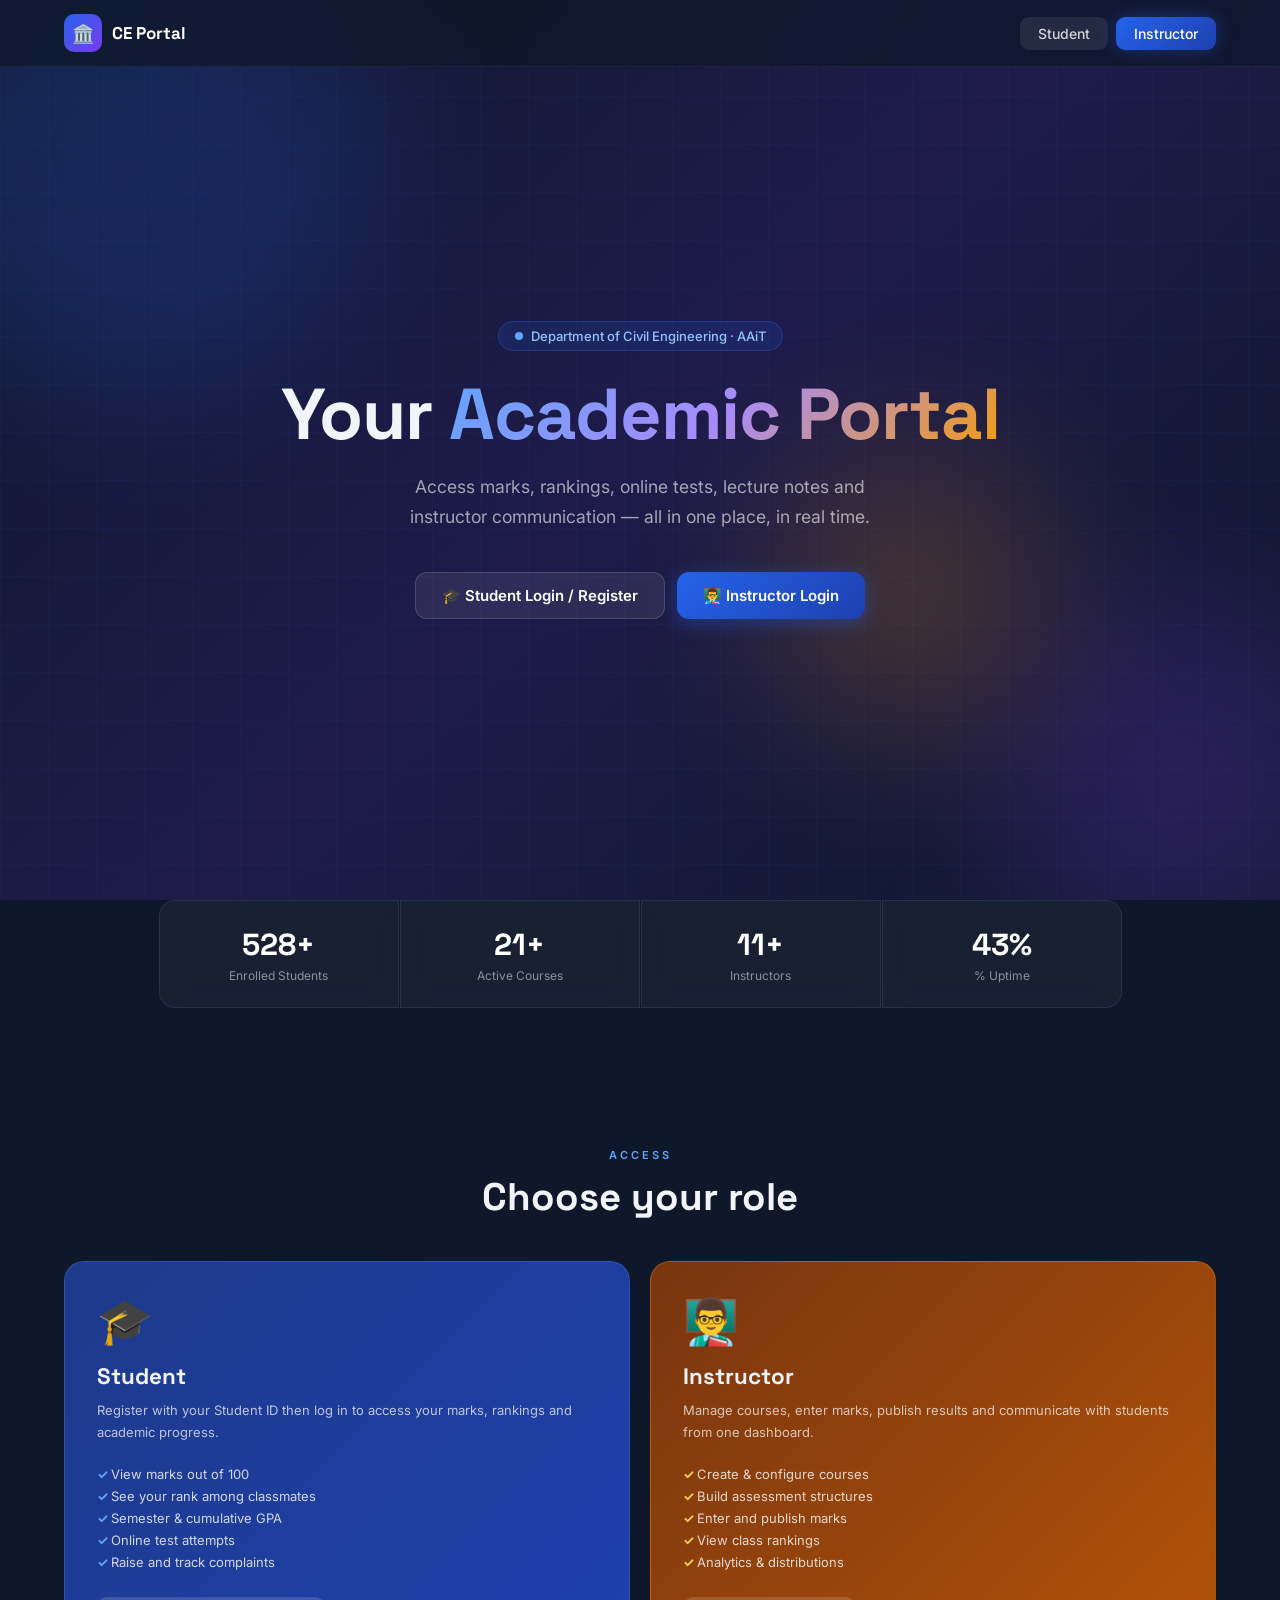
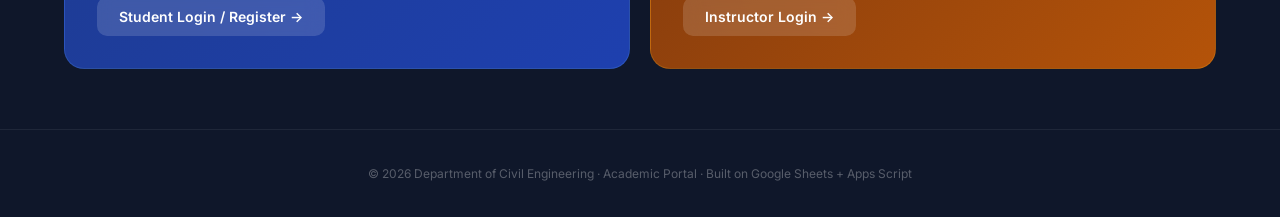
<file: index.html>
<!DOCTYPE html>
<html lang="en" data-theme="dark">
<head>
  <meta charset="UTF-8" />
  <meta name="viewport" content="width=device-width, initial-scale=1.0" />
  <title>CE Department Portal</title>
  <link rel="preconnect" href="https://fonts.googleapis.com" />
  <link href="https://fonts.googleapis.com/css2?family=Inter:wght@300;400;500;600;700;800&family=Space+Grotesk:wght@500;700&display=swap" rel="stylesheet" />
  <style>
    :root {
      --blue:#2563EB; --blue-dk:#1E40AF; --amber:#F59E0B;
      --green:#10B981; --red:#EF4444; --purple:#7C3AED;
      --radius:16px; --radius-sm:10px; --tr:.22s ease;
    }
    [data-theme="dark"]{
      --bg:#0F172A; --bg2:#1E293B; --bg3:#334155;
      --border:rgba(255,255,255,.08); --text:#F1F5F9;
      --text2:#94A3B8; --card:rgba(30,41,59,.9); --glass:rgba(255,255,255,.05);
    }
    [data-theme="light"]{
      --bg:#F8FAFC; --bg2:#fff; --bg3:#E2E8F0;
      --border:rgba(0,0,0,.08); --text:#0F172A;
      --text2:#64748B; --card:#fff; --glass:rgba(0,0,0,.03);
    }
    *,*::before,*::after{box-sizing:border-box;margin:0;padding:0}
    html{scroll-behavior:smooth}
    body{font-family:'Inter',sans-serif;background:var(--bg);color:var(--text);min-height:100vh;overflow-x:hidden;transition:background var(--tr),color var(--tr)}

    /* BG */
    .bg-canvas{position:fixed;inset:0;z-index:0;background:linear-gradient(135deg,#0F172A,#1E1B4B,#0F172A);overflow:hidden}
    .bg-canvas::before{content:'';position:absolute;inset:0;background-image:linear-gradient(rgba(37,99,235,.05) 1px,transparent 1px),linear-gradient(90deg,rgba(37,99,235,.05) 1px,transparent 1px);background-size:48px 48px}
    .blob{position:absolute;border-radius:50%;filter:blur(80px);opacity:.2;animation:drift 18s ease-in-out infinite alternate}
    .blob-1{width:500px;height:500px;background:#2563EB;top:-100px;left:-120px}
    .blob-2{width:380px;height:380px;background:#7C3AED;bottom:-80px;right:-100px;animation-delay:-6s}
    .blob-3{width:280px;height:280px;background:#F59E0B;top:50%;left:60%;animation-delay:-12s}
    @keyframes drift{from{transform:translate(0,0) scale(1)}to{transform:translate(40px,30px) scale(1.08)}}

    /* NAV */
    nav{position:fixed;top:0;left:0;right:0;z-index:100;display:flex;align-items:center;justify-content:space-between;padding:14px 5%;background:rgba(15,23,42,.75);backdrop-filter:blur(20px);border-bottom:1px solid rgba(255,255,255,.06)}
    .nav-brand{display:flex;align-items:center;gap:10px;text-decoration:none}
    .nav-logo{width:38px;height:38px;border-radius:10px;background:linear-gradient(135deg,#2563EB,#7C3AED);display:grid;place-items:center;font-size:18px}
    .nav-brand span{font-family:'Space Grotesk',sans-serif;font-weight:700;font-size:17px;color:#fff}
    .nav-right{display:flex;gap:8px}
    .nav-btn{padding:8px 18px;border-radius:9px;font-size:14px;font-weight:500;cursor:pointer;border:none;font-family:inherit;transition:all var(--tr)}
    .nav-btn.ghost{background:rgba(255,255,255,.08);color:rgba(255,255,255,.8)}
    .nav-btn.ghost:hover{background:rgba(255,255,255,.14);color:#fff}
    .nav-btn.primary{background:linear-gradient(135deg,#2563EB,#1E40AF);color:#fff;box-shadow:0 0 18px rgba(37,99,235,.35)}
    .nav-btn.primary:hover{transform:translateY(-1px);box-shadow:0 4px 20px rgba(37,99,235,.5)}

    /* HERO */
    .hero{position:relative;z-index:1;min-height:100vh;display:flex;flex-direction:column;align-items:center;justify-content:center;text-align:center;padding:120px 5% 80px}
    .hero-badge{display:inline-flex;align-items:center;gap:8px;padding:6px 16px;border-radius:999px;background:rgba(37,99,235,.15);border:1px solid rgba(37,99,235,.35);font-size:13px;font-weight:500;color:#93C5FD;margin-bottom:24px;animation:fadeUp .6s ease both}
    .badge-dot{width:8px;height:8px;border-radius:50%;background:#60A5FA;animation:pulse-dot 2s ease infinite}
    @keyframes pulse-dot{0%,100%{opacity:1;transform:scale(1)}50%{opacity:.4;transform:scale(1.4)}}
    .hero h1{font-family:'Space Grotesk',sans-serif;font-size:clamp(2.2rem,6vw,4.5rem);font-weight:700;line-height:1.1;letter-spacing:-1px;animation:fadeUp .6s .1s ease both}
    .hero h1 .accent{background:linear-gradient(135deg,#60A5FA,#A78BFA,#F59E0B);-webkit-background-clip:text;-webkit-text-fill-color:transparent}
    .hero-sub{max-width:520px;margin:18px auto 0;font-size:clamp(.95rem,2vw,1.1rem);color:rgba(255,255,255,.6);line-height:1.7;animation:fadeUp .6s .2s ease both}
    .hero-cta{display:flex;flex-wrap:wrap;gap:12px;justify-content:center;margin-top:40px;animation:fadeUp .6s .3s ease both}
    .cta-btn{display:inline-flex;align-items:center;gap:9px;padding:13px 26px;border-radius:12px;font-size:15px;font-weight:600;text-decoration:none;transition:all .25s;cursor:pointer;border:none;font-family:inherit}
    .cta-blue{background:linear-gradient(135deg,#2563EB,#1E40AF);color:#fff;box-shadow:0 4px 20px rgba(37,99,235,.4)}
    .cta-blue:hover{transform:translateY(-2px);box-shadow:0 8px 28px rgba(37,99,235,.5)}
    .cta-glass{background:rgba(255,255,255,.08);border:1px solid rgba(255,255,255,.14);color:#fff;backdrop-filter:blur(10px)}
    .cta-glass:hover{background:rgba(255,255,255,.13);transform:translateY(-2px)}

    /* STATS */
    .stats-bar{position:relative;z-index:1;display:flex;flex-wrap:wrap;justify-content:center;gap:1px;margin:0 5% 80px}
    .stat-cell{flex:1 1 160px;max-width:240px;background:rgba(255,255,255,.04);border:1px solid rgba(255,255,255,.08);backdrop-filter:blur(12px);padding:24px 20px;text-align:center;transition:background .2s,transform .2s}
    .stat-cell:first-child{border-radius:var(--radius) 0 0 var(--radius)}
    .stat-cell:last-child{border-radius:0 var(--radius) var(--radius) 0}
    .stat-cell:hover{background:rgba(37,99,235,.10);transform:translateY(-3px)}
    .stat-num{font-family:'Space Grotesk',sans-serif;font-size:1.9rem;font-weight:700;color:#fff}
    .stat-lbl{font-size:12px;color:rgba(255,255,255,.5);margin-top:4px}

    /* ROLE CARDS */
    .section{position:relative;z-index:1;padding:60px 5%}
    .section-label{text-align:center;font-size:11px;font-weight:600;letter-spacing:3px;text-transform:uppercase;color:#60A5FA;margin-bottom:10px}
    .section-title{text-align:center;font-family:'Space Grotesk',sans-serif;font-size:clamp(1.6rem,3vw,2.5rem);font-weight:700;margin-bottom:40px}
    .role-grid{display:grid;gap:20px;grid-template-columns:repeat(auto-fit,minmax(280px,1fr))}
    .role-card{border-radius:20px;padding:32px;position:relative;overflow:hidden;transition:transform .25s,box-shadow .25s;cursor:pointer}
    .role-card:hover{transform:translateY(-5px);box-shadow:0 28px 56px rgba(0,0,0,.4)}
    .role-card.student{background:linear-gradient(135deg,#1E3A8A,#1E40AF);border:1px solid rgba(96,165,250,.2)}
    .role-card.instructor{background:linear-gradient(135deg,#78350F,#B45309);border:1px solid rgba(251,191,36,.2)}
    .role-icon{font-size:2.8rem;margin-bottom:14px}
    .role-card h3{font-family:'Space Grotesk',sans-serif;font-size:1.4rem;font-weight:700;margin-bottom:8px}
    .role-card p{font-size:13px;color:rgba(255,255,255,.7);line-height:1.7;margin-bottom:20px}
    .role-card ul{list-style:none;margin-bottom:24px}
    .role-card ul li{font-size:13px;color:rgba(255,255,255,.8);padding:3px 0}
    .role-card.student ul li::before{content:'✓ ';color:#60A5FA;font-weight:700}
    .role-card.instructor ul li::before{content:'✓ ';color:#FCD34D;font-weight:700}
    .role-action-btn{display:inline-flex;align-items:center;gap:8px;padding:11px 22px;border-radius:10px;font-size:14px;font-weight:600;background:rgba(255,255,255,.15);color:#fff;border:none;cursor:pointer;font-family:inherit;transition:all .2s;backdrop-filter:blur(8px)}
    .role-action-btn:hover{background:rgba(255,255,255,.25);transform:translateX(4px)}

    /* MODAL */
    .modal-overlay{position:fixed;inset:0;z-index:200;background:rgba(0,0,0,.75);backdrop-filter:blur(10px);display:grid;place-items:center;padding:20px;opacity:0;pointer-events:none;transition:opacity .25s}
    .modal-overlay.open{opacity:1;pointer-events:all}
    .modal{background:#1E293B;border:1px solid rgba(255,255,255,.10);border-radius:22px;padding:36px;width:100%;max-width:440px;transform:translateY(20px) scale(.97);transition:transform .25s;position:relative;max-height:90vh;overflow-y:auto}
    .modal-overlay.open .modal{transform:translateY(0) scale(1)}
    .modal-close{position:absolute;top:14px;right:14px;background:rgba(255,255,255,.08);border:none;color:#fff;width:32px;height:32px;border-radius:8px;cursor:pointer;font-size:18px;display:grid;place-items:center}
    .modal-close:hover{background:rgba(255,255,255,.14)}
    .modal h2{font-family:'Space Grotesk',sans-serif;font-size:1.4rem;font-weight:700;margin-bottom:4px}
    .modal-sub{font-size:13px;color:#94A3B8;margin-bottom:24px}

    /* TABS inside modal */
    .modal-tabs{display:flex;gap:4px;padding:4px;background:rgba(255,255,255,.05);border-radius:10px;margin-bottom:22px}
    .modal-tab{flex:1;padding:8px;border-radius:8px;border:none;background:transparent;color:#94A3B8;font-size:14px;font-weight:500;cursor:pointer;font-family:inherit;transition:all var(--tr)}
    .modal-tab.active{background:rgba(255,255,255,.10);color:#fff}

    /* FORM */
    .form-group{margin-bottom:15px}
    .form-group label{display:block;font-size:12px;font-weight:500;color:#94A3B8;margin-bottom:5px}
    .form-group .inp-wrap{position:relative}
    .form-group input,.form-group select{width:100%;padding:11px 14px;border-radius:9px;background:rgba(255,255,255,.06);border:1px solid rgba(255,255,255,.12);color:#fff;font-size:14px;font-family:'Inter',sans-serif;outline:none;transition:border .2s,box-shadow .2s}
    .form-group input:focus,.form-group select:focus{border-color:#2563EB;box-shadow:0 0 0 3px rgba(37,99,235,.2)}
    .form-group input::placeholder{color:rgba(255,255,255,.3)}
    .form-group select option{background:#1E293B;color:#fff}
    .pw-toggle{position:absolute;right:12px;top:50%;transform:translateY(-50%);background:none;border:none;color:rgba(255,255,255,.4);cursor:pointer;font-size:16px;padding:4px}
    .form-row{display:grid;grid-template-columns:1fr 1fr;gap:12px}
    .submit-btn{width:100%;padding:13px;border-radius:10px;border:none;color:#fff;font-size:15px;font-weight:600;cursor:pointer;font-family:'Inter',sans-serif;transition:all .2s;margin-top:4px}
    .submit-btn.blue{background:linear-gradient(135deg,#2563EB,#1E40AF)}
    .submit-btn.blue:hover{transform:translateY(-1px);box-shadow:0 6px 20px rgba(37,99,235,.4)}
    .submit-btn.amber{background:linear-gradient(135deg,#F59E0B,#B45309)}
    .submit-btn.amber:hover{transform:translateY(-1px);box-shadow:0 6px 20px rgba(245,158,11,.4)}
    .err-msg{font-size:12px;color:#F87171;margin-top:8px;display:none;text-align:center}
    .success-msg{font-size:12px;color:#6EE7B7;margin-top:8px;display:none;text-align:center}
    .divider{display:flex;align-items:center;gap:10px;margin:16px 0;color:rgba(255,255,255,.25);font-size:12px}
    .divider::before,.divider::after{content:'';flex:1;height:1px;background:rgba(255,255,255,.10)}

    /* FOOTER */
    footer{position:relative;z-index:1;border-top:1px solid rgba(255,255,255,.07);padding:36px 5%;text-align:center;color:rgba(255,255,255,.3);font-size:12px}

    /* ANIMATIONS */
    @keyframes fadeUp{from{opacity:0;transform:translateY(20px)}to{opacity:1;transform:translateY(0)}}
    .reveal{opacity:0;transform:translateY(24px);transition:opacity .6s ease,transform .6s ease}
    .reveal.visible{opacity:1;transform:translateY(0)}

    /* RESPONSIVE */
    @media(max-width:640px){
      .nav-right .nav-btn.ghost{display:none}
      .stat-cell:first-child,.stat-cell:last-child{border-radius:var(--radius)}
      .form-row{grid-template-columns:1fr}
    }
  </style>
</head>
<body>

<div class="bg-canvas">
  <div class="blob blob-1"></div>
  <div class="blob blob-2"></div>
  <div class="blob blob-3"></div>
</div>

<nav>
  <a class="nav-brand" href="#">
    <div class="nav-logo">🏛️</div>
    <span>CE Portal</span>
  </a>
  <div class="nav-right">
    <button class="nav-btn ghost" onclick="openModal('student')">Student</button>
    <button class="nav-btn primary" onclick="openModal('instructor')">Instructor</button>
  </div>
</nav>

<section class="hero">
  <div class="hero-badge"><span class="badge-dot"></span>Department of Civil Engineering · AAiT</div>
  <h1>Your <span class="accent">Academic Portal</span></h1>
  <p class="hero-sub">Access marks, rankings, online tests, lecture notes and instructor communication — all in one place, in real time.</p>
  <div class="hero-cta">
    <button class="cta-btn cta-glass" onclick="openModal('student')">🎓 Student Login / Register</button>
    <button class="cta-btn cta-blue" onclick="openModal('instructor')">👨‍🏫 Instructor Login</button>
  </div>
</section>

<div class="stats-bar reveal">
  <div class="stat-cell"><div class="stat-num" data-count="1200">0</div><div class="stat-lbl">Enrolled Students</div></div>
  <div class="stat-cell"><div class="stat-num" data-count="48">0</div><div class="stat-lbl">Active Courses</div></div>
  <div class="stat-cell"><div class="stat-num" data-count="24">0</div><div class="stat-lbl">Instructors</div></div>
  <div class="stat-cell"><div class="stat-num" data-count="99">0</div><div class="stat-lbl">% Uptime</div></div>
</div>

<section class="section">
  <div class="section-label">Access</div>
  <div class="section-title reveal">Choose your role</div>
  <div class="role-grid">
    <div class="role-card student reveal" onclick="openModal('student')">
      <div class="role-icon">🎓</div>
      <h3>Student</h3>
      <p>Register with your Student ID then log in to access your marks, rankings and academic progress.</p>
      <ul>
        <li>View marks out of 100</li>
        <li>See your rank among classmates</li>
        <li>Semester & cumulative GPA</li>
        <li>Online test attempts</li>
        <li>Raise and track complaints</li>
      </ul>
      <button class="role-action-btn">Student Login / Register →</button>
    </div>
    <div class="role-card instructor reveal" onclick="openModal('instructor')">
      <div class="role-icon">👨‍🏫</div>
      <h3>Instructor</h3>
      <p>Manage courses, enter marks, publish results and communicate with students from one dashboard.</p>
      <ul>
        <li>Create & configure courses</li>
        <li>Build assessment structures</li>
        <li>Enter and publish marks</li>
        <li>View class rankings</li>
        <li>Analytics & distributions</li>
      </ul>
      <button class="role-action-btn">Instructor Login →</button>
    </div>
  </div>
</section>

<footer>© 2026 Department of Civil Engineering · Academic Portal · Built on Google Sheets + Apps Script</footer>

<!-- ═══ STUDENT MODAL ═══ -->
<div class="modal-overlay" id="modal-student">
  <div class="modal">
    <button class="modal-close" onclick="closeModal('student')">✕</button>
    <h2>🎓 Student Portal</h2>
    <p class="modal-sub">Login to your account or create a new one</p>

    <div class="modal-tabs">
      <button class="modal-tab active" id="s-tab-login" onclick="switchTab('student','login')">Login</button>
      <button class="modal-tab" id="s-tab-register" onclick="switchTab('student','register')">Register</button>
    </div>

    <!-- LOGIN FORM -->
    <div id="s-login">
      <div class="form-group">
        <label>Student ID</label>
        <input type="text" id="s-login-id" placeholder="e.g. UGR/82533/16" autocomplete="username" />
      </div>
      <div class="form-group">
        <label>Password</label>
        <div class="inp-wrap">
          <input type="password" id="s-login-pw" placeholder="••••••••" autocomplete="current-password" />
          <button class="pw-toggle" onclick="togglePw('s-login-pw',this)" tabindex="-1">👁</button>
        </div>
      </div>
      <div style="display:flex;justify-content:space-between;align-items:center;margin-bottom:18px">
        <label style="display:flex;align-items:center;gap:7px;font-size:13px;color:#94A3B8;cursor:pointer"><input type="checkbox" style="accent-color:#2563EB"> Remember me</label>
        <a href="#" style="font-size:13px;color:#60A5FA">Forgot password?</a>
      </div>
      <button class="submit-btn blue" onclick="studentLogin()">Sign In</button>
      <p class="err-msg" id="s-login-err"></p>
      <div class="divider">or</div>
      <p style="text-align:center;font-size:13px;color:#94A3B8">Don't have an account? <span style="color:#60A5FA;cursor:pointer" onclick="switchTab('student','register')">Register here</span></p>
    </div>

    <!-- REGISTER FORM -->
    <div id="s-register" style="display:none">
      <div class="form-row">
        <div class="form-group">
          <label>First Name *</label>
          <input type="text" id="s-reg-fname" placeholder="Abomsa" />
        </div>
        <div class="form-group">
          <label>Last Name *</label>
          <input type="text" id="s-reg-lname" placeholder="Dida" />
        </div>
      </div>
      <div class="form-group">
        <label>Student ID *</label>
        <input type="text" id="s-reg-id" placeholder="e.g. UGR/82533/16" />
      </div>
      <div class="form-group">
        <label>Email</label>
        <input type="email" id="s-reg-email" placeholder="you@student.aait.edu.et" />
      </div>
      <div class="form-group">
        <label>Department</label>
        <select id="s-reg-dept">
          <option>Civil Engineering</option>
          <option>Electrical Engineering</option>
          <option>Mechanical Engineering</option>
          <option>Computer Engineering</option>
          <option>Chemical Engineering</option>
        </select>
      </div>
      <div class="form-group">
        <label>Year of Study</label>
        <select id="s-reg-year">
          <option>1st Year</option>
          <option>2nd Year</option>
          <option>3rd Year</option>
          <option>4th Year</option>
          <option>5th Year</option>
        </select>
      </div>
      <div class="form-group">
        <label>Password * (min 6 characters)</label>
        <div class="inp-wrap">
          <input type="password" id="s-reg-pw" placeholder="Create a strong password" />
          <button class="pw-toggle" onclick="togglePw('s-reg-pw',this)" tabindex="-1">👁</button>
        </div>
      </div>
      <div class="form-group">
        <label>Confirm Password *</label>
        <div class="inp-wrap">
          <input type="password" id="s-reg-pw2" placeholder="Repeat your password" />
          <button class="pw-toggle" onclick="togglePw('s-reg-pw2',this)" tabindex="-1">👁</button>
        </div>
      </div>
      <button class="submit-btn blue" onclick="studentRegister()">Create Account</button>
      <p class="err-msg" id="s-reg-err"></p>
      <p class="success-msg" id="s-reg-ok"></p>
      <div class="divider">or</div>
      <p style="text-align:center;font-size:13px;color:#94A3B8">Already have an account? <span style="color:#60A5FA;cursor:pointer" onclick="switchTab('student','login')">Login here</span></p>
    </div>
  </div>
</div>

<!-- ═══ INSTRUCTOR MODAL ═══ -->
<div class="modal-overlay" id="modal-instructor">
  <div class="modal">
    <button class="modal-close" onclick="closeModal('instructor')">✕</button>
    <h2>👨‍🏫 Instructor Portal</h2>
    <p class="modal-sub">Enter your faculty credentials to continue</p>

    <div class="modal-tabs">
      <button class="modal-tab active" id="i-tab-login" onclick="switchTab('instructor','login')">Login</button>
      <button class="modal-tab" id="i-tab-register" onclick="switchTab('instructor','register')">Register</button>
    </div>

    <!-- LOGIN -->
    <div id="i-login">
      <div class="form-group">
        <label>Instructor ID</label>
        <input type="text" id="i-login-id" placeholder="e.g. INS/001/24" autocomplete="username" />
      </div>
      <div class="form-group">
        <label>Password</label>
        <div class="inp-wrap">
          <input type="password" id="i-login-pw" placeholder="••••••••" autocomplete="current-password" />
          <button class="pw-toggle" onclick="togglePw('i-login-pw',this)" tabindex="-1">👁</button>
        </div>
      </div>
      <button class="submit-btn amber" onclick="instructorLogin()">Sign In</button>
      <p class="err-msg" id="i-login-err"></p>
      <div class="divider">or</div>
      <p style="text-align:center;font-size:13px;color:#94A3B8">New instructor? <span style="color:#FCD34D;cursor:pointer" onclick="switchTab('instructor','register')">Register here</span></p>
    </div>

    <!-- REGISTER -->
    <div id="i-register" style="display:none">
      <div class="form-row">
        <div class="form-group">
          <label>First Name *</label>
          <input type="text" id="i-reg-fname" placeholder="Tesfaye" />
        </div>
        <div class="form-group">
          <label>Last Name *</label>
          <input type="text" id="i-reg-lname" placeholder="Alemu" />
        </div>
      </div>
      <div class="form-group">
        <label>Instructor ID *</label>
        <input type="text" id="i-reg-id" placeholder="e.g. INS/001/24" />
      </div>
      <div class="form-group">
        <label>Email *</label>
        <input type="email" id="i-reg-email" placeholder="you@aait.edu.et" />
      </div>
      <div class="form-group">
        <label>Specialization</label>
        <select id="i-reg-spec">
          <option>Highway Engineering</option>
          <option>Structural Engineering</option>
          <option>Geotechnical Engineering</option>
          <option>Fluid Mechanics</option>
          <option>Construction Management</option>
          <option>Environmental Engineering</option>
        </select>
      </div>
      <div class="form-group">
        <label>Password * (min 6 characters)</label>
        <div class="inp-wrap">
          <input type="password" id="i-reg-pw" placeholder="Create a strong password" />
          <button class="pw-toggle" onclick="togglePw('i-reg-pw',this)" tabindex="-1">👁</button>
        </div>
      </div>
      <div class="form-group">
        <label>Confirm Password *</label>
        <div class="inp-wrap">
          <input type="password" id="i-reg-pw2" placeholder="Repeat your password" />
          <button class="pw-toggle" onclick="togglePw('i-reg-pw2',this)" tabindex="-1">👁</button>
        </div>
      </div>
      <button class="submit-btn amber" onclick="instructorRegister()">Create Account</button>
      <p class="err-msg" id="i-reg-err"></p>
      <p class="success-msg" id="i-reg-ok"></p>
    </div>
  </div>
</div>

<script>
/* ── CONFIG ── */
const SCRIPT_URL = localStorage.getItem('script_url') || 'YOUR_APPS_SCRIPT_URL_HERE';

/* ── LOCAL USER STORE (fallback when API not set) ── */
const Store = {
  key: 'ce_portal_users',
  getAll(){ try{ return JSON.parse(localStorage.getItem(this.key)||'{}') }catch{ return {} } },
  get(id){ return this.getAll()[id] || null },
  save(id, data){ const all=this.getAll(); all[id]=data; localStorage.setItem(this.key, JSON.stringify(all)) },
  exists(id){ return !!this.get(id) },
};

/* ── HELPERS ── */
function togglePw(id, btn){
  const inp=document.getElementById(id);
  const show=inp.type==='password';
  inp.type=show?'text':'password';
  btn.textContent=show?'🙈':'👁';
}

function showErr(id, msg){
  const el=document.getElementById(id);
  el.textContent=msg; el.style.display='block';
  setTimeout(()=>el.style.display='none', 4000);
}

function showSuccess(id, msg){
  const el=document.getElementById(id);
  el.textContent=msg; el.style.display='block';
}

function openModal(role){
  document.getElementById('modal-'+role).classList.add('open');
}
function closeModal(role){
  document.getElementById('modal-'+role).classList.remove('open');
}

document.querySelectorAll('.modal-overlay').forEach(el=>{
  el.addEventListener('click', e=>{ if(e.target===el) el.classList.remove('open') });
});
document.addEventListener('keydown', e=>{
  if(e.key==='Escape') document.querySelectorAll('.modal-overlay.open').forEach(m=>m.classList.remove('open'));
});

function switchTab(role, tab){
  const prefix = role==='student' ? 's' : 'i';
  document.getElementById(`${prefix}-login`).style.display    = tab==='login'    ? '' : 'none';
  document.getElementById(`${prefix}-register`).style.display = tab==='register' ? '' : 'none';
  document.getElementById(`${prefix}-tab-login`).classList.toggle('active',   tab==='login');
  document.getElementById(`${prefix}-tab-register`).classList.toggle('active', tab==='register');
}

/* ── STUDENT REGISTER ── */
async function studentRegister(){
  const fname = document.getElementById('s-reg-fname').value.trim();
  const lname = document.getElementById('s-reg-lname').value.trim();
  const id    = document.getElementById('s-reg-id').value.trim();
  const email = document.getElementById('s-reg-email').value.trim();
  const dept  = document.getElementById('s-reg-dept').value;
  const year  = document.getElementById('s-reg-year').value;
  const pw    = document.getElementById('s-reg-pw').value;
  const pw2   = document.getElementById('s-reg-pw2').value;

  if (!fname||!lname||!id||!pw)        { showErr('s-reg-err','Please fill in all required fields.'); return; }
  if (pw.length < 6)                   { showErr('s-reg-err','Password must be at least 6 characters.'); return; }
  if (pw !== pw2)                      { showErr('s-reg-err','Passwords do not match.'); return; }
  if (!/^UGR\/\d+\/\d+$/.test(id) && id.length < 3) { showErr('s-reg-err','Enter a valid Student ID.'); return; }

  // Try API first
  if (SCRIPT_URL !== 'YOUR_APPS_SCRIPT_URL_HERE') {
    try {
      const res  = await fetch(SCRIPT_URL, {
        method:'POST', headers:{'Content-Type':'application/json'},
        body: JSON.stringify({ action:'registerStudent', id, fname, lname, email, dept, year, password:pw })
      });
      const data = await res.json();
      if (!data.success) { showErr('s-reg-err', data.error||'Registration failed.'); return; }
    } catch { /* fall through to local */ }
  }

  // Local store
  if (Store.exists('s_'+id)) { showErr('s-reg-err','A student with this ID already exists.'); return; }
  Store.save('s_'+id, { role:'student', id, name:`${fname} ${lname}`, email, dept, year, pw });

  showSuccess('s-reg-ok', `✅ Account created! You can now login, ${fname}.`);
  setTimeout(()=>{ switchTab('student','login'); document.getElementById('s-login-id').value=id; }, 2000);
}

/* ── INSTRUCTOR REGISTER ── */
async function instructorRegister(){
  const fname = document.getElementById('i-reg-fname').value.trim();
  const lname = document.getElementById('i-reg-lname').value.trim();
  const id    = document.getElementById('i-reg-id').value.trim();
  const email = document.getElementById('i-reg-email').value.trim();
  const spec  = document.getElementById('i-reg-spec').value;
  const pw    = document.getElementById('i-reg-pw').value;
  const pw2   = document.getElementById('i-reg-pw2').value;

  if (!fname||!lname||!id||!email||!pw) { showErr('i-reg-err','Please fill in all required fields.'); return; }
  if (pw.length < 6)                    { showErr('i-reg-err','Password must be at least 6 characters.'); return; }
  if (pw !== pw2)                       { showErr('i-reg-err','Passwords do not match.'); return; }

  if (SCRIPT_URL !== 'YOUR_APPS_SCRIPT_URL_HERE') {
    try {
      const res  = await fetch(SCRIPT_URL, {
        method:'POST', headers:{'Content-Type':'application/json'},
        body: JSON.stringify({ action:'registerInstructor', id, fname, lname, email, spec, password:pw })
      });
      const data = await res.json();
      if (!data.success) { showErr('i-reg-err', data.error||'Registration failed.'); return; }
    } catch {}
  }

  if (Store.exists('i_'+id)) { showErr('i-reg-err','An instructor with this ID already exists.'); return; }
  Store.save('i_'+id, { role:'instructor', id, name:`Dr. ${fname} ${lname}`, email, spec, pw });

  showSuccess('i-reg-ok', `✅ Account created! You can now login, Dr. ${lname}.`);
  setTimeout(()=>{ switchTab('instructor','login'); document.getElementById('i-login-id').value=id; }, 2000);
}

/* ── STUDENT LOGIN ── */
async function studentLogin(){
  const id = document.getElementById('s-login-id').value.trim();
  const pw = document.getElementById('s-login-pw').value;
  if (!id||!pw) { showErr('s-login-err','Please fill in all fields.'); return; }

  // Try API
  if (SCRIPT_URL !== 'YOUR_APPS_SCRIPT_URL_HERE') {
    try {
      const res  = await fetch(`${SCRIPT_URL}?action=login&role=student&id=${encodeURIComponent(id)}&pw=${encodeURIComponent(pw)}`);
      const data = await res.json();
      if (data.success) {
        sessionStorage.setItem('portal_role','student');
        sessionStorage.setItem('portal_user', data.id||id);
        sessionStorage.setItem('portal_name', data.name||id);
        sessionStorage.setItem('portal_token', data.token||'');
        window.location.href='student-dashboard.html'; return;
      } else { showErr('s-login-err', data.error||'Login failed.'); return; }
    } catch {}
  }

  // Local fallback
  const user = Store.get('s_'+id);
  if (!user)       { showErr('s-login-err','Student ID not found. Please register first.'); return; }
  if (user.pw!==pw){ showErr('s-login-err','Incorrect password. Please try again.'); return; }

  sessionStorage.setItem('portal_role','student');
  sessionStorage.setItem('portal_user', id);
  sessionStorage.setItem('portal_name', user.name||id);
  sessionStorage.setItem('portal_token','local');
  window.location.href='student-dashboard.html';
}

/* ── INSTRUCTOR LOGIN ── */
async function instructorLogin(){
  const id = document.getElementById('i-login-id').value.trim();
  const pw = document.getElementById('i-login-pw').value;
  if (!id||!pw) { showErr('i-login-err','Please fill in all fields.'); return; }

  if (SCRIPT_URL !== 'YOUR_APPS_SCRIPT_URL_HERE') {
    try {
      const res  = await fetch(`${SCRIPT_URL}?action=login&role=instructor&id=${encodeURIComponent(id)}&pw=${encodeURIComponent(pw)}`);
      const data = await res.json();
      if (data.success) {
        sessionStorage.setItem('portal_role','instructor');
        sessionStorage.setItem('portal_user', data.id||id);
        sessionStorage.setItem('portal_name', data.name||id);
        sessionStorage.setItem('portal_token', data.token||'');
        window.location.href='instructor-dashboard.html'; return;
      } else { showErr('i-login-err', data.error||'Login failed.'); return; }
    } catch {}
  }

  const user = Store.get('i_'+id);
  if (!user)        { showErr('i-login-err','Instructor ID not found. Please register first.'); return; }
  if (user.pw !== pw){ showErr('i-login-err','Incorrect password. Please try again.'); return; }

  sessionStorage.setItem('portal_role','instructor');
  sessionStorage.setItem('portal_user', id);
  sessionStorage.setItem('portal_name', user.name||id);
  sessionStorage.setItem('portal_token','local');
  window.location.href='instructor-dashboard.html';
}

/* ── COUNTER ANIMATION ── */
function animateCounter(el){
  const target=parseInt(el.dataset.count);
  const suffix=el.dataset.count==='99'?'%':'+';
  const duration=1600; const step=target/(duration/16);
  let current=0;
  const timer=setInterval(()=>{
    current=Math.min(current+step,target);
    el.textContent=Math.round(current)+suffix;
    if(current>=target) clearInterval(timer);
  },16);
}

/* ── REVEAL OBSERVER ── */
const obs=new IntersectionObserver(entries=>{
  entries.forEach(entry=>{
    if(!entry.isIntersecting) return;
    entry.target.classList.add('visible');
    entry.target.querySelectorAll('[data-count]').forEach(c=>{
      if(!c.dataset.animated){ c.dataset.animated='1'; animateCounter(c); }
    });
    obs.unobserve(entry.target);
  });
},{threshold:.12});
document.querySelectorAll('.reveal').forEach(el=>obs.observe(el));

/* ── AUTO OPEN ROLE FROM URL PARAM ── */
const urlRole=new URLSearchParams(location.search).get('role');
if(urlRole==='student') openModal('student');
if(urlRole==='instructor') openModal('instructor');
</script>
</body>
</html>
</file>
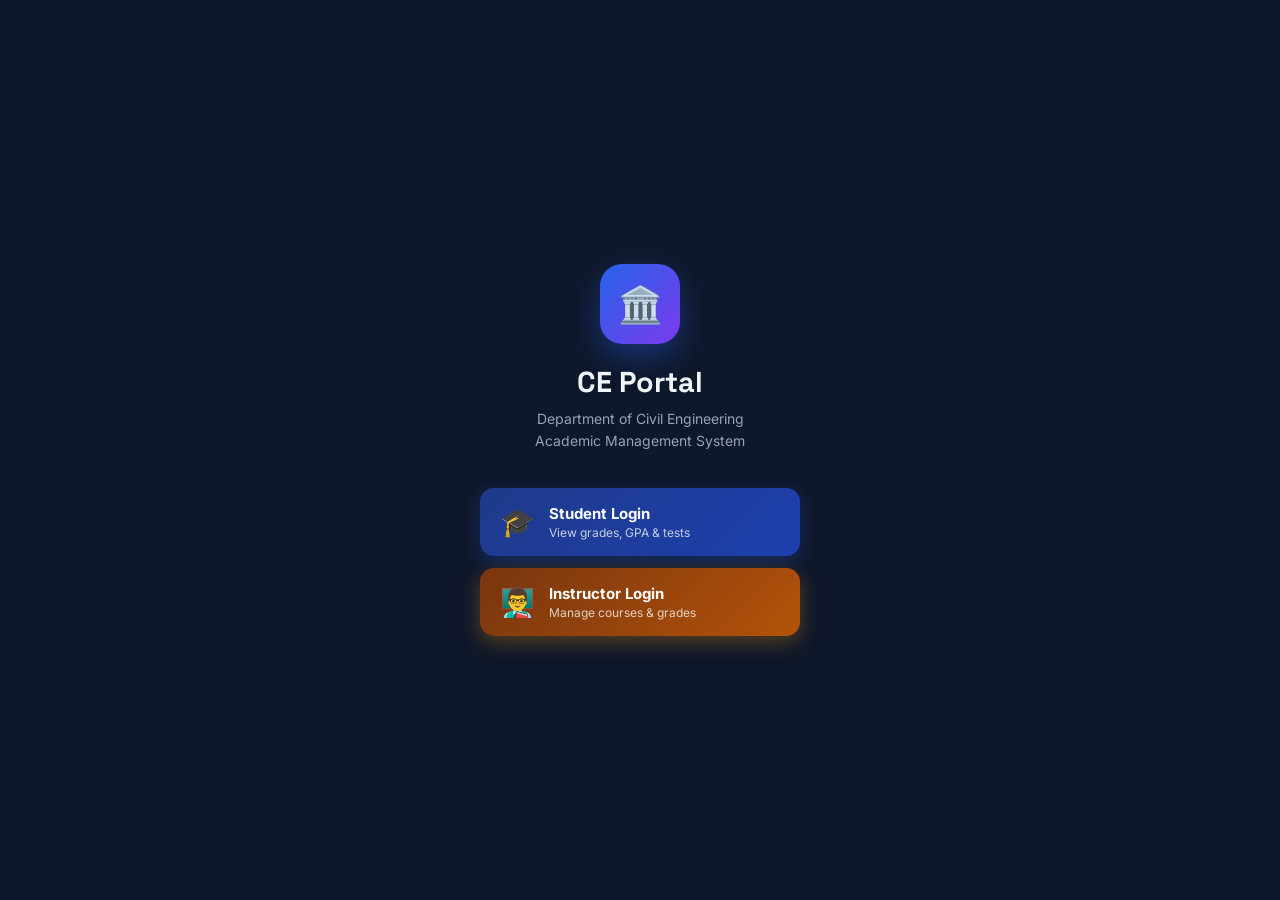
<file: telegram-mini-app/index.html>
<!DOCTYPE html>
<html lang="en" data-theme="dark">
<head>
  <meta charset="UTF-8" />
  <meta name="viewport" content="width=device-width, initial-scale=1.0, viewport-fit=cover" />
  <meta name="color-scheme" content="dark light" />
  <title>CE Department Portal</title>

  <!-- Telegram Mini App SDK — REQUIRED -->
  <script src="https://telegram.org/js/telegram-web-app.js"></script>

  <link rel="preconnect" href="https://fonts.googleapis.com" />
  <link href="https://fonts.googleapis.com/css2?family=Inter:wght@400;500;600;700&family=Space+Grotesk:wght@600;700&display=swap" rel="stylesheet" />

  <style>
    /* ═══════ TOKENS ═══════ */
    :root {
      --blue:   #2563EB; --blue-dk:#1E40AF;
      --amber:  #F59E0B; --amber-dk:#B45309;
      --green:  #10B981; --red:#EF4444;
      --purple: #7C3AED;
      --radius: 14px; --radius-sm:10px; --radius-xs:6px;
      --tr: .2s ease;
    }
    [data-theme="dark"] {
      --bg:#0F172A; --bg2:#1E293B; --bg3:#334155;
      --border:rgba(255,255,255,.08);
      --text:#F1F5F9; --text2:#94A3B8; --text3:#64748B;
      --card:rgba(30,41,59,.9); --glass:rgba(255,255,255,.05);
    }
    [data-theme="light"] {
      --bg:#F8FAFC; --bg2:#FFFFFF; --bg3:#E2E8F0;
      --border:rgba(0,0,0,.08);
      --text:#0F172A; --text2:#64748B; --text3:#94A3B8;
      --card:#FFFFFF; --glass:rgba(0,0,0,.03);
    }

    *,*::before,*::after{box-sizing:border-box;margin:0;padding:0}
    html{height:100%;overflow:hidden}
    body{
      font-family:'Inter',sans-serif;
      background:var(--bg); color:var(--text);
      height:100%; overflow:hidden;
      -webkit-font-smoothing:antialiased;
      /* Telegram safe-area */
      padding-top: env(safe-area-inset-top);
      padding-bottom: env(safe-area-inset-bottom);
    }

    /* ═══════ APP SHELL ═══════ */
    #app {
      display:flex; flex-direction:column;
      height:100vh; height:100dvh;
      overflow:hidden;
    }

    /* ═══════ HEADER ═══════ */
    .tg-header {
      display:flex; align-items:center; gap:12px;
      padding:14px 16px 12px;
      background:var(--bg2);
      border-bottom:1px solid var(--border);
      flex-shrink:0;
      position:relative;
    }
    .tg-header-back {
      width:34px; height:34px; border-radius:50%;
      background:var(--glass); border:none;
      color:var(--text2); font-size:18px; cursor:pointer;
      display:grid; place-items:center;
      transition:background var(--tr);
      flex-shrink:0;
    }
    .tg-header-back:hover{background:var(--bg3)}
    .tg-header-back.hidden{visibility:hidden; pointer-events:none}
    .tg-header-title {
      font-family:'Space Grotesk',sans-serif;
      font-size:17px; font-weight:700; flex:1;
    }
    .tg-header-subtitle {
      font-size:12px; color:var(--text2); margin-top:1px;
    }
    .tg-header-right {
      display:flex; align-items:center; gap:8px;
    }
    .hdr-btn {
      width:34px; height:34px; border-radius:50%;
      background:var(--glass); border:none;
      color:var(--text2); font-size:15px; cursor:pointer;
      display:grid; place-items:center;
      position:relative;
    }
    .hdr-badge {
      position:absolute; top:2px; right:2px;
      width:8px; height:8px; border-radius:50%;
      background:var(--red); border:2px solid var(--bg2);
    }

    /* ═══════ SCROLL AREA ═══════ */
    .scroll-area {
      flex:1; overflow-y:auto;
      -webkit-overflow-scrolling:touch;
      overscroll-behavior:contain;
      padding-bottom:80px;
    }
    .scroll-area::-webkit-scrollbar{display:none}

    /* ═══════ BOTTOM NAV ═══════ */
    .bottom-nav {
      position:fixed; bottom:0; left:0; right:0;
      background:var(--bg2);
      border-top:1px solid var(--border);
      display:flex;
      padding-bottom:env(safe-area-inset-bottom);
      z-index:50; flex-shrink:0;
    }
    .nav-tab {
      flex:1; display:flex; flex-direction:column;
      align-items:center; gap:3px;
      padding:10px 4px 8px;
      border:none; background:none;
      color:var(--text3); font-size:10px;
      font-weight:500; cursor:pointer;
      font-family:'Inter',sans-serif;
      transition:color var(--tr);
      position:relative;
    }
    .nav-tab .tab-icon{font-size:20px; line-height:1}
    .nav-tab.active{color:var(--blue)}
    .nav-tab.active .tab-icon{
      filter:drop-shadow(0 0 6px rgba(37,99,235,.5));
    }
    .nav-tab .tab-dot {
      position:absolute; top:8px; right:calc(50% - 14px);
      width:7px; height:7px; border-radius:50%;
      background:var(--red); border:1.5px solid var(--bg2);
    }

    /* ═══════ PAGE ═══════ */
    .page{display:none; padding:16px;}
    .page.active{display:block; animation:fadeIn .22s ease}
    @keyframes fadeIn{from{opacity:0;transform:translateY(6px)}to{opacity:1;transform:translateY(0)}}

    /* ═══════ CARDS ═══════ */
    .card{
      background:var(--card); border:1px solid var(--border);
      border-radius:var(--radius); overflow:hidden;
      margin-bottom:14px;
    }
    .card-header{
      padding:14px 16px; border-bottom:1px solid var(--border);
      display:flex; align-items:center; justify-content:space-between;
    }
    .card-title{font-size:14px; font-weight:600}
    .card-body{padding:16px}

    /* ═══════ STAT GRID ═══════ */
    .stat-grid{
      display:grid; grid-template-columns:1fr 1fr;
      gap:10px; margin-bottom:14px;
    }
    .stat-cell{
      background:var(--card); border:1px solid var(--border);
      border-radius:var(--radius-sm); padding:14px 12px;
      position:relative; overflow:hidden;
    }
    .stat-cell::after{
      content:''; position:absolute; top:0; right:0;
      width:50px; height:50px; border-radius:50%;
      opacity:.08; transform:translate(14px,-14px);
    }
    .stat-cell.blue::after{background:var(--blue)}
    .stat-cell.amber::after{background:var(--amber)}
    .stat-cell.green::after{background:var(--green)}
    .stat-cell.red::after{background:var(--red)}
    .stat-cell-icon{font-size:20px; margin-bottom:6px}
    .stat-cell-val{
      font-family:'Space Grotesk',sans-serif;
      font-size:1.5rem; font-weight:700; line-height:1;
    }
    .stat-cell-lbl{font-size:11px; color:var(--text2); margin-top:3px}

    /* ═══════ LIST ITEMS ═══════ */
    .list-item{
      display:flex; align-items:center; gap:12px;
      padding:13px 16px;
      border-bottom:1px solid var(--border);
    }
    .list-item:last-child{border-bottom:none}
    .list-icon{
      width:38px; height:38px; border-radius:10px;
      display:grid; place-items:center;
      font-size:18px; flex-shrink:0;
    }
    .list-content{flex:1; min-width:0}
    .list-title{font-size:14px; font-weight:500; white-space:nowrap; overflow:hidden; text-overflow:ellipsis}
    .list-sub{font-size:12px; color:var(--text2); margin-top:2px}
    .list-right{flex-shrink:0; text-align:right}

    /* ═══════ GRADE BADGES ═══════ */
    .gb{display:inline-block; padding:3px 9px; border-radius:999px; font-size:11px; font-weight:700}
    .gb-A{background:rgba(16,185,129,.15);color:#10B981}
    .gb-B{background:rgba(37,99,235,.15);color:#3B82F6}
    .gb-C{background:rgba(245,158,11,.15);color:#F59E0B}
    .gb-D{background:rgba(239,68,68,.12);color:#EF4444}
    .gb-F{background:rgba(239,68,68,.22);color:#EF4444}

    /* ═══════ PROGRESS ═══════ */
    .prog-wrap{margin-bottom:12px}
    .prog-label{display:flex;justify-content:space-between;font-size:12px;color:var(--text2);margin-bottom:4px}
    .prog-label b{color:var(--text)}
    .prog-bar{height:7px;background:var(--bg3);border-radius:999px;overflow:hidden}
    .prog-fill{height:100%;border-radius:999px;background:linear-gradient(90deg,#2563EB,#7C3AED);transition:width 1.2s ease}

    /* ═══════ GPA RING ═══════ */
    .gpa-ring-wrap{display:flex;flex-direction:column;align-items:center;padding:16px 0}
    .gpa-ring{width:130px;height:130px;position:relative;display:grid;place-items:center}
    .gpa-ring svg{position:absolute;inset:0;transform:rotate(-90deg)}
    .gpa-center{z-index:1;text-align:center}
    .gpa-num{font-family:'Space Grotesk',sans-serif;font-size:1.8rem;font-weight:700}
    .gpa-sub{font-size:11px;color:var(--text2)}
    .gpa-meta{display:flex;gap:28px;margin-top:12px;font-size:13px;text-align:center}
    .gpa-meta-val{font-weight:700;font-size:1rem}
    .gpa-meta-lbl{font-size:11px;color:var(--text2)}

    /* ═══════ BUTTONS ═══════ */
    .btn{
      display:inline-flex;align-items:center;gap:8px;
      padding:11px 18px;border-radius:var(--radius-sm);
      font-size:14px;font-weight:600;border:none;
      cursor:pointer;font-family:'Inter',sans-serif;
      transition:all var(--tr);text-decoration:none;
      white-space:nowrap;
    }
    .btn:active{transform:scale(.96)}
    .btn-primary{background:linear-gradient(135deg,#2563EB,#1E40AF);color:#fff}
    .btn-amber{background:linear-gradient(135deg,#F59E0B,#B45309);color:#fff}
    .btn-green{background:linear-gradient(135deg,#10B981,#047857);color:#fff}
    .btn-outline{background:transparent;border:1px solid var(--border);color:var(--text)}
    .btn-full{width:100%;justify-content:center;margin-bottom:10px}

    /* ═══════ FORM ═══════ */
    .form-group{margin-bottom:14px}
    .form-group label{display:block;font-size:12px;font-weight:500;color:var(--text2);margin-bottom:5px}
    .form-control{
      width:100%;padding:10px 13px;border-radius:var(--radius-xs);
      background:var(--bg3);border:1px solid var(--border);
      color:var(--text);font-size:14px;font-family:'Inter',sans-serif;
      outline:none;transition:border-color var(--tr);
    }
    .form-control:focus{border-color:var(--blue)}
    textarea.form-control{resize:vertical;min-height:80px}
    select.form-control{-webkit-appearance:none;cursor:pointer}

    /* ═══════ CHAT ═══════ */
    .chat-wrap{display:flex;flex-direction:column;height:calc(100dvh - 130px)}
    .chat-msgs{flex:1;overflow-y:auto;padding:12px;display:flex;flex-direction:column;gap:10px}
    .chat-msgs::-webkit-scrollbar{display:none}
    .chat-msg{display:flex;gap:8px;max-width:88%}
    .chat-msg.user{margin-left:auto;flex-direction:row-reverse}
    .chat-av{width:28px;height:28px;border-radius:50%;display:grid;place-items:center;font-size:13px;flex-shrink:0}
    .chat-av.bot{background:linear-gradient(135deg,#2563EB,#7C3AED)}
    .chat-av.user{background:linear-gradient(135deg,#F59E0B,#FBBF24)}
    .chat-bubble{padding:9px 12px;border-radius:12px;font-size:13px;line-height:1.55;background:var(--bg2);border:1px solid var(--border)}
    .chat-msg.user .chat-bubble{background:var(--blue);color:#fff;border-color:var(--blue)}
    .chat-bar{display:flex;gap:8px;padding:10px 12px;background:var(--bg2);border-top:1px solid var(--border)}
    .chat-bar input{flex:1;padding:9px 12px;border-radius:var(--radius-xs);background:var(--bg3);border:1px solid var(--border);color:var(--text);font-size:14px;font-family:'Inter',sans-serif;outline:none}
    .chat-bar input:focus{border-color:var(--blue)}
    .chat-send{width:38px;height:38px;border-radius:50%;background:var(--blue);border:none;color:#fff;font-size:16px;cursor:pointer;display:grid;place-items:center;flex-shrink:0}

    /* ═══════ SKELETON ═══════ */
    .sk{background:linear-gradient(90deg,var(--bg3) 25%,var(--bg2) 50%,var(--bg3) 75%);background-size:200%;animation:sk 1.5s infinite;border-radius:6px}
    @keyframes sk{0%{background-position:200%}100%{background-position:-200%}}

    /* ═══════ SPLASH / LOGIN ═══════ */
    #splash{
      position:fixed;inset:0;z-index:200;
      background:var(--bg);
      display:flex;flex-direction:column;
      align-items:center;justify-content:center;
      padding:32px 24px;
      text-align:center;
    }
    .splash-logo{
      width:80px;height:80px;border-radius:22px;
      background:linear-gradient(135deg,#2563EB,#7C3AED);
      display:grid;place-items:center;font-size:36px;
      margin-bottom:20px;
      box-shadow:0 12px 32px rgba(37,99,235,.4);
    }
    .splash-title{font-family:'Space Grotesk',sans-serif;font-size:1.8rem;font-weight:700;margin-bottom:8px}
    .splash-sub{font-size:14px;color:var(--text2);margin-bottom:36px;line-height:1.6}
    .role-cards{display:flex;flex-direction:column;gap:12px;width:100%;max-width:320px}
    .role-card-btn{
      padding:16px 20px;border-radius:var(--radius);border:none;
      cursor:pointer;font-family:'Inter',sans-serif;
      display:flex;align-items:center;gap:14px;
      transition:transform .15s,box-shadow .15s;
      text-align:left;
    }
    .role-card-btn:active{transform:scale(.97)}
    .role-card-btn.student{background:linear-gradient(135deg,#1E3A8A,#1E40AF);color:#fff;box-shadow:0 6px 20px rgba(37,99,235,.3)}
    .role-card-btn.instructor{background:linear-gradient(135deg,#78350F,#B45309);color:#fff;box-shadow:0 6px 20px rgba(245,158,11,.3)}
    .role-card-btn .r-icon{font-size:28px;flex-shrink:0}
    .role-card-btn .r-label{font-size:15px;font-weight:700}
    .role-card-btn .r-sub{font-size:12px;opacity:.75;margin-top:2px}

    /* login form inside splash */
    #login-form{display:none;width:100%;max-width:320px}
    #login-form .login-back{background:none;border:none;color:var(--text2);font-size:13px;cursor:pointer;font-family:'Inter',sans-serif;margin-bottom:20px;display:flex;align-items:center;gap:6px}
    #login-form h2{font-family:'Space Grotesk',sans-serif;font-size:1.3rem;margin-bottom:4px}
    #login-form p{font-size:13px;color:var(--text2);margin-bottom:20px}
    .login-err{font-size:12px;color:var(--red);margin-top:8px;display:none}

    /* ═══════ NOTIFICATION ITEMS ═══════ */
    .notif-unread .list-title{font-weight:600}
    .notif-unread .list-title::after{content:'•';color:var(--blue);margin-left:6px;font-size:16px}

    /* ═══════ COMPLAINT STATUS ═══════ */
    .status-pill{display:inline-block;padding:2px 9px;border-radius:999px;font-size:11px;font-weight:600}
    .status-pending{background:rgba(245,158,11,.15);color:#F59E0B}
    .status-resolved{background:rgba(16,185,129,.15);color:#10B981}

    /* ═══════ TOAST ═══════ */
    #tg-toast{
      position:fixed;top:env(safe-area-inset-top,16px);left:16px;right:16px;
      z-index:999;padding:12px 16px;border-radius:var(--radius-sm);
      background:#1E293B;border:1px solid rgba(255,255,255,.10);
      color:#F1F5F9;font-size:13px;font-weight:500;
      box-shadow:0 8px 24px rgba(0,0,0,.3);
      transform:translateY(-80px);opacity:0;
      transition:all .3s ease;
    }
    #tg-toast.show{transform:translateY(0);opacity:1}
  </style>
</head>
<body>

<!-- ════ SPLASH / LOGIN ════ -->
<div id="splash">
  <div class="splash-logo">🏛️</div>
  <div class="splash-title">CE Portal</div>
  <div class="splash-sub">Department of Civil Engineering<br/>Academic Management System</div>

  <div class="role-cards" id="role-cards">
    <button class="role-card-btn student" onclick="showLoginForm('student')">
      <span class="r-icon">🎓</span>
      <div><div class="r-label">Student Login</div><div class="r-sub">View grades, GPA & tests</div></div>
    </button>
    <button class="role-card-btn instructor" onclick="showLoginForm('instructor')">
      <span class="r-icon">👨‍🏫</span>
      <div><div class="r-label">Instructor Login</div><div class="r-sub">Manage courses & grades</div></div>
    </button>
  </div>

  <div id="login-form">
    <button class="login-back" onclick="backToRoles()">← Back</button>
    <h2 id="login-heading">Student Login</h2>
    <p id="login-sub">Enter your university credentials</p>
    <div class="form-group">
      <label id="id-label">Student ID</label>
      <input class="form-control" id="login-id" placeholder="e.g. UGR/82533/16" autocomplete="username" />
    </div>
    <div class="form-group">
      <label>Password</label>
      <input class="form-control" type="password" id="login-pw" placeholder="••••••••" autocomplete="current-password" />
    </div>
    <button class="btn btn-primary btn-full" id="login-btn" onclick="doLogin()">Sign In</button>
    <div class="login-err" id="login-err">Invalid credentials. Please try again.</div>
  </div>
</div>

<!-- ════ MAIN APP ════ -->
<div id="app" style="display:none">

  <!-- Header -->
  <div class="tg-header">
    <button class="tg-header-back hidden" id="back-btn" onclick="goBack()">←</button>
    <div style="flex:1">
      <div class="tg-header-title" id="hdr-title">Dashboard</div>
      <div class="tg-header-subtitle" id="hdr-sub"></div>
    </div>
    <div class="tg-header-right">
      <button class="hdr-btn" onclick="navTo('notifications')">🔔<span class="hdr-badge" id="hdr-badge" style="display:none"></span></button>
    </div>
  </div>

  <!-- Scroll area -->
  <div class="scroll-area" id="scroll-area">

    <!-- ══ STUDENT PAGES ══ -->

    <!-- Dashboard -->
    <div class="page active" id="page-dashboard" style="padding:14px">
      <div class="stat-grid" id="dash-stats">
        <div class="stat-cell blue"><div class="stat-cell-icon">📈</div><div class="stat-cell-val" id="s-cgpa">—</div><div class="stat-cell-lbl">CGPA</div></div>
        <div class="stat-cell amber"><div class="stat-cell-icon">📚</div><div class="stat-cell-val" id="s-courses">—</div><div class="stat-cell-lbl">Courses</div></div>
        <div class="stat-cell green"><div class="stat-cell-icon">🎯</div><div class="stat-cell-val" id="s-avg">—</div><div class="stat-cell-lbl">Avg Score</div></div>
        <div class="stat-cell red"><div class="stat-cell-icon">📨</div><div class="stat-cell-val" id="s-complaints">—</div><div class="stat-cell-lbl">Complaints</div></div>
      </div>

      <!-- GPA Ring -->
      <div class="card">
        <div class="card-header"><span class="card-title">GPA Overview</span></div>
        <div class="card-body">
          <div class="gpa-ring-wrap">
            <div class="gpa-ring">
              <svg viewBox="0 0 130 130" width="130" height="130">
                <circle cx="65" cy="65" r="54" fill="none" stroke="var(--bg3)" stroke-width="12"/>
                <circle cx="65" cy="65" r="54" fill="none" stroke="url(#g1)"
                  stroke-width="12" stroke-linecap="round"
                  stroke-dasharray="339.3" stroke-dashoffset="339.3"
                  id="gpa-arc" style="transition:stroke-dashoffset 1.3s ease"/>
                <defs>
                  <linearGradient id="g1" x1="0%" y1="0%" x2="100%" y2="0%">
                    <stop offset="0%" stop-color="#2563EB"/>
                    <stop offset="100%" stop-color="#7C3AED"/>
                  </linearGradient>
                </defs>
              </svg>
              <div class="gpa-center">
                <div class="gpa-num" id="gpa-num">—</div>
                <div class="gpa-sub">/ 4.0</div>
              </div>
            </div>
            <div class="gpa-meta">
              <div><div class="gpa-meta-val" id="sgpa-val">—</div><div class="gpa-meta-lbl">Semester GPA</div></div>
              <div><div class="gpa-meta-val" id="cr-val">—</div><div class="gpa-meta-lbl">Credit Hrs</div></div>
            </div>
          </div>
        </div>
      </div>

      <!-- Recent grades -->
      <div class="card">
        <div class="card-header">
          <span class="card-title">Recent Grades</span>
          <span style="font-size:12px;color:var(--blue);cursor:pointer" onclick="navTo('marks')">See all →</span>
        </div>
        <div id="recent-grades-list"></div>
      </div>

      <!-- Announcements -->
      <div class="card">
        <div class="card-header">
          <span class="card-title">Announcements</span>
          <span style="font-size:12px;color:var(--blue);cursor:pointer" onclick="navTo('notifications')">All →</span>
        </div>
        <div id="dash-announcements"></div>
      </div>
    </div>

    <!-- Marks -->
    <div class="page" id="page-marks" style="padding:14px">
      <div id="marks-list"></div>
    </div>

    <!-- Course detail (sub-page) -->
    <div class="page" id="page-course-detail" style="padding:14px">
      <div id="course-detail-body"></div>
    </div>

    <!-- Notifications -->
    <div class="page" id="page-notifications" style="padding:0">
      <div class="card" style="margin:14px;margin-bottom:0">
        <div class="card-header">
          <span class="card-title">Notifications</span>
          <span style="font-size:12px;color:var(--blue);cursor:pointer" onclick="markAllRead()">Mark all read</span>
        </div>
        <div id="notif-list"></div>
      </div>
    </div>

    <!-- Complaints -->
    <div class="page" id="page-complaints" style="padding:14px">
      <div class="card" style="margin-bottom:14px">
        <div class="card-header"><span class="card-title">Submit Complaint</span></div>
        <div class="card-body">
          <div class="form-group">
            <label>Course</label>
            <select class="form-control" id="c-course" onchange="loadComplaintAssessments()">
              <option value="">— Select course —</option>
            </select>
          </div>
          <div class="form-group">
            <label>Assessment</label>
            <select class="form-control" id="c-assessment"><option value="">— Select assessment —</option></select>
          </div>
          <div class="form-group">
            <label>Your Score</label>
            <input class="form-control" type="number" id="c-score" placeholder="Obtained score" />
          </div>
          <div class="form-group">
            <label>Expected Score</label>
            <input class="form-control" type="number" id="c-expected" placeholder="Expected score" />
          </div>
          <div class="form-group">
            <label>Reason</label>
            <textarea class="form-control" id="c-reason" placeholder="Describe the issue clearly…"></textarea>
          </div>
          <button class="btn btn-primary btn-full" onclick="submitComplaint()">📨 Submit Complaint</button>
        </div>
      </div>
      <div class="card">
        <div class="card-header"><span class="card-title">My Complaints</span></div>
        <div id="complaint-list"></div>
      </div>
    </div>

    <!-- Settings -->
    <div class="page" id="page-settings" style="padding:14px">
      <div class="card">
        <div class="card-header"><span class="card-title">Account</span></div>
        <div class="card-body">
          <div class="form-group"><label>Display Name</label><input class="form-control" id="set-name" /></div>
          <div class="form-group"><label>Email</label><input class="form-control" type="email" id="set-email" /></div>
          <div class="form-group"><label>Telegram Username</label><input class="form-control" id="set-tg" placeholder="@username" /></div>
          <button class="btn btn-primary btn-full" onclick="saveSettings()">💾 Save</button>
        </div>
      </div>
      <div class="card">
        <div class="card-header"><span class="card-title">App</span></div>
        <div class="card-body">
          <button class="btn btn-outline btn-full" onclick="TG.switchInlineQuery ? TG.switchInlineQuery('') : null">✈️ Open Telegram Bot</button>
          <button class="btn btn-outline btn-full" style="margin-top:8px" onclick="logout()">🚪 Logout</button>
        </div>
      </div>
    </div>

    <!-- ══ INSTRUCTOR PAGES ══ -->

    <!-- Instructor Dashboard -->
    <div class="page" id="page-idashboard" style="padding:14px">
      <div class="stat-grid">
        <div class="stat-cell amber"><div class="stat-cell-icon">👥</div><div class="stat-cell-val" id="i-students">—</div><div class="stat-cell-lbl">Students</div></div>
        <div class="stat-cell blue"><div class="stat-cell-icon">📚</div><div class="stat-cell-val" id="i-courses">—</div><div class="stat-cell-lbl">Courses</div></div>
        <div class="stat-cell red"><div class="stat-cell-icon">📨</div><div class="stat-cell-val" id="i-complaints">—</div><div class="stat-cell-lbl">Complaints</div></div>
        <div class="stat-cell green"><div class="stat-cell-icon">📝</div><div class="stat-cell-val" id="i-tests">—</div><div class="stat-cell-lbl">Tests</div></div>
      </div>

      <!-- Quick actions -->
      <div class="card">
        <div class="card-header"><span class="card-title">Quick Actions</span></div>
        <div class="card-body" style="display:flex;flex-direction:column;gap:9px">
          <button class="btn btn-amber btn-full" onclick="navTo('icourses')">📚 My Courses</button>
          <button class="btn btn-primary btn-full" onclick="navTo('igrades')">📊 Enter Grades</button>
          <button class="btn btn-green btn-full" onclick="showNoticeSheet()">📢 Send Notice</button>
        </div>
      </div>

      <!-- Pending complaints -->
      <div class="card">
        <div class="card-header">
          <span class="card-title">Pending Complaints</span>
          <span style="font-size:12px;color:var(--amber);cursor:pointer" onclick="navTo('icomplaints')">View all →</span>
        </div>
        <div id="i-complaint-preview"></div>
      </div>
    </div>

    <!-- Instructor Courses -->
    <div class="page" id="page-icourses" style="padding:14px">
      <div id="i-course-list"></div>
    </div>

    <!-- Instructor Grades -->
    <div class="page" id="page-igrades" style="padding:14px">
      <div class="form-group">
        <label>Select Course</label>
        <select class="form-control" id="grade-course-sel" onchange="loadInstructorGradeTable()">
          <option value="">— Select —</option>
        </select>
      </div>
      <div id="grade-table-wrap">
        <p style="color:var(--text2);font-size:14px;text-align:center;padding:24px">Select a course to load grade sheet.</p>
      </div>
    </div>

    <!-- Instructor Complaints -->
    <div class="page" id="page-icomplaints" style="padding:14px">
      <div class="card">
        <div class="card-header"><span class="card-title">All Complaints</span></div>
        <div id="i-complaint-list"></div>
      </div>
    </div>

    <!-- Instructor Analytics -->
    <div class="page" id="page-ianalytics" style="padding:14px">
      <div class="form-group">
        <select class="form-control" id="an-sel" onchange="renderMiniAnalytics()">
          <option value="all">All Courses</option>
        </select>
      </div>
      <div class="stat-grid">
        <div class="stat-cell blue"><div class="stat-cell-icon">🎯</div><div class="stat-cell-val" id="an-avg">—</div><div class="stat-cell-lbl">Class Avg</div></div>
        <div class="stat-cell green"><div class="stat-cell-icon">✅</div><div class="stat-cell-val" id="an-pass">—</div><div class="stat-cell-lbl">Pass</div></div>
        <div class="stat-cell red"><div class="stat-cell-icon">❌</div><div class="stat-cell-val" id="an-fail">—</div><div class="stat-cell-lbl">Fail</div></div>
        <div class="stat-cell amber"><div class="stat-cell-icon">🏆</div><div class="stat-cell-val" id="an-top">—</div><div class="stat-cell-lbl">Top Score</div></div>
      </div>
      <div class="card">
        <div class="card-header"><span class="card-title">Top Students</span></div>
        <div id="an-top-list"></div>
      </div>
    </div>

    <!-- AI Chat -->
    <div class="page" id="page-ai" style="padding:0">
      <div class="chat-wrap">
        <div class="chat-msgs" id="chat-msgs">
          <div class="chat-msg">
            <div class="chat-av bot">🤖</div>
            <div class="chat-bubble">Hi! I'm your CE academic assistant. Ask me about your grades, GPA, courses or the portal.</div>
          </div>
        </div>
        <div class="chat-bar">
          <input type="text" id="chat-inp" placeholder="Ask anything…" onkeydown="if(event.key==='Enter')sendChat()" />
          <button class="chat-send" onclick="sendChat()">➤</button>
        </div>
      </div>
    </div>

  </div><!-- /scroll-area -->

  <!-- Bottom Nav — student -->
  <nav class="bottom-nav" id="student-nav">
    <button class="nav-tab active" onclick="navTo('dashboard',this)" data-page="dashboard">
      <span class="tab-icon">🏠</span>Home
    </button>
    <button class="nav-tab" onclick="navTo('marks',this)" data-page="marks">
      <span class="tab-icon">📊</span>Marks
    </button>
    <button class="nav-tab" onclick="navTo('ai',this)" data-page="ai">
      <span class="tab-icon">🤖</span>AI
    </button>
    <button class="nav-tab" onclick="navTo('complaints',this)" data-page="complaints">
      <span class="tab-icon">📨</span>Complaints
    </button>
    <button class="nav-tab" onclick="navTo('settings',this)" data-page="settings">
      <span class="tab-icon">⚙️</span>Settings
    </button>
  </nav>

  <!-- Bottom Nav — instructor -->
  <nav class="bottom-nav" id="instructor-nav" style="display:none">
    <button class="nav-tab active" onclick="navTo('idashboard',this)" data-page="idashboard">
      <span class="tab-icon">🏠</span>Home
    </button>
    <button class="nav-tab" onclick="navTo('icourses',this)" data-page="icourses">
      <span class="tab-icon">📚</span>Courses
    </button>
    <button class="nav-tab" onclick="navTo('igrades',this)" data-page="igrades">
      <span class="tab-icon">📊</span>Grades
    </button>
    <button class="nav-tab" onclick="navTo('ianalytics',this)" data-page="ianalytics">
      <span class="tab-icon">📈</span>Analytics
    </button>
    <button class="nav-tab" onclick="navTo('icomplaints',this)" data-page="icomplaints">
      <span class="tab-icon">📨</span><span class="tab-dot" id="complaint-dot" style="display:none"></span>Complaints
    </button>
  </nav>

</div><!-- /app -->

<div id="tg-toast"></div>

<script>
/* ════════════════════════════════════════════
   TELEGRAM MINI APP SETUP
════════════════════════════════════════════ */
const TG = window.Telegram?.WebApp;
if (TG) {
  TG.ready();
  TG.expand();
  TG.enableClosingConfirmation();
  // Match Telegram colour scheme
  if (TG.colorScheme === 'light') document.documentElement.dataset.theme = 'light';
  // Telegram back button
  TG.BackButton.onClick(() => goBack());
}

/* ════════════════════════════════════════════
   CONFIG
════════════════════════════════════════════ */
const SCRIPT_URL = 'https://script.google.com/macros/s/AKfycby-9-KOvUiNF7Xj1yUX5QTm0zgzVGLVK-xfPYBgsW8XfOsHyq1RmYXkmRwz-ZclWXIU_Q/exec'; // ← replace with your deployed URL

/* ════════════════════════════════════════════
   STATE
════════════════════════════════════════════ */
let state = {
  role: null, userId: null, token: null,
  loginRole: null,
  pageHistory: [],
  student: null,
  instructor: null,
  courses: [],
  notifications: [],
  complaints: [],
};

/* ════════════════════════════════════════════
   GRADING HELPERS
════════════════════════════════════════════ */
function getGrade(pct) {
  if (pct>=90) return{letter:'A', gp:4.00};
  if (pct>=85) return{letter:'A-',gp:3.75};
  if (pct>=80) return{letter:'B+',gp:3.50};
  if (pct>=75) return{letter:'B', gp:3.00};
  if (pct>=70) return{letter:'B-',gp:2.75};
  if (pct>=65) return{letter:'C+',gp:2.50};
  if (pct>=60) return{letter:'C', gp:2.00};
  if (pct>=50) return{letter:'D', gp:1.00};
  return{letter:'F',gp:0.00};
}
function gbClass(l){return l.startsWith('A')?'gb-A':l.startsWith('B')?'gb-B':l.startsWith('C')?'gb-C':l==='D'?'gb-D':'gb-F'}
function calcTotal(assessments, scores){
  let t=0;
  assessments.forEach((a,i)=>{ t+=((parseFloat(scores[i])||0)/(a.max||100))*(a.weight||0); });
  return Math.round(t*10)/10;
}

/* ════════════════════════════════════════════
   AUTH
════════════════════════════════════════════ */
function showLoginForm(role) {
  state.loginRole = role;
  document.getElementById('role-cards').style.display='none';
  document.getElementById('login-form').style.display='block';
  document.getElementById('login-heading').textContent = role==='student' ? 'Student Login' : 'Instructor Login';
  document.getElementById('login-sub').textContent     = role==='student' ? 'Enter your Student ID and password' : 'Enter your Instructor ID and password';
  document.getElementById('id-label').textContent      = role==='student' ? 'Student ID' : 'Instructor ID';
  document.getElementById('login-id').placeholder      = role==='student' ? 'e.g. UGR/82533/16' : 'e.g. INS/001/24';
  document.getElementById('login-err').style.display   = 'none';
}

function backToRoles() {
  document.getElementById('role-cards').style.display='flex';
  document.getElementById('login-form').style.display='none';
}

async function doLogin() {
  const id = document.getElementById('login-id').value.trim();
  const pw = document.getElementById('login-pw').value;
  const btn= document.getElementById('login-btn');
  const err= document.getElementById('login-err');
  if (!id || !pw) { showErr(err,'Fill in all fields.'); return; }

  btn.textContent='Signing in…'; btn.disabled=true;

  // Demo mode — bypass API if URL not set
  if (SCRIPT_URL === 'https://script.google.com/macros/s/AKfycby-9-KOvUiNF7Xj1yUX5QTm0zgzVGLVK-xfPYBgsW8XfOsHyq1RmYXkmRwz-ZclWXIU_Q/exec') {
    // Accept any non-empty credentials in demo mode
    state.role   = state.loginRole;
    state.userId = id;
    state.token  = 'demo';
    loadDemoData();
    launchApp();
    btn.textContent='Sign In'; btn.disabled=false;
    return;
  }

  try {
    const res  = await fetch(`${SCRIPT_URL}?action=login&role=${state.loginRole}&id=${encodeURIComponent(id)}&pw=${encodeURIComponent(pw)}`);
    const data = await res.json();
    if (data.success) {
      state.role   = data.role;
      state.userId = data.id;
      state.token  = data.token;
      await fetchUserData();
      launchApp();
    } else {
      showErr(err, data.error || 'Login failed.');
    }
  } catch {
    showErr(err,'Connection error. Try again.');
  }
  btn.textContent='Sign In'; btn.disabled=false;
}

function showErr(el, msg){ el.textContent=msg; el.style.display='block'; }

function launchApp() {
  document.getElementById('splash').style.display='none';
  document.getElementById('app').style.display='flex';

  if (state.role==='student') {
    document.getElementById('student-nav').style.display='flex';
    document.getElementById('instructor-nav').style.display='none';
    renderStudentDashboard();
  } else {
    document.getElementById('student-nav').style.display='none';
    document.getElementById('instructor-nav').style.display='flex';
    renderInstructorDashboard();
  }
}

function logout() {
  state = { role:null, userId:null, token:null, loginRole:null, pageHistory:[], student:null, instructor:null, courses:[], notifications:[], complaints:[] };
  document.getElementById('app').style.display='none';
  document.getElementById('splash').style.display='flex';
  backToRoles();
  if (TG) TG.BackButton.hide();
}

/* ════════════════════════════════════════════
   DATA LOADING
════════════════════════════════════════════ */
function loadDemoData() {
  if (state.role==='student') {
    state.student = {
      name:'Abomsa Dida Wake', id:state.userId,
      cgpa:3.45, sgpa:3.60, credits:18, avgScore:81, openComplaints:1,
      courses:[
        { code:'CE401', name:'Highway Engineering', credits:4, instructor:'Dr. Tesfaye', total:78, grade:'B', gp:3.0,
          assessments:[
            {name:'Assignment 1',weight:5,max:100,score:85},
            {name:'Quiz 1',weight:10,max:100,score:72},
            {name:'Mid Exam',weight:20,max:100,score:75},
            {name:'Final Exam',weight:40,max:100,score:78},
            {name:'Project',weight:25,max:100,score:82},
          ]},
        { code:'CE402', name:'Structural Analysis', credits:4, instructor:'Dr. Alemu', total:85, grade:'A-', gp:3.75,
          assessments:[
            {name:'Assignment 1',weight:10,max:100,score:90},
            {name:'Mid Exam',weight:30,max:100,score:86},
            {name:'Final Exam',weight:60,max:100,score:85},
          ]},
        { code:'CE403', name:'Geotechnical Engineering', credits:3, instructor:'Dr. Bekele', total:65, grade:'C+', gp:2.5,
          assessments:[
            {name:'Quiz 1',weight:20,max:100,score:60},
            {name:'Mid Exam',weight:30,max:100,score:62},
            {name:'Final Exam',weight:50,max:100,score:68},
          ]},
      ],
    };
    state.notifications = [
      {type:'grade',title:'Final Exam grades published — CE401',time:'2h ago',read:false},
      {type:'note',title:'New lecture notes uploaded — CE402',time:'1d ago',read:false},
      {type:'notice',title:'Department meeting — Thursday 2pm',time:'2d ago',read:true},
    ];
    state.complaints = [
      {course:'CE401',assessment:'Quiz 1',score:72,expected:80,reason:'Marking error on Q3',status:'pending',date:'Mar 12'},
    ];
  } else {
    state.instructor = { name:'Dr. Tesfaye Alemu', id:state.userId };
    state.courses = [
      { code:'CE401', name:'Highway Engineering', credits:4, status:'active',
        assessments:[{name:'Assignment 1',weight:5,max:100},{name:'Mid Exam',weight:30,max:100},{name:'Final Exam',weight:65,max:100}],
        students:[
          {id:'UGR/82533/16',name:'Abomsa Dida Wake',scores:[85,75,78]},
          {id:'UGR/82534/16',name:'Birtukan Haile',scores:[90,87,89]},
          {id:'UGR/82535/16',name:'Chala Gemechu',scores:[60,55,52]},
          {id:'UGR/82536/16',name:'Dereje Tadesse',scores:[78,72,76]},
        ]},
      { code:'CE402', name:'Structural Analysis', credits:4, status:'active',
        assessments:[{name:'Assignment 1',weight:10,max:100},{name:'Mid Exam',weight:30,max:100},{name:'Final Exam',weight:60,max:100}],
        students:[
          {id:'UGR/82533/16',name:'Abomsa Dida Wake',scores:[90,86,85]},
          {id:'UGR/82534/16',name:'Birtukan Haile',scores:[92,91,90]},
        ]},
    ];
    state.complaints = [
      {id:'C001',student:'Abomsa Dida Wake',course:'CE401',assessment:'Quiz 1',score:72,expected:80,reason:'Marking error on Q3.',status:'pending',date:'Mar 12'},
    ];
  }
}

async function fetchUserData() {
  try {
    if (state.role==='student') {
      const res = await fetch(`${SCRIPT_URL}?action=getStudentResults&studentId=${encodeURIComponent(state.userId)}&token=${state.token}`);
      const d   = await res.json();
      if (d.success) state.student = d.student;
      else loadDemoData();
    } else {
      const res = await fetch(`${SCRIPT_URL}?action=getInstructorCourses&instructorId=${encodeURIComponent(state.userId)}&token=${state.token}`);
      const d   = await res.json();
      if (d.success) { state.courses = d.courses; state.instructor = { name:state.userId, id:state.userId }; }
      else loadDemoData();
    }
  } catch { loadDemoData(); }
}

/* ════════════════════════════════════════════
   NAVIGATION
════════════════════════════════════════════ */
const PAGE_TITLES = {
  dashboard:'Dashboard', marks:'My Marks', notifications:'Notifications',
  complaints:'Complaints', settings:'Settings', 'course-detail':'Course Detail',
  ai:'AI Assistant',
  idashboard:'Dashboard', icourses:'My Courses', igrades:'Grade Entry',
  ianalytics:'Analytics', icomplaints:'Complaints',
};

function navTo(pageId, tabEl) {
  // Save history
  const current = document.querySelector('.page.active');
  if (current) state.pageHistory.push(current.id.replace('page-',''));

  // Deactivate all pages
  document.querySelectorAll('.page').forEach(p=>p.classList.remove('active'));
  document.getElementById('page-'+pageId).classList.add('active');

  // Update tab
  const nav = state.role==='student' ? document.getElementById('student-nav') : document.getElementById('instructor-nav');
  nav.querySelectorAll('.nav-tab').forEach(t=>t.classList.remove('active'));
  if (tabEl) tabEl.classList.add('active');
  else {
    const match = nav.querySelector(`[data-page="${pageId}"]`);
    if (match) match.classList.add('active');
  }

  // Update header
  document.getElementById('hdr-title').textContent = PAGE_TITLES[pageId] || pageId;
  document.getElementById('hdr-sub').textContent   = '';

  // Back button
  const isRoot = ['dashboard','idashboard'].includes(pageId);
  const backBtn = document.getElementById('back-btn');
  backBtn.classList.toggle('hidden', isRoot);
  if (TG) isRoot ? TG.BackButton.hide() : TG.BackButton.show();

  // Scroll to top
  document.getElementById('scroll-area').scrollTop = 0;

  // Lazy renders
  if (pageId==='marks')       renderMarksPage();
  if (pageId==='notifications') renderNotifications();
  if (pageId==='complaints')  renderStudentComplaints();
  if (pageId==='icourses')    renderInstructorCourses();
  if (pageId==='icomplaints') renderInstructorComplaints();
  if (pageId==='ianalytics')  renderMiniAnalytics();
}

function goBack() {
  if (state.pageHistory.length > 0) {
    const prev = state.pageHistory.pop();
    navTo(prev);
    state.pageHistory.pop(); // navTo pushed again, remove it
  }
}

/* ════════════════════════════════════════════
   STUDENT RENDERS
════════════════════════════════════════════ */
function renderStudentDashboard() {
  const s = state.student;
  if (!s) return;

  // Stats
  document.getElementById('s-cgpa').textContent      = s.cgpa?.toFixed(2) || '—';
  document.getElementById('s-courses').textContent   = s.courses?.length || 0;
  document.getElementById('s-avg').textContent       = (s.avgScore||0)+'%';
  document.getElementById('s-complaints').textContent= s.openComplaints||0;

  // Topbar
  document.getElementById('hdr-title').textContent = 'Dashboard';
  document.getElementById('hdr-sub').textContent   = s.name || '';

  // GPA ring
  const gpa  = s.cgpa || 0;
  const circ = 2*Math.PI*54; // 339.3
  document.getElementById('gpa-num').textContent = gpa.toFixed(2);
  document.getElementById('sgpa-val').textContent= (s.sgpa||gpa).toFixed(2);
  document.getElementById('cr-val').textContent  = s.credits||0;
  setTimeout(()=>{
    const arc = document.getElementById('gpa-arc');
    if(arc) arc.style.strokeDashoffset = circ - circ*(gpa/4);
  },300);

  // Recent grades
  const gl = document.getElementById('recent-grades-list');
  gl.innerHTML = (s.courses||[]).slice(0,3).map(c=>{
    const g = getGrade(c.total||0);
    return `<div class="list-item">
      <div class="list-icon" style="background:rgba(37,99,235,.12)">📊</div>
      <div class="list-content">
        <div class="list-title">${c.code} — ${c.name}</div>
        <div class="list-sub">👨‍🏫 ${c.instructor||''} · ${c.credits} Cr</div>
      </div>
      <div class="list-right">
        <div style="font-weight:700;font-size:15px">${c.total}%</div>
        <span class="gb ${gbClass(c.grade)}">${c.grade}</span>
      </div>
    </div>`;
  }).join('');

  // Announcements
  const al = document.getElementById('dash-announcements');
  const icons={grade:'📊',note:'📚',notice:'📢',complaint:'📨'};
  al.innerHTML = state.notifications.slice(0,3).map(n=>`
    <div class="list-item ${!n.read?'notif-unread':''}">
      <div class="list-icon" style="background:var(--glass)">${icons[n.type]||'🔔'}</div>
      <div class="list-content">
        <div class="list-title">${n.title}</div>
        <div class="list-sub">${n.time}</div>
      </div>
    </div>`).join('');

  // Update notif badge
  const unread = state.notifications.filter(n=>!n.read).length;
  const badge  = document.getElementById('hdr-badge');
  badge.textContent  = unread;
  badge.style.display= unread?'block':'none';

  // Populate complaint course dropdown
  const sel = document.getElementById('c-course');
  sel.innerHTML = '<option value="">— Select course —</option>';
  (s.courses||[]).forEach((c,i)=>sel.innerHTML+=`<option value="${i}">${c.code} — ${c.name}</option>`);
}

function renderMarksPage() {
  const s = state.student;
  const wrap = document.getElementById('marks-list');
  if (!s?.courses?.length) { wrap.innerHTML='<p style="color:var(--text2);padding:24px;text-align:center">No grades yet.</p>'; return; }
  wrap.innerHTML = (s.courses||[]).map((c,i)=>`
    <div class="card" onclick="showCourseDetail(${i})" style="cursor:pointer;margin-bottom:12px">
      <div class="card-body">
        <div style="font-size:11px;font-weight:700;color:var(--blue);letter-spacing:1px;text-transform:uppercase;margin-bottom:6px">${c.code}</div>
        <div style="font-size:15px;font-weight:600;margin-bottom:4px">${c.name}</div>
        <div style="font-size:12px;color:var(--text2);margin-bottom:12px">👨‍🏫 ${c.instructor||''} · ${c.credits} Credit Hours</div>
        <div class="prog-wrap">
          <div class="prog-label"><span>${c.total}% overall</span><span class="gb ${gbClass(c.grade)}">${c.grade} · ${c.gp.toFixed(2)} GP</span></div>
          <div class="prog-bar"><div class="prog-fill" style="width:${c.total}%"></div></div>
        </div>
        <div style="font-size:12px;color:var(--blue);margin-top:4px">Tap for full breakdown →</div>
      </div>
    </div>`).join('');
}

function showCourseDetail(idx) {
  const c    = state.student.courses[idx];
  const body = document.getElementById('course-detail-body');
  let weighted = 0;
  const rows = (c.assessments||[]).map(a=>{
    const contrib = ((a.score||0)/a.max)*a.weight;
    weighted += contrib;
    const g = getGrade(a.score||0);
    return `<div style="display:grid;grid-template-columns:1fr 50px 50px 50px;gap:6px;padding:10px 0;border-bottom:1px solid var(--border);align-items:center;font-size:13px">
      <span>${a.name}</span>
      <span style="text-align:center;color:var(--text2)">${a.weight}%</span>
      <span style="text-align:center">${a.score}/${a.max}</span>
      <span style="text-align:center"><span class="gb ${gbClass(g.letter)}">${g.letter}</span></span>
    </div>`;
  }).join('');

  const overall = getGrade(Math.round(weighted*10)/10);
  body.innerHTML = `
    <div class="card">
      <div class="card-header" style="flex-direction:column;align-items:flex-start;gap:4px">
        <div style="font-size:11px;font-weight:700;color:var(--blue);letter-spacing:1px">${c.code}</div>
        <div style="font-size:16px;font-weight:700">${c.name}</div>
        <div style="font-size:12px;color:var(--text2)">👨‍🏫 ${c.instructor||''}</div>
      </div>
      <div class="card-body">
        <div style="display:grid;grid-template-columns:1fr 50px 50px 50px;gap:6px;padding:8px 0;border-bottom:2px solid var(--border);font-size:11px;font-weight:600;color:var(--text2);text-transform:uppercase;letter-spacing:.5px">
          <span>Assessment</span><span style="text-align:center">Wt</span><span style="text-align:center">Score</span><span style="text-align:center">Grade</span>
        </div>
        ${rows}
        <div style="display:grid;grid-template-columns:1fr 50px 50px 50px;gap:6px;padding:12px 0;font-size:14px;font-weight:700;border-top:2px solid var(--border);margin-top:4px">
          <span>Total</span>
          <span style="text-align:center">100%</span>
          <span style="text-align:center">${Math.round(weighted*10)/10}%</span>
          <span style="text-align:center"><span class="gb ${gbClass(overall.letter)}">${overall.letter}</span></span>
        </div>
        <div style="margin-top:12px;padding:10px;background:var(--glass);border-radius:8px;font-size:11px;color:var(--text2);line-height:1.6">
          🇪🇹 Ethiopian Grading: A≥90=4.0 · A-≥85=3.75 · B+≥80=3.5 · B≥75=3.0 · B-≥70=2.75 · C+≥65=2.5 · C≥60=2.0 · D≥50=1.0 · F&lt;50=0
        </div>
      </div>
    </div>`;

  state.pageHistory.push(document.querySelector('.page.active').id.replace('page-',''));
  document.querySelectorAll('.page').forEach(p=>p.classList.remove('active'));
  document.getElementById('page-course-detail').classList.add('active');
  document.getElementById('hdr-title').textContent = c.code;
  document.getElementById('hdr-sub').textContent   = c.name;
  document.getElementById('back-btn').classList.remove('hidden');
  if (TG) TG.BackButton.show();
  document.getElementById('scroll-area').scrollTop=0;
}

function renderNotifications() {
  const icons={grade:'📊',note:'📚',notice:'📢',complaint:'📨'};
  document.getElementById('notif-list').innerHTML = state.notifications.map(n=>`
    <div class="list-item ${!n.read?'notif-unread':''}">
      <div class="list-icon" style="background:var(--glass)">${icons[n.type]||'🔔'}</div>
      <div class="list-content">
        <div class="list-title">${n.title}</div>
        <div class="list-sub">${n.time}</div>
      </div>
    </div>`).join('') || '<p style="padding:20px;color:var(--text2);font-size:14px;text-align:center">No notifications.</p>';
}

function markAllRead() {
  state.notifications.forEach(n=>n.read=true);
  renderNotifications();
  const badge=document.getElementById('hdr-badge');
  badge.textContent=''; badge.style.display='none';
  showToast('✅ All marked as read');
}

function loadComplaintAssessments() {
  const idx = document.getElementById('c-course').value;
  const sel = document.getElementById('c-assessment');
  sel.innerHTML='<option value="">— Select assessment —</option>';
  if (idx==='') return;
  const c = state.student.courses[parseInt(idx)];
  (c.assessments||[]).forEach(a=>sel.innerHTML+=`<option>${a.name}</option>`);
}

async function submitComplaint() {
  const courseIdx   = document.getElementById('c-course').value;
  const assessment  = document.getElementById('c-assessment').value;
  const score       = document.getElementById('c-score').value;
  const expected    = document.getElementById('c-expected').value;
  const reason      = document.getElementById('c-reason').value.trim();
  if (!courseIdx||!assessment||!reason) { showToast('⚠ Fill all required fields.'); return; }
  const course = state.student.courses[parseInt(courseIdx)].code;

  try {
    await fetch(SCRIPT_URL,{method:'POST',headers:{'Content-Type':'application/json'},
      body:JSON.stringify({action:'submitComplaint',studentId:state.userId,token:state.token,course,assessment,score,expected,reason})});
  } catch {}

  state.complaints.push({course,assessment,score,expected,reason,status:'pending',date:'Today'});
  showToast('✅ Complaint submitted!');
  document.getElementById('c-reason').value='';
  renderStudentComplaints();
}

function renderStudentComplaints() {
  document.getElementById('complaint-list').innerHTML = state.complaints.map(c=>`
    <div class="list-item">
      <div class="list-icon" style="background:rgba(239,68,68,.10)">📨</div>
      <div class="list-content">
        <div class="list-title">${c.course} · ${c.assessment}</div>
        <div class="list-sub">Score: ${c.score} · Expected: ${c.expected}</div>
        <div class="list-sub">${c.reason?.slice(0,50)}…</div>
      </div>
      <div class="list-right"><span class="status-pill status-${c.status}">${c.status}</span><br><span style="font-size:11px;color:var(--text2)">${c.date||''}</span></div>
    </div>`).join('') || '<p style="padding:20px;color:var(--text2);font-size:14px;text-align:center">No complaints yet.</p>';
}

function saveSettings() {
  showToast('✅ Settings saved!');
}

/* ════════════════════════════════════════════
   INSTRUCTOR RENDERS
════════════════════════════════════════════ */
function renderInstructorDashboard() {
  const totalStudents = [...new Set(state.courses.flatMap(c=>c.students.map(s=>s.id)))].length;
  const pending       = state.complaints.filter(c=>c.status==='pending').length;

  document.getElementById('i-students').textContent  = totalStudents;
  document.getElementById('i-courses').textContent   = state.courses.length;
  document.getElementById('i-complaints').textContent= pending;
  document.getElementById('i-tests').textContent     = 3; // demo

  document.getElementById('hdr-title').textContent = 'Dashboard';
  document.getElementById('hdr-sub').textContent   = state.instructor?.name||'';

  // Complaint dot
  document.getElementById('complaint-dot').style.display = pending?'block':'none';

  // Instructor grade course select
  const sel = document.getElementById('grade-course-sel');
  sel.innerHTML='<option value="">— Select —</option>';
  state.courses.forEach((c,i)=>sel.innerHTML+=`<option value="${i}">${c.code} — ${c.name}</option>`);

  // Analytics select
  const an=document.getElementById('an-sel');
  an.innerHTML='<option value="all">All Courses</option>';
  state.courses.forEach((c,i)=>an.innerHTML+=`<option value="${i}">${c.code} — ${c.name}</option>`);

  // Pending complaint preview
  const prev = document.getElementById('i-complaint-preview');
  const pend = state.complaints.filter(c=>c.status==='pending');
  prev.innerHTML = pend.length
    ? pend.slice(0,2).map(c=>`
      <div class="list-item">
        <div class="list-icon" style="background:rgba(239,68,68,.10)">📨</div>
        <div class="list-content">
          <div class="list-title">${c.student}</div>
          <div class="list-sub">${c.course} · ${c.assessment}</div>
        </div>
        <span class="status-pill status-pending">pending</span>
      </div>`).join('')
    : '<p style="padding:16px;color:var(--text2);font-size:13px;text-align:center">No pending complaints 🎉</p>';
}

function renderInstructorCourses() {
  document.getElementById('i-course-list').innerHTML = state.courses.map((c,i)=>`
    <div class="card" style="margin-bottom:12px">
      <div class="card-body">
        <div style="font-size:11px;font-weight:700;color:var(--amber);letter-spacing:1px;text-transform:uppercase;margin-bottom:4px">${c.code}</div>
        <div style="font-size:15px;font-weight:600;margin-bottom:4px">${c.name}</div>
        <div style="font-size:12px;color:var(--text2);margin-bottom:12px">📚 ${c.credits} Cr · 👥 ${c.students.length} students · 📋 ${c.assessments.length} assessments</div>
        <div style="display:flex;gap:8px;flex-wrap:wrap">
          <button class="btn btn-amber btn-sm" onclick="openGradeForCourse(${i})">📊 Grades</button>
          <button class="btn btn-outline btn-sm" onclick="showCourseStudents(${i})">👥 Students</button>
        </div>
      </div>
    </div>`).join('') || '<p style="color:var(--text2);font-size:14px;text-align:center;padding:24px">No courses yet.</p>';
}

function openGradeForCourse(idx) {
  document.getElementById('grade-course-sel').value = idx;
  navTo('igrades');
  setTimeout(loadInstructorGradeTable, 100);
}

function showCourseStudents(idx) {
  const c = state.courses[idx];
  showToast(`👥 ${c.name}: ${c.students.length} students enrolled`);
}

function loadInstructorGradeTable() {
  const idx  = parseInt(document.getElementById('grade-course-sel').value);
  const wrap = document.getElementById('grade-table-wrap');
  if (isNaN(idx)||idx<0) { wrap.innerHTML='<p style="color:var(--text2);font-size:14px;text-align:center;padding:24px">Select a course above.</p>'; return; }

  const c = state.courses[idx];
  if (!c.students.length) { wrap.innerHTML='<p style="color:var(--text2);font-size:14px;text-align:center;padding:24px">No students enrolled.</p>'; return; }

  wrap.innerHTML = `
    <div style="margin-bottom:10px;display:flex;gap:8px">
      <button class="btn btn-green btn-sm" onclick="saveInstructorGrades(${idx})">💾 Save</button>
      <button class="btn btn-outline btn-sm" onclick="publishInstructorGrades(${idx})">📢 Publish</button>
    </div>
    ${c.students.map((s,si)=>{
      const total = calcTotal(c.assessments, s.scores);
      const g     = getGrade(total);
      return `
      <div class="card" style="margin-bottom:10px">
        <div class="card-body">
          <div style="display:flex;align-items:center;justify-content:space-between;margin-bottom:10px">
            <div>
              <div style="font-size:14px;font-weight:600">${s.name}</div>
              <div style="font-size:11px;color:var(--text2)">${s.id}</div>
            </div>
            <div style="text-align:right">
              <div style="font-size:1.1rem;font-weight:700" id="total-${idx}-${si}">${total}%</div>
              <span class="gb ${gbClass(g.letter)}" id="grade-${idx}-${si}">${g.letter}</span>
            </div>
          </div>
          ${c.assessments.map((a,ai)=>`
            <div style="display:flex;align-items:center;justify-content:space-between;padding:6px 0;border-bottom:1px solid var(--border)">
              <span style="font-size:13px;color:var(--text2)">${a.name} <span style="color:var(--text3)">(${a.weight}%)</span></span>
              <input type="number" min="0" max="${a.max}" value="${s.scores[ai]||0}"
                style="width:60px;padding:5px;border-radius:6px;background:var(--bg3);border:1px solid var(--border);color:var(--text);font-size:13px;text-align:center;font-family:inherit;outline:none"
                oninput="onGradeInput(this,${idx},${si},${ai},${a.max})" />
            </div>`).join('')}
        </div>
      </div>`;
    }).join('')}`;
}

function onGradeInput(input, cIdx, sIdx, aIdx, max) {
  const val = parseFloat(input.value)||0;
  if (val>max) { input.style.borderColor='var(--red)'; } else { input.style.borderColor=''; }
  state.courses[cIdx].students[sIdx].scores[aIdx] = val;
  const c     = state.courses[cIdx];
  const total = calcTotal(c.assessments, c.students[sIdx].scores);
  const g     = getGrade(total);
  document.getElementById(`total-${cIdx}-${sIdx}`).textContent = total+'%';
  const gb = document.getElementById(`grade-${cIdx}-${sIdx}`);
  gb.textContent = g.letter;
  gb.className   = `gb ${gbClass(g.letter)}`;
}

async function saveInstructorGrades(idx) {
  const c = state.courses[idx];
  try {
    await fetch(SCRIPT_URL,{method:'POST',headers:{'Content-Type':'application/json'},
      body:JSON.stringify({action:'saveGrades',token:state.token,courseCode:c.code,
        grades:c.students.map(s=>({id:s.id,scores:s.scores}))})});
  } catch {}
  showToast('✅ Grades saved!');
}

async function publishInstructorGrades(idx) {
  const c = state.courses[idx];
  try {
    await fetch(SCRIPT_URL,{method:'POST',headers:{'Content-Type':'application/json'},
      body:JSON.stringify({action:'publishResults',token:state.token,courseCode:c.code})});
  } catch {}
  showToast(`📢 Grades published! Students notified.`);
  if (TG) TG.showAlert(`Grades for ${c.name} published. Students will be notified via Telegram.`);
}

function renderInstructorComplaints() {
  document.getElementById('i-complaint-list').innerHTML = state.complaints.map((c,i)=>`
    <div class="list-item">
      <div class="list-icon" style="background:rgba(239,68,68,.10)">📨</div>
      <div class="list-content">
        <div class="list-title">${c.student}</div>
        <div class="list-sub">${c.course} · ${c.assessment} · Got:${c.score} Exp:${c.expected}</div>
        <div class="list-sub" style="margin-top:3px">${c.reason?.slice(0,60)}…</div>
      </div>
      <div class="list-right">
        <span class="status-pill status-${c.status}">${c.status}</span>
        ${c.status==='pending'?`<br><button class="btn btn-green btn-xs" style="margin-top:6px;padding:4px 8px;font-size:11px" onclick="resolveComplaint(${i})">✅ Resolve</button>`:''}
      </div>
    </div>`).join('') || '<p style="padding:20px;color:var(--text2);font-size:14px;text-align:center">No complaints.</p>';
}

function resolveComplaint(i) {
  state.complaints[i].status='resolved';
  renderInstructorComplaints();
  renderInstructorDashboard();
  showToast('✅ Complaint resolved.');
}

function renderMiniAnalytics() {
  const selVal = document.getElementById('an-sel').value;
  let students = [];
  if (selVal==='all') {
    state.courses.forEach(c=>c.students.forEach(s=>students.push({...s,assessments:c.assessments})));
  } else {
    const c=state.courses[parseInt(selVal)];
    if(c) students=c.students.map(s=>({...s,assessments:c.assessments}));
  }
  const totals = students.map(s=>calcTotal(s.assessments,s.scores));
  if (!totals.length) return;

  const avg  = Math.round(totals.reduce((a,b)=>a+b,0)/totals.length*10)/10;
  const pass = totals.filter(t=>t>=50).length;
  const fail = totals.length-pass;
  const top  = Math.max(...totals);

  document.getElementById('an-avg').textContent  = avg+'%';
  document.getElementById('an-pass').textContent = pass;
  document.getElementById('an-fail').textContent = fail;
  document.getElementById('an-top').textContent  = top+'%';

  const ranked = students
    .map(s=>({name:s.name,total:calcTotal(s.assessments,s.scores)}))
    .sort((a,b)=>b.total-a.total);

  document.getElementById('an-top-list').innerHTML = ranked.slice(0,5).map((s,i)=>`
    <div class="list-item">
      <div style="width:28px;height:28px;border-radius:50%;background:var(--bg3);display:grid;place-items:center;font-size:12px;font-weight:700;flex-shrink:0">${i+1}</div>
      <div class="list-content"><div class="list-title">${s.name}</div></div>
      <span class="gb ${gbClass(getGrade(s.total).letter)}">${s.total}%</span>
    </div>`).join('');
}

function showNoticeSheet() {
  if (TG) {
    // Use Telegram's native popup for quick notice
    TG.showPopup({
      title:'Send Notice',
      message:'Use the full portal at ce-portal.github.io to send detailed notices with Telegram delivery.',
      buttons:[{id:'ok',type:'ok'}]
    });
  } else {
    showToast('📢 Use the web portal to send notices.');
  }
}

/* ════════════════════════════════════════════
   AI CHAT
════════════════════════════════════════════ */
async function sendChat() {
  const input = document.getElementById('chat-inp');
  const msg   = input.value.trim();
  if (!msg) return;
  input.value='';

  appendMsg('user',msg);
  const thinking=appendMsg('bot','⋯');

  const ctx = JSON.stringify({
    student: state.student?.name,
    cgpa:    state.student?.cgpa,
    courses:(state.student?.courses||[]).map(c=>({code:c.code,name:c.name,grade:c.grade,total:c.total}))
  });

  try {
    const res  = await fetch(`${SCRIPT_URL}?action=aiChat&msg=${encodeURIComponent(msg)}&context=${encodeURIComponent(ctx)}`);
    const data = await res.json();
    thinking.textContent = data.reply || 'Sorry, I could not answer that.';
  } catch {
    thinking.textContent = ruleBasedReply(msg);
  }
}

function appendMsg(role,text) {
  const win  = document.getElementById('chat-msgs');
  const wrap = document.createElement('div');
  wrap.className=`chat-msg ${role==='user'?'user':''}`;
  wrap.innerHTML=`<div class="chat-av ${role}">${role==='user'?'🎓':'🤖'}</div><div class="chat-bubble">${text}</div>`;
  win.appendChild(wrap);
  win.scrollTop=win.scrollHeight;
  return wrap.querySelector('.chat-bubble');
}

function ruleBasedReply(msg) {
  const m=msg.toLowerCase();
  if(m.includes('gpa'))      return `Your CGPA is ${state.student?.cgpa?.toFixed(2)||'—'} / 4.0`;
  if(m.includes('course'))   return `You are enrolled in ${state.student?.courses?.length||0} courses this semester.`;
  if(m.includes('grade'))    return 'Open My Marks to see your full grade breakdown with weighted scores.';
  if(m.includes('complaint'))return 'Go to Complaints tab to raise or track grade disputes.';
  if(m.includes('pass'))     return 'The passing mark is 50% (Grade D). Below 50% is an F.';
  if(m.includes('hi')||m.includes('hello')) return `Hello ${state.student?.name||'there'}! 👋 Ask me about grades, GPA or courses.`;
  return 'I can help with grades, GPA, courses and complaints. Please ask a specific question!';
}

/* ════════════════════════════════════════════
   TOAST
════════════════════════════════════════════ */
function showToast(msg) {
  const t=document.getElementById('tg-toast');
  t.textContent=msg; t.classList.add('show');
  setTimeout(()=>t.classList.remove('show'),3000);
}

/* ════════════════════════════════════════════
   AUTO-LOGIN VIA TELEGRAM USER DATA
════════════════════════════════════════════ */
window.addEventListener('DOMContentLoaded', ()=>{
  // If Telegram provides initData, try auto-link
  if (TG?.initDataUnsafe?.user) {
    const tgUser = TG.initDataUnsafe.user;
    // You can pre-fill the ID field with Telegram username
    document.getElementById('login-id').value = tgUser.username || '';
  }

  // Listen for Telegram theme changes
  if (TG) {
    TG.onEvent('themeChanged', ()=>{
      document.documentElement.dataset.theme = TG.colorScheme==='light' ? 'light' : 'dark';
    });
  }
});
</script>
</body>
</html>
</file>
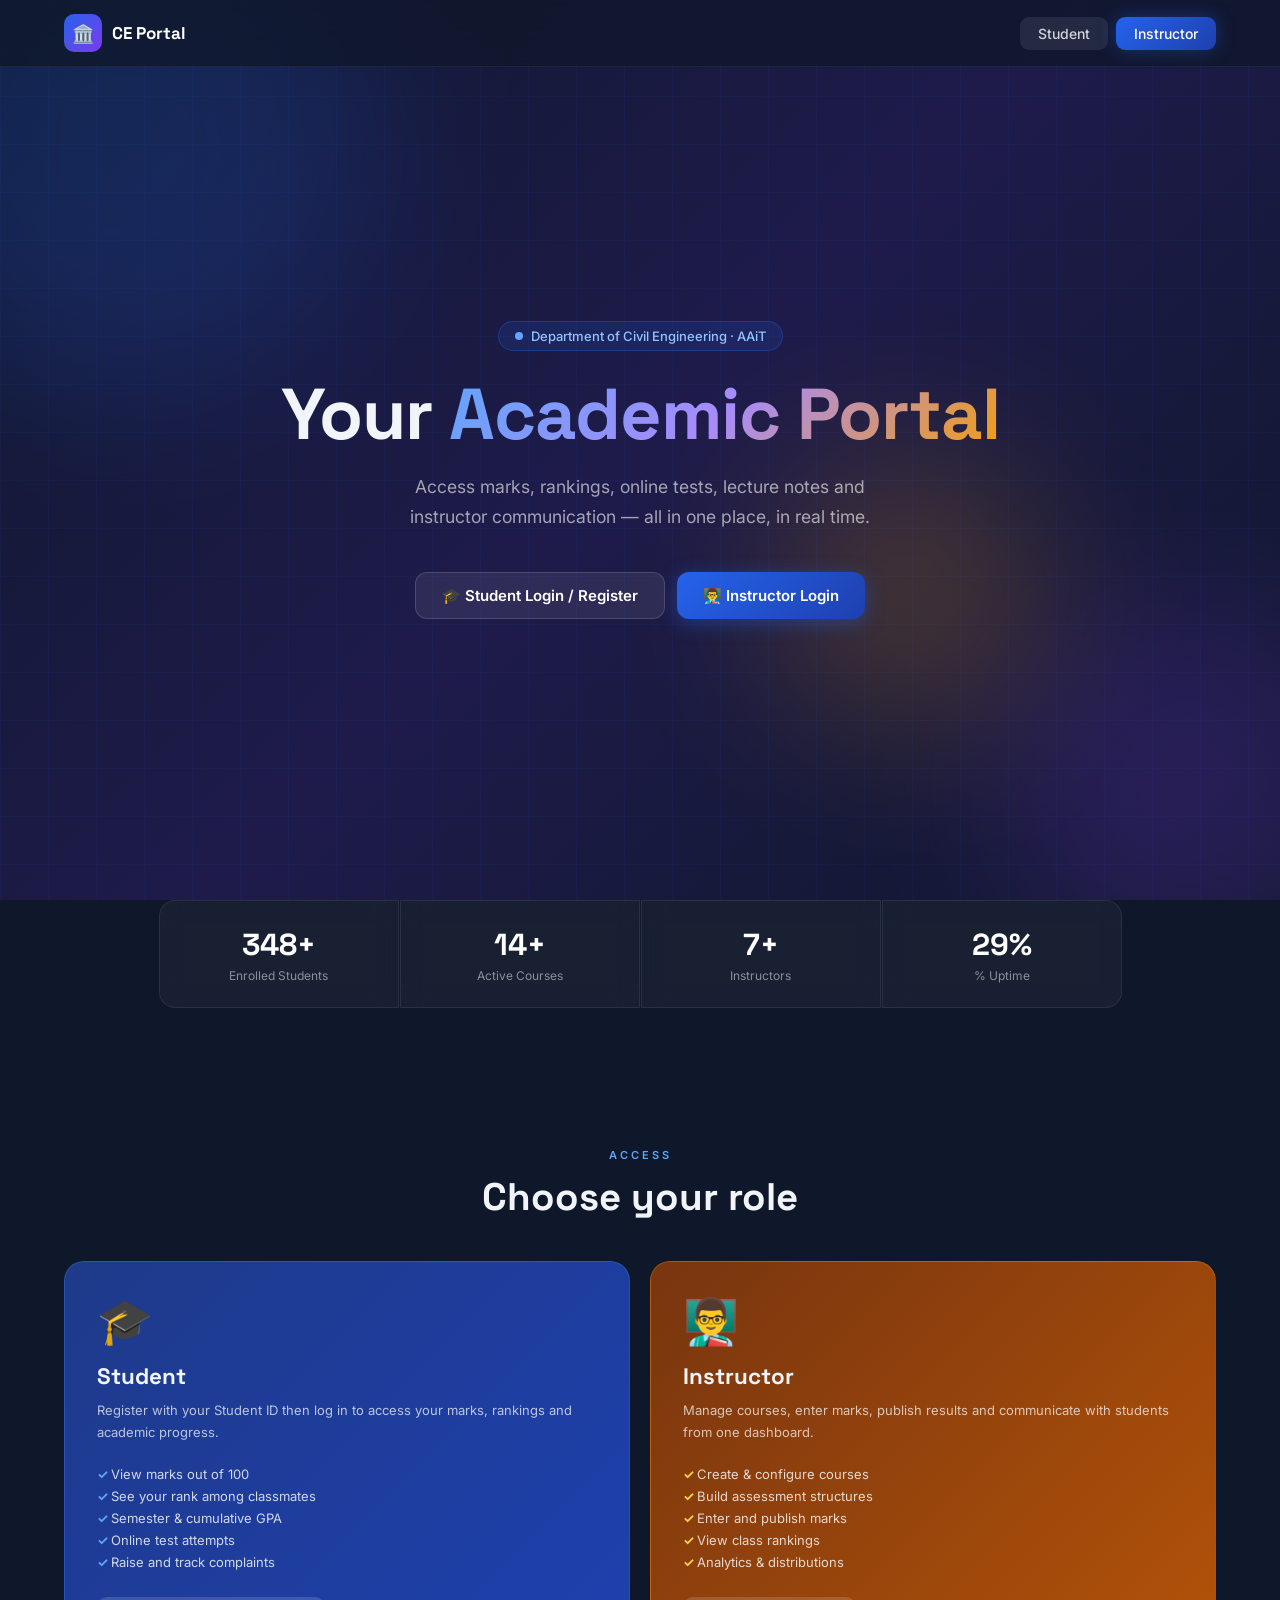
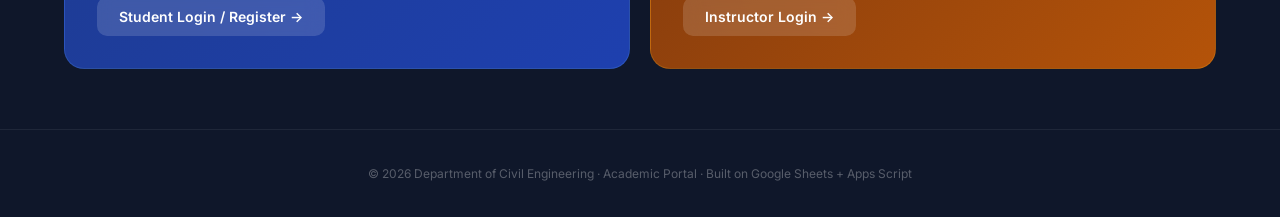
<file: instructor-dashboard.html>
<!DOCTYPE html>
<html lang="en" data-theme="dark">
<head>
  <meta charset="UTF-8" />
  <meta name="viewport" content="width=device-width, initial-scale=1.0" />
  <title>Instructor Portal · CE Department</title>
  <link rel="preconnect" href="https://fonts.googleapis.com" />
  <link href="https://fonts.googleapis.com/css2?family=Inter:wght@300;400;500;600;700&family=Space+Grotesk:wght@500;700&display=swap" rel="stylesheet" />
  <style>
    /* ══════════════════════════════════════
       TOKENS
    ══════════════════════════════════════ */
    :root {
      --blue:      #2563EB; --blue-dk: #1E40AF;
      --amber:     #F59E0B; --amber-lt:#FBBF24;
      --green:     #10B981; --red:     #EF4444;
      --purple:    #7C3AED;
      --sidebar-w: 260px;
      --topbar-h:  64px;
      --radius:    14px; --radius-sm:8px;
      --tr:        .22s ease;
    }
    [data-theme="dark"] {
      --bg:#0F172A; --bg2:#1E293B; --bg3:#334155;
      --border:rgba(255,255,255,0.08);
      --text:#F1F5F9; --text2:#94A3B8;
      --card:rgba(30,41,59,0.85); --glass:rgba(255,255,255,0.05);
    }
    [data-theme="light"] {
      --bg:#F8FAFC; --bg2:#FFFFFF; --bg3:#E2E8F0;
      --border:rgba(0,0,0,0.08);
      --text:#0F172A; --text2:#64748B;
      --card:#FFFFFF; --glass:rgba(0,0,0,0.03);
    }
    *,*::before,*::after{box-sizing:border-box;margin:0;padding:0}
    html{scroll-behavior:smooth}
    body{font-family:'Inter',sans-serif;background:var(--bg);color:var(--text);min-height:100vh;display:flex;transition:background var(--tr),color var(--tr)}

    /* ══════════════════════════════════════
       SIDEBAR
    ══════════════════════════════════════ */
    .sidebar{
      width:var(--sidebar-w);min-height:100vh;
      background:#0F172A;
      display:flex;flex-direction:column;
      position:fixed;left:0;top:0;bottom:0;z-index:50;
      transition:transform var(--tr);
      border-right:1px solid rgba(255,255,255,0.05);
    }
    .sidebar.collapsed{transform:translateX(calc(-1 * var(--sidebar-w)))}
    .sidebar-header{padding:20px 20px 0;display:flex;align-items:center;gap:10px}
    .logo{width:36px;height:36px;border-radius:9px;background:linear-gradient(135deg,#F59E0B,#B45309);display:grid;place-items:center;font-size:16px;flex-shrink:0}
    .brand-name{font-family:'Space Grotesk',sans-serif;font-weight:700;font-size:15px;color:#fff}

    .profile-card{margin:20px 12px;padding:16px;background:rgba(255,255,255,0.05);border:1px solid rgba(255,255,255,0.08);border-radius:var(--radius)}
    .profile-avatar{width:44px;height:44px;border-radius:50%;background:linear-gradient(135deg,#F59E0B,#B45309);display:grid;place-items:center;font-size:18px;margin-bottom:10px}
    .profile-name{font-size:13px;font-weight:600;color:#fff}
    .profile-id{font-size:11px;color:rgba(255,255,255,0.45);margin-top:2px}
    .profile-badge{display:inline-block;margin-top:8px;padding:2px 10px;border-radius:999px;background:rgba(245,158,11,0.20);border:1px solid rgba(245,158,11,0.35);font-size:11px;color:#FCD34D;font-weight:500}

    .sidebar-nav{flex:1;padding:8px 12px;overflow-y:auto}
    .nav-section-label{font-size:10px;font-weight:600;letter-spacing:2px;text-transform:uppercase;color:rgba(255,255,255,0.25);padding:16px 8px 6px}
    .nav-item{display:flex;align-items:center;gap:10px;padding:10px 12px;border-radius:10px;cursor:pointer;text-decoration:none;color:rgba(255,255,255,0.55);font-size:14px;font-weight:500;transition:all var(--tr);position:relative;margin-bottom:2px}
    .nav-item:hover{background:rgba(255,255,255,0.06);color:#fff}
    .nav-item.active{background:linear-gradient(135deg,rgba(245,158,11,0.20),rgba(180,83,9,0.15));color:#fff;box-shadow:0 0 0 1px rgba(245,158,11,0.3)}
    .nav-item.active::before{content:'';position:absolute;left:0;top:6px;bottom:6px;width:3px;border-radius:999px;background:linear-gradient(#F59E0B,#B45309)}
    .nav-item .icon{font-size:17px;width:22px;text-align:center;flex-shrink:0}
    .nav-badge{margin-left:auto;background:var(--red);color:#fff;font-size:10px;font-weight:700;padding:1px 7px;border-radius:999px}
    .sidebar-footer{padding:16px 12px;border-top:1px solid rgba(255,255,255,0.05)}
    .sidebar-overlay{display:none;position:fixed;inset:0;z-index:40;background:rgba(0,0,0,0.6);backdrop-filter:blur(4px)}
    .sidebar-overlay.show{display:block}

    /* ══════════════════════════════════════
       MAIN
    ══════════════════════════════════════ */
    .main{margin-left:var(--sidebar-w);flex:1;display:flex;flex-direction:column;min-height:100vh;transition:margin-left var(--tr)}
    .main.expanded{margin-left:0}

    .topbar{height:var(--topbar-h);background:var(--bg2);border-bottom:1px solid var(--border);display:flex;align-items:center;padding:0 24px;gap:16px;position:sticky;top:0;z-index:30;backdrop-filter:blur(12px)}
    .topbar-toggle{background:none;border:none;color:var(--text2);font-size:20px;cursor:pointer;padding:6px;border-radius:8px;transition:background var(--tr)}
    .topbar-toggle:hover{background:var(--glass)}
    .topbar-title{font-family:'Space Grotesk',sans-serif;font-weight:700;font-size:18px}
    .topbar-right{margin-left:auto;display:flex;align-items:center;gap:12px}
    .icon-btn{width:36px;height:36px;border-radius:10px;border:1px solid var(--border);background:var(--bg2);cursor:pointer;display:grid;place-items:center;font-size:16px;color:var(--text2);transition:all var(--tr);position:relative}
    .icon-btn:hover{background:var(--bg3);color:var(--text)}
    .notif-dot{position:absolute;top:6px;right:6px;width:8px;height:8px;border-radius:50%;background:var(--red);border:2px solid var(--bg2)}

    .page-content{padding:28px 24px;flex:1}
    .page{display:none}
    .page.active{display:block;animation:fadeIn .3s ease}
    @keyframes fadeIn{from{opacity:0;transform:translateY(8px)}to{opacity:1;transform:translateY(0)}}

    /* ══════════════════════════════════════
       STAT CARDS
    ══════════════════════════════════════ */
    .stats-grid{display:grid;grid-template-columns:repeat(auto-fit,minmax(180px,1fr));gap:16px;margin-bottom:24px}
    .stat-card{background:var(--card);border:1px solid var(--border);border-radius:var(--radius);padding:20px;position:relative;overflow:hidden;transition:transform var(--tr),box-shadow var(--tr)}
    .stat-card:hover{transform:translateY(-3px);box-shadow:0 12px 28px rgba(0,0,0,0.15)}
    .stat-card::after{content:'';position:absolute;top:0;right:0;width:80px;height:80px;border-radius:50%;opacity:.08;transform:translate(20px,-20px)}
    .stat-card.blue::after{background:var(--blue)}.stat-card.amber::after{background:var(--amber)}
    .stat-card.green::after{background:var(--green)}.stat-card.red::after{background:var(--red)}
    .stat-icon{width:40px;height:40px;border-radius:10px;display:grid;place-items:center;font-size:18px;margin-bottom:12px}
    .stat-icon.blue{background:rgba(37,99,235,0.12)}.stat-icon.amber{background:rgba(245,158,11,0.12)}
    .stat-icon.green{background:rgba(16,185,129,0.12)}.stat-icon.red{background:rgba(239,68,68,0.12)}
    .stat-value{font-family:'Space Grotesk',sans-serif;font-size:1.9rem;font-weight:700;line-height:1}
    .stat-label{font-size:13px;color:var(--text2);margin-top:4px}

    /* ══════════════════════════════════════
       PANEL
    ══════════════════════════════════════ */
    .panel{background:var(--card);border:1px solid var(--border);border-radius:var(--radius);overflow:hidden;margin-bottom:20px}
    .panel-header{padding:18px 20px;border-bottom:1px solid var(--border);display:flex;align-items:center;justify-content:space-between;flex-wrap:wrap;gap:10px}
    .panel-title{font-size:15px;font-weight:600}
    .panel-body{padding:20px}

    /* ══════════════════════════════════════
       BUTTONS
    ══════════════════════════════════════ */
    .btn{display:inline-flex;align-items:center;gap:8px;padding:10px 18px;border-radius:var(--radius-sm);font-size:14px;font-weight:600;border:none;cursor:pointer;font-family:'Inter',sans-serif;transition:all var(--tr)}
    .btn-primary{background:linear-gradient(135deg,#2563EB,#1E40AF);color:#fff}
    .btn-primary:hover{transform:translateY(-1px);box-shadow:0 4px 16px rgba(37,99,235,0.4)}
    .btn-amber{background:linear-gradient(135deg,#F59E0B,#B45309);color:#fff}
    .btn-amber:hover{transform:translateY(-1px);box-shadow:0 4px 16px rgba(245,158,11,0.4)}
    .btn-green{background:linear-gradient(135deg,#10B981,#047857);color:#fff}
    .btn-green:hover{transform:translateY(-1px);box-shadow:0 4px 16px rgba(16,185,129,0.4)}
    .btn-red{background:linear-gradient(135deg,#EF4444,#B91C1C);color:#fff}
    .btn-red:hover{transform:translateY(-1px);box-shadow:0 4px 14px rgba(239,68,68,0.4)}
    .btn-outline{background:transparent;border:1px solid var(--border);color:var(--text)}
    .btn-outline:hover{background:var(--bg3)}
    .btn-sm{padding:7px 14px;font-size:13px}
    .btn-xs{padding:5px 10px;font-size:12px;border-radius:6px}

    /* ══════════════════════════════════════
       FORMS
    ══════════════════════════════════════ */
    .form-group{margin-bottom:16px}
    .form-group label{display:block;font-size:13px;font-weight:500;color:var(--text2);margin-bottom:6px}
    .form-group input,.form-group select,.form-group textarea{width:100%;padding:10px 14px;border-radius:var(--radius-sm);background:var(--bg3);border:1px solid var(--border);color:var(--text);font-size:14px;font-family:'Inter',sans-serif;outline:none;transition:border .2s}
    .form-group input:focus,.form-group select:focus,.form-group textarea:focus{border-color:var(--blue)}
    .form-group textarea{resize:vertical;min-height:90px}
    .form-row{display:grid;grid-template-columns:1fr 1fr;gap:16px}
    .form-row-3{display:grid;grid-template-columns:1fr 1fr 1fr;gap:16px}
    @media(max-width:640px){.form-row,.form-row-3{grid-template-columns:1fr}}

    /* ══════════════════════════════════════
       TABLE
    ══════════════════════════════════════ */
    .table-wrap{overflow-x:auto}
    table{width:100%;border-collapse:collapse;font-size:14px}
    thead th{text-align:left;padding:11px 14px;color:var(--text2);font-size:12px;font-weight:600;letter-spacing:.5px;text-transform:uppercase;border-bottom:1px solid var(--border);white-space:nowrap}
    tbody td{padding:12px 14px;border-bottom:1px solid var(--border)}
    tbody tr:last-child td{border-bottom:none}
    tbody tr:hover{background:var(--glass)}
    .grade-badge{display:inline-block;padding:3px 10px;border-radius:999px;font-size:12px;font-weight:700}
    .grade-A{background:rgba(16,185,129,0.15);color:#10B981}
    .grade-B{background:rgba(37,99,235,0.15);color:#3B82F6}
    .grade-C{background:rgba(245,158,11,0.15);color:#F59E0B}
    .grade-D{background:rgba(239,68,68,0.12);color:#EF4444}
    .grade-F{background:rgba(239,68,68,0.20);color:#EF4444}

    /* ══════════════════════════════════════
       COURSE CARDS
    ══════════════════════════════════════ */
    .course-grid{display:grid;grid-template-columns:repeat(auto-fill,minmax(280px,1fr));gap:16px}
    .course-card{background:var(--card);border:1px solid var(--border);border-radius:var(--radius);padding:20px;transition:all var(--tr);position:relative}
    .course-card:hover{border-color:var(--amber);box-shadow:0 12px 28px rgba(245,158,11,0.10)}
    .course-card .code{font-size:11px;font-weight:700;color:var(--amber);letter-spacing:1px;text-transform:uppercase;margin-bottom:6px}
    .course-card .name{font-size:15px;font-weight:600;margin-bottom:4px}
    .course-card .meta{font-size:13px;color:var(--text2);margin-bottom:14px}
    .course-card .actions{display:flex;gap:8px;flex-wrap:wrap}
    .course-status{position:absolute;top:16px;right:16px;padding:3px 10px;border-radius:999px;font-size:11px;font-weight:600}
    .status-active{background:rgba(16,185,129,0.15);color:#10B981}
    .status-archived{background:rgba(100,116,139,0.15);color:#94A3B8}
    .status-draft{background:rgba(245,158,11,0.15);color:#F59E0B}

    /* ══════════════════════════════════════
       ASSESSMENT BUILDER
    ══════════════════════════════════════ */
    .assessment-list{display:flex;flex-direction:column;gap:10px}
    .assessment-row-item{
      display:grid;
      grid-template-columns:2fr 1fr 80px 80px 60px;
      gap:10px;align-items:center;
      padding:12px 16px;
      background:var(--bg3);border-radius:var(--radius-sm);
      border:1px solid var(--border);
    }
    .assessment-row-item input{background:var(--bg2);border:1px solid var(--border);color:var(--text);padding:7px 10px;border-radius:6px;font-size:13px;font-family:'Inter',sans-serif;outline:none;width:100%}
    .assessment-row-item input:focus{border-color:var(--blue)}
    .weight-sum-bar{margin-top:16px;padding:12px 16px;border-radius:var(--radius-sm);display:flex;align-items:center;gap:16px}
    .weight-sum-bar.ok{background:rgba(16,185,129,0.10);border:1px solid rgba(16,185,129,0.25)}
    .weight-sum-bar.warn{background:rgba(239,68,68,0.10);border:1px solid rgba(239,68,68,0.25)}
    .weight-sum-val{font-family:'Space Grotesk',sans-serif;font-size:1.3rem;font-weight:700}
    .weight-sum-val.ok{color:var(--green)}.weight-sum-val.warn{color:var(--red)}

    /* ══════════════════════════════════════
       STUDENT ENROLLMENT TABLE
    ══════════════════════════════════════ */
    .enroll-row{display:grid;grid-template-columns:1fr 1fr auto;gap:12px;margin-bottom:10px;align-items:center}

    /* ══════════════════════════════════════
       GRADE ENTRY
    ══════════════════════════════════════ */
    .grade-input{width:72px;padding:7px;border-radius:6px;background:var(--bg3);border:1px solid var(--border);color:var(--text);font-size:13px;text-align:center;font-family:'Inter',sans-serif;outline:none}
    .grade-input:focus{border-color:var(--blue)}
    .grade-input.over{border-color:var(--red);background:rgba(239,68,68,0.08)}

    /* ══════════════════════════════════════
       ANALYTICS CHARTS (CSS only)
    ══════════════════════════════════════ */
    .chart-grid{display:grid;grid-template-columns:1fr 1fr;gap:20px}
    @media(max-width:768px){.chart-grid{grid-template-columns:1fr}}

    .bar-chart{display:flex;align-items:flex-end;gap:6px;height:160px;padding:0 4px}
    .bar-wrap{flex:1;display:flex;flex-direction:column;align-items:center;gap:4px;height:100%}
    .bar-outer{width:100%;flex:1;background:var(--bg3);border-radius:6px 6px 0 0;display:flex;align-items:flex-end;overflow:hidden}
    .bar-inner{width:100%;border-radius:6px 6px 0 0;transition:height 1.2s ease}
    .bar-lbl{font-size:10px;color:var(--text2);white-space:nowrap}
    .bar-val{font-size:11px;font-weight:600}

    .donut-wrap{display:flex;gap:24px;align-items:center;padding:16px 0}
    .donut{width:120px;height:120px;position:relative;flex-shrink:0}
    .donut svg{position:absolute;inset:0;transform:rotate(-90deg)}
    .donut-center{position:absolute;inset:0;display:grid;place-items:center;text-align:center}
    .donut-num{font-family:'Space Grotesk',sans-serif;font-size:1.4rem;font-weight:700}
    .donut-sub{font-size:11px;color:var(--text2)}
    .legend{display:flex;flex-direction:column;gap:8px}
    .legend-item{display:flex;align-items:center;gap:8px;font-size:13px}
    .legend-dot{width:10px;height:10px;border-radius:50%;flex-shrink:0}

    /* ══════════════════════════════════════
       NOTICE & MODAL
    ══════════════════════════════════════ */
    .modal-overlay{position:fixed;inset:0;z-index:200;background:rgba(0,0,0,0.7);backdrop-filter:blur(8px);display:grid;place-items:center;padding:20px;opacity:0;pointer-events:none;transition:opacity .25s}
    .modal-overlay.open{opacity:1;pointer-events:all}
    .modal{background:var(--bg2);border:1px solid var(--border);border-radius:20px;padding:32px;width:100%;max-width:540px;transform:translateY(20px) scale(.97);transition:transform .25s;position:relative;max-height:90vh;overflow-y:auto}
    .modal-overlay.open .modal{transform:translateY(0) scale(1)}
    .modal h2{font-family:'Space Grotesk',sans-serif;font-size:1.3rem;font-weight:700;margin-bottom:6px}
    .modal p{font-size:14px;color:var(--text2);margin-bottom:20px}
    .modal-close{position:absolute;top:16px;right:16px;background:rgba(255,255,255,0.08);border:none;color:var(--text);width:32px;height:32px;border-radius:8px;cursor:pointer;font-size:18px;display:grid;place-items:center}
    .modal-close:hover{background:var(--bg3)}

    /* ══════════════════════════════════════
       MISC
    ══════════════════════════════════════ */
    .tab-bar{display:flex;gap:4px;padding:4px;background:var(--bg3);border-radius:10px;margin-bottom:20px;width:fit-content}
    .tab-btn{padding:8px 18px;border-radius:8px;border:none;background:transparent;color:var(--text2);font-size:14px;font-weight:500;cursor:pointer;transition:all var(--tr);font-family:'Inter',sans-serif}
    .tab-btn.active{background:var(--bg2);color:var(--text);box-shadow:0 1px 4px rgba(0,0,0,0.2)}

    .progress-bar{height:8px;background:var(--bg3);border-radius:999px;overflow:hidden}
    .progress-fill{height:100%;border-radius:999px;background:linear-gradient(90deg,#2563EB,#7C3AED);transition:width 1s ease}

    .tag{display:inline-block;padding:3px 10px;border-radius:999px;font-size:12px;font-weight:600}
    .tag-blue{background:rgba(37,99,235,0.15);color:#60A5FA}
    .tag-green{background:rgba(16,185,129,0.15);color:#10B981}
    .tag-red{background:rgba(239,68,68,0.12);color:#EF4444}
    .tag-amber{background:rgba(245,158,11,0.15);color:#F59E0B}

    .toast{position:fixed;bottom:24px;right:24px;z-index:999;padding:12px 20px;border-radius:var(--radius-sm);background:#1E293B;border:1px solid rgba(255,255,255,0.10);color:#fff;font-size:14px;font-weight:500;box-shadow:0 8px 24px rgba(0,0,0,0.3);transform:translateY(80px);opacity:0;transition:all .3s ease}
    .toast.show{transform:translateY(0);opacity:1}

    .content-grid-2{display:grid;grid-template-columns:1fr 320px;gap:20px}
    @media(max-width:1024px){.content-grid-2{grid-template-columns:1fr}}

    @media(max-width:768px){
      .sidebar{transform:translateX(calc(-1 * var(--sidebar-w)))}
      .sidebar.mobile-open{transform:translateX(0)}
      .main{margin-left:0 !important}
      .page-content{padding:16px}
      .stats-grid{grid-template-columns:repeat(2,1fr)}
      .assessment-row-item{grid-template-columns:1fr 80px 60px}
      .assessment-row-item .col-max,.assessment-row-item .col-order{display:none}
    }
  </style>
</head>
<body>

<div class="sidebar-overlay" id="overlay" onclick="toggleSidebar()"></div>

<!-- ═══════════ SIDEBAR ═══════════ -->
<aside class="sidebar" id="sidebar">
  <div class="sidebar-header">
    <div class="logo">👨‍🏫</div>
    <span class="brand-name">CE Instructor</span>
  </div>

  <div class="profile-card">
    <div class="profile-avatar">👨‍🏫</div>
    <div class="profile-name" id="sb-name">Loading…</div>
    <div class="profile-id"  id="sb-id">INS/—/—</div>
    <div class="profile-badge">Instructor</div>
  </div>

  <nav class="sidebar-nav">
    <div class="nav-section-label">Main</div>
    <a class="nav-item active" onclick="showPage('dashboard',this)"><span class="icon">🏠</span> Dashboard</a>
    <a class="nav-item" onclick="showPage('courses',this)"><span class="icon">📚</span> My Courses</a>
    <a class="nav-item" onclick="showPage('grades',this)"><span class="icon">📊</span> Grade Entry</a>
    <a class="nav-item" onclick="showPage('tests',this)"><span class="icon">📝</span> Upload Tests</a>
    <a class="nav-item" onclick="showPage('notes',this)"><span class="icon">📁</span> Lecture Notes</a>
    <a class="nav-item" onclick="showPage('analytics',this)"><span class="icon">📈</span> Analytics</a>

    <div class="nav-section-label">Communication</div>
    <a class="nav-item" onclick="showPage('complaints',this)">
      <span class="icon">📨</span> Complaints
      <span class="nav-badge" id="complaint-badge">2</span>
    </a>
    <a class="nav-item" onclick="showPage('notices',this)"><span class="icon">📢</span> Send Notices</a>
    <a class="nav-item" onclick="showPage('notifications',this)"><span class="icon">🔔</span> Notifications</a>

    <div class="nav-section-label">More</div>
    <a class="nav-item" onclick="showPage('settings',this)"><span class="icon">⚙️</span> Settings</a>
    <a class="nav-item" href="https://t.me/" target="_blank"><span class="icon">✈️</span> Telegram Bot</a>
  </nav>

  <div class="sidebar-footer">
    <a class="nav-item" onclick="logout()"><span class="icon">🚪</span> Logout</a>
  </div>
</aside>

<!-- ═══════════ MAIN ═══════════ -->
<div class="main" id="main">
  <header class="topbar">
    <button class="topbar-toggle" onclick="toggleSidebar()">☰</button>
    <span class="topbar-title" id="page-title">Dashboard</span>
    <div class="topbar-right">
      <button class="icon-btn" onclick="showPage('notifications',null)">🔔<span class="notif-dot"></span></button>
      <button class="icon-btn" onclick="toggleTheme()" title="Toggle theme">🌙</button>
    </div>
  </header>

  <div class="page-content">

    <!-- ════ PAGE: DASHBOARD ════ -->
    <div class="page active" id="page-dashboard">
      <div class="stats-grid">
        <div class="stat-card amber">
          <div class="stat-icon amber">👥</div>
          <div class="stat-value" id="d-students">—</div>
          <div class="stat-label">Total Students</div>
        </div>
        <div class="stat-card blue">
          <div class="stat-icon blue">📚</div>
          <div class="stat-value" id="d-courses">—</div>
          <div class="stat-label">Active Courses</div>
        </div>
        <div class="stat-card red">
          <div class="stat-icon red">📨</div>
          <div class="stat-value" id="d-complaints">—</div>
          <div class="stat-label">Pending Complaints</div>
        </div>
        <div class="stat-card green">
          <div class="stat-icon green">📝</div>
          <div class="stat-value" id="d-tests">—</div>
          <div class="stat-label">Uploaded Tests</div>
        </div>
      </div>

      <div class="content-grid-2">
        <div>
          <!-- Recent activity -->
          <div class="panel">
            <div class="panel-header">
              <span class="panel-title">Recent Activity</span>
            </div>
            <div class="panel-body" id="recent-activity"></div>
          </div>

          <!-- Quick grade overview -->
          <div class="panel">
            <div class="panel-header">
              <span class="panel-title">Grade Distribution — All Courses</span>
            </div>
            <div class="panel-body">
              <div class="bar-chart" id="dash-bar-chart"></div>
            </div>
          </div>
        </div>

        <div>
          <!-- Quick actions -->
          <div class="panel">
            <div class="panel-header"><span class="panel-title">Quick Actions</span></div>
            <div class="panel-body" style="display:flex;flex-direction:column;gap:10px">
              <button class="btn btn-amber" style="width:100%;justify-content:center" onclick="openModal('modal-create-course')">➕ Create New Course</button>
              <button class="btn btn-primary" style="width:100%;justify-content:center" onclick="showPage('grades',null)">📊 Enter Grades</button>
              <button class="btn btn-green" style="width:100%;justify-content:center" onclick="openModal('modal-notice')">📢 Send Notice</button>
              <button class="btn btn-outline" style="width:100%;justify-content:center" onclick="showPage('analytics',null)">📈 View Analytics</button>
            </div>
          </div>

          <!-- Pending complaints -->
          <div class="panel">
            <div class="panel-header">
              <span class="panel-title">Pending Complaints</span>
              <a class="panel-link" style="font-size:13px;color:var(--amber);text-decoration:none;font-weight:500;cursor:pointer" onclick="showPage('complaints',null)">View all →</a>
            </div>
            <div class="panel-body" id="dash-complaints"></div>
          </div>
        </div>
      </div>
    </div>

    <!-- ════ PAGE: MY COURSES ════ -->
    <div class="page" id="page-courses">
      <div style="display:flex;justify-content:space-between;align-items:center;margin-bottom:20px;flex-wrap:wrap;gap:12px">
        <div class="tab-bar">
          <button class="tab-btn active" onclick="filterCourses('active',this)">Active</button>
          <button class="tab-btn" onclick="filterCourses('archived',this)">Archived</button>
          <button class="tab-btn" onclick="filterCourses('all',this)">All</button>
        </div>
        <button class="btn btn-amber" onclick="openModal('modal-create-course')">➕ Create Course</button>
      </div>
      <div class="course-grid" id="courses-grid"></div>
    </div>

    <!-- ════ PAGE: GRADE ENTRY ════ -->
    <div class="page" id="page-grades">
      <div class="panel">
        <div class="panel-header">
          <span class="panel-title">Grade Entry</span>
          <div style="display:flex;gap:10px;align-items:center">
            <select id="grade-course-select" style="padding:8px 12px;border-radius:8px;background:var(--bg3);border:1px solid var(--border);color:var(--text);font-size:14px;outline:none" onchange="loadGradeTable()">
              <option value="">— Select Course —</option>
            </select>
            <button class="btn btn-green btn-sm" onclick="saveGrades()">💾 Save Grades</button>
            <button class="btn btn-outline btn-sm" onclick="publishGrades()">📢 Publish</button>
            <button class="btn btn-outline btn-sm" onclick="exportGrades()">⬇ Export</button>
          </div>
        </div>
        <div class="panel-body">
          <div class="table-wrap" id="grade-table-wrap">
            <p style="color:var(--text2);font-size:14px">Select a course above to load the grade sheet.</p>
          </div>
        </div>
      </div>
    </div>

    <!-- ════ PAGE: UPLOAD TESTS ════ -->
    <div class="page" id="page-tests">
      <div class="content-grid-2">
        <div>
          <div class="panel">
            <div class="panel-header"><span class="panel-title">Create Online Test</span></div>
            <div class="panel-body">
              <div class="form-row">
                <div class="form-group">
                  <label>Test Title</label>
                  <input type="text" id="test-title" placeholder="e.g. Quiz 2 — Highway Engineering" />
                </div>
                <div class="form-group">
                  <label>Course</label>
                  <select id="test-course-sel">
                    <option value="">— Select —</option>
                  </select>
                </div>
              </div>
              <div class="form-row">
                <div class="form-group">
                  <label>Date & Time</label>
                  <input type="datetime-local" id="test-date" />
                </div>
                <div class="form-group">
                  <label>Duration (minutes)</label>
                  <input type="number" id="test-duration" placeholder="45" />
                </div>
              </div>
              <div class="form-group">
                <label>Instructions</label>
                <textarea id="test-instructions" placeholder="Rules, allowed materials, notes for students…"></textarea>
              </div>
              <div id="questions-wrap" style="margin-bottom:16px"></div>
              <div style="display:flex;gap:10px;flex-wrap:wrap">
                <button class="btn btn-outline btn-sm" onclick="addQuestion()">➕ Add Question</button>
                <button class="btn btn-amber" onclick="saveTest()">💾 Save Test</button>
              </div>
            </div>
          </div>
        </div>
        <div>
          <div class="panel">
            <div class="panel-header"><span class="panel-title">Existing Tests</span></div>
            <div class="panel-body" id="existing-tests"></div>
          </div>
        </div>
      </div>
    </div>

    <!-- ════ PAGE: LECTURE NOTES ════ -->
    <div class="page" id="page-notes">
      <div class="content-grid-2">
        <div>
          <div class="panel">
            <div class="panel-header"><span class="panel-title">Upload Resource</span></div>
            <div class="panel-body">
              <div class="form-group">
                <label>Course</label>
                <select id="notes-course-sel">
                  <option value="">— Select Course —</option>
                </select>
              </div>
              <div class="form-group">
                <label>Resource Title</label>
                <input type="text" id="notes-title" placeholder="e.g. Chapter 5 — Pavement Design" />
              </div>
              <div class="form-group">
                <label>Google Drive Link or URL</label>
                <input type="url" id="notes-url" placeholder="https://drive.google.com/…" />
              </div>
              <div class="form-group">
                <label>Type</label>
                <select id="notes-type">
                  <option>PDF</option>
                  <option>Slides (PPTX)</option>
                  <option>Video</option>
                  <option>Other</option>
                </select>
              </div>
              <button class="btn btn-amber" onclick="uploadNote()">⬆ Upload Resource</button>
            </div>
          </div>
        </div>
        <div>
          <div class="panel">
            <div class="panel-header"><span class="panel-title">Uploaded Resources</span></div>
            <div class="panel-body" id="notes-list"></div>
          </div>
        </div>
      </div>
    </div>

    <!-- ════ PAGE: ANALYTICS ════ -->
    <div class="page" id="page-analytics">
      <div style="margin-bottom:16px">
        <select id="analytics-course-sel" style="padding:9px 14px;border-radius:8px;background:var(--bg3);border:1px solid var(--border);color:var(--text);font-size:14px;outline:none" onchange="renderAnalytics()">
          <option value="all">All Courses</option>
        </select>
      </div>

      <div class="stats-grid" style="margin-bottom:24px">
        <div class="stat-card blue"><div class="stat-icon blue">🎯</div><div class="stat-value" id="an-avg">—</div><div class="stat-label">Class Average</div></div>
        <div class="stat-card green"><div class="stat-icon green">✅</div><div class="stat-value" id="an-pass">—</div><div class="stat-label">Pass Rate</div></div>
        <div class="stat-card red"><div class="stat-icon red">❌</div><div class="stat-value" id="an-fail">—</div><div class="stat-label">Fail Rate</div></div>
        <div class="stat-card amber"><div class="stat-icon amber">🏆</div><div class="stat-value" id="an-top">—</div><div class="stat-label">Top Score</div></div>
      </div>

      <div class="chart-grid">
        <div class="panel">
          <div class="panel-header"><span class="panel-title">Grade Distribution</span></div>
          <div class="panel-body">
            <div class="bar-chart" id="an-bar-chart"></div>
          </div>
        </div>
        <div class="panel">
          <div class="panel-header"><span class="panel-title">Pass / Fail</span></div>
          <div class="panel-body">
            <div class="donut-wrap" id="an-donut-wrap"></div>
          </div>
        </div>
      </div>

      <div class="chart-grid" style="margin-top:20px">
        <div class="panel">
          <div class="panel-header"><span class="panel-title">Top 5 Students</span></div>
          <div class="panel-body" id="an-top-students"></div>
        </div>
        <div class="panel">
          <div class="panel-header"><span class="panel-title">Bottom 5 Students</span></div>
          <div class="panel-body" id="an-bottom-students"></div>
        </div>
      </div>
    </div>

    <!-- ════ PAGE: COMPLAINTS ════ -->
    <div class="page" id="page-complaints">
      <div class="panel">
        <div class="panel-header"><span class="panel-title">Student Complaints</span></div>
        <div class="panel-body" id="complaints-body"></div>
      </div>
    </div>

    <!-- ════ PAGE: SEND NOTICES ════ -->
    <div class="page" id="page-notices">
      <div class="content-grid-2">
        <div>
          <div class="panel">
            <div class="panel-header"><span class="panel-title">Compose Notice</span></div>
            <div class="panel-body">
              <div class="form-group">
                <label>Target Audience</label>
                <select id="notice-target">
                  <option>All Students</option>
                  <option>CE401 — Highway Engineering</option>
                  <option>CE402 — Structural Analysis</option>
                  <option>CE403 — Geotechnical Engineering</option>
                  <option>CE404 — Fluid Mechanics</option>
                </select>
              </div>
              <div class="form-group">
                <label>Title</label>
                <input type="text" id="notice-title" placeholder="Notice title…" />
              </div>
              <div class="form-group">
                <label>Message</label>
                <textarea id="notice-body" style="min-height:140px" placeholder="Write your notice here…"></textarea>
              </div>
              <div style="display:flex;gap:10px;align-items:center;margin-bottom:16px">
                <label style="display:flex;align-items:center;gap:8px;font-size:14px;cursor:pointer">
                  <input type="checkbox" id="notice-telegram" checked style="accent-color:var(--blue)"> Send via Telegram
                </label>
                <label style="display:flex;align-items:center;gap:8px;font-size:14px;cursor:pointer">
                  <input type="checkbox" id="notice-portal" checked style="accent-color:var(--blue)"> Send via Portal
                </label>
              </div>
              <button class="btn btn-amber" onclick="sendNotice()">📢 Send Notice</button>
            </div>
          </div>
        </div>
        <div>
          <div class="panel">
            <div class="panel-header"><span class="panel-title">Sent Notices</span></div>
            <div class="panel-body" id="notices-history"></div>
          </div>
        </div>
      </div>
    </div>

    <!-- ════ PAGE: NOTIFICATIONS ════ -->
    <div class="page" id="page-notifications">
      <div class="panel">
        <div class="panel-header">
          <span class="panel-title">Notifications</span>
          <button class="btn btn-outline btn-sm" onclick="markAllRead()">Mark all read</button>
        </div>
        <div class="panel-body" id="notif-body"></div>
      </div>
    </div>

    <!-- ════ PAGE: SETTINGS ════ -->
    <div class="page" id="page-settings">
      <div class="panel" style="max-width:520px">
        <div class="panel-header"><span class="panel-title">Account Settings</span></div>
        <div class="panel-body">
          <div class="form-group"><label>Full Name</label><input type="text" id="set-name" /></div>
          <div class="form-group"><label>Email</label><input type="email" id="set-email" /></div>
          <div class="form-group"><label>Telegram Username</label><input type="text" id="set-tg" placeholder="@username" /></div>
          <div class="form-group"><label>Department</label><input type="text" value="Civil Engineering" readonly /></div>
          <div class="form-group"><label>New Password</label><input type="password" id="set-pw" placeholder="Leave blank to keep current" /></div>
          <div style="display:flex;gap:10px;align-items:center;margin-bottom:20px">
            <label style="font-size:14px;color:var(--text2)">Dark Mode</label>
            <button class="btn btn-outline btn-sm" onclick="toggleTheme()">Toggle</button>
          </div>
          <button class="btn btn-amber" onclick="saveSettings()">💾 Save Changes</button>
        </div>
      </div>
    </div>

  </div><!-- /page-content -->
</div><!-- /main -->

<!-- ═══════════ MODALS ═══════════ -->

<!-- Create / Edit Course Modal -->
<div class="modal-overlay" id="modal-create-course">
  <div class="modal">
    <button class="modal-close" onclick="closeModal('modal-create-course')">✕</button>
    <h2 id="course-modal-title">Create New Course</h2>
    <p>Fill in the course details. A Google Sheet tab will be created automatically.</p>
    <input type="hidden" id="edit-course-idx" value="-1" />
    <div class="form-row">
      <div class="form-group"><label>Course Code *</label><input type="text" id="c-code" placeholder="CE401" /></div>
      <div class="form-group"><label>Credit Hours *</label><input type="number" id="c-credits" placeholder="4" min="1" max="6" /></div>
    </div>
    <div class="form-group"><label>Course Name *</label><input type="text" id="c-name" placeholder="Highway Engineering" /></div>
    <div class="form-row">
      <div class="form-group"><label>Semester</label><select id="c-semester"><option>1</option><option>2</option></select></div>
      <div class="form-group"><label>Academic Year</label><input type="text" id="c-year" value="2026" /></div>
    </div>
    <div class="form-group"><label>Department</label><input type="text" id="c-dept" value="Civil Engineering" /></div>
    <div style="display:flex;gap:10px;margin-top:8px">
      <button class="btn btn-amber" style="flex:1;justify-content:center" onclick="saveCourse()">💾 Save Course</button>
      <button class="btn btn-outline" onclick="closeModal('modal-create-course')">Cancel</button>
    </div>
  </div>
</div>

<!-- Assessment Builder Modal -->
<div class="modal-overlay" id="modal-assessments">
  <div class="modal" style="max-width:680px">
    <button class="modal-close" onclick="closeModal('modal-assessments')">✕</button>
    <h2 id="assess-modal-title">Assessment Builder</h2>
    <p id="assess-modal-sub">Define assessments and their weights. Total must equal 100%.</p>

    <div style="margin-bottom:16px;display:flex;gap:10px;flex-wrap:wrap">
      <button class="btn btn-outline btn-sm" onclick="addAssessmentRow()">➕ Add Assessment</button>
      <button class="btn btn-outline btn-sm" onclick="addPreset('standard')">📋 Standard Preset</button>
      <button class="btn btn-outline btn-sm" onclick="addPreset('lab')">🔬 Lab Preset</button>
    </div>

    <!-- header row -->
    <div class="assessment-row-item" style="background:var(--bg2);font-size:12px;font-weight:600;color:var(--text2)">
      <span>Assessment Name</span>
      <span>Weight (%)</span>
      <span class="col-max">Max Score</span>
      <span class="col-order">Order</span>
      <span></span>
    </div>
    <div class="assessment-list" id="assessment-list"></div>

    <div class="weight-sum-bar warn" id="weight-sum-bar" style="margin-top:16px">
      <div>
        <div class="weight-sum-val warn" id="weight-sum-val">0%</div>
        <div style="font-size:12px;color:var(--text2)">Total Weight</div>
      </div>
      <div style="flex:1">
        <div class="progress-bar"><div class="progress-fill" id="weight-progress" style="width:0%"></div></div>
      </div>
      <div id="weight-msg" style="font-size:13px;font-weight:500;color:var(--red)">⚠ Must equal 100%</div>
    </div>

    <div style="display:flex;gap:10px;margin-top:20px">
      <button class="btn btn-amber" style="flex:1;justify-content:center" onclick="saveAssessments()">💾 Save Assessments</button>
      <button class="btn btn-outline" onclick="closeModal('modal-assessments')">Cancel</button>
    </div>
  </div>
</div>

<!-- Student Enrollment Modal -->
<div class="modal-overlay" id="modal-enroll">
  <div class="modal">
    <button class="modal-close" onclick="closeModal('modal-enroll')">✕</button>
    <h2 id="enroll-modal-title">Enroll Students</h2>
    <p>Add students individually or paste bulk data.</p>
    <div class="tab-bar" style="margin-bottom:16px">
      <button class="tab-btn active" onclick="switchEnrollTab('single',this)">Single</button>
      <button class="tab-btn" onclick="switchEnrollTab('bulk',this)">Bulk Import</button>
    </div>
    <div id="enroll-single">
      <div class="enroll-row">
        <div class="form-group" style="margin:0"><input type="text" id="enroll-id" placeholder="Student ID (e.g. UGR/82533/16)" /></div>
        <div class="form-group" style="margin:0"><input type="text" id="enroll-name" placeholder="Full Name" /></div>
        <button class="btn btn-amber btn-sm" onclick="addStudent()">Add</button>
      </div>
    </div>
    <div id="enroll-bulk" style="display:none">
      <div class="form-group">
        <label>Paste CSV (StudentID, Full Name — one per line)</label>
        <textarea id="bulk-csv" style="min-height:120px;font-family:monospace;font-size:13px" placeholder="UGR/82533/16, Abomsa Dida Wake&#10;UGR/82534/16, Student B&#10;UGR/82535/16, Student C"></textarea>
      </div>
      <button class="btn btn-amber" onclick="importBulk()">⬆ Import</button>
    </div>
    <div id="enrolled-list" style="margin-top:16px;max-height:220px;overflow-y:auto"></div>
  </div>
</div>

<!-- Send Notice Modal (shortcut from dashboard) -->
<div class="modal-overlay" id="modal-notice">
  <div class="modal">
    <button class="modal-close" onclick="closeModal('modal-notice')">✕</button>
    <h2>Send Quick Notice</h2>
    <p>Broadcast to students via portal and Telegram.</p>
    <div class="form-group"><label>Title</label><input type="text" id="qn-title" placeholder="Notice title…" /></div>
    <div class="form-group"><label>Message</label><textarea id="qn-body" style="min-height:100px" placeholder="Your message…"></textarea></div>
    <div style="display:flex;gap:10px">
      <button class="btn btn-amber" style="flex:1;justify-content:center" onclick="sendQuickNotice()">📢 Send</button>
      <button class="btn btn-outline" onclick="closeModal('modal-notice')">Cancel</button>
    </div>
  </div>
</div>

<div class="toast" id="toast"></div>

<!-- ═══════════ SCRIPTS ═══════════ -->
<script>
/* ────────────────────────────────────────────
   CONFIG
──────────────────────────────────────────── */
const SCRIPT_URL = localStorage.getItem('script_url') || 'YOUR_APPS_SCRIPT_URL_HERE';

/* ────────────────────────────────────────────
   AUTH GUARD
──────────────────────────────────────────── */
const role   = sessionStorage.getItem('portal_role');
const token  = sessionStorage.getItem('portal_token');
const userId = sessionStorage.getItem('portal_user');
if (role !== 'instructor') window.location.href = 'index.html';

/* ────────────────────────────────────────────
   STATE
──────────────────────────────────────────── */
let state = {
  instructor: { name: 'Dr. Instructor', id: userId || 'INS/001/24' },
  courses: [
    {
      code:'CE401', name:'Highway Engineering', credits:4, semester:2, year:2026,
      dept:'Civil Engineering', status:'active',
      assessments:[
        {name:'Assignment 1', weight:5,  max:100},
        {name:'Assignment 2', weight:5,  max:100},
        {name:'Quiz 1',       weight:10, max:100},
        {name:'Quiz 2',       weight:10, max:100},
        {name:'Mid Exam',     weight:20, max:100},
        {name:'Project',      weight:10, max:100},
        {name:'Final Exam',   weight:40, max:100},
      ],
      students:[
        {id:'UGR/82533/16', name:'Abomsa Dida Wake',  scores:[85,80,72,68,75,90,78]},
        {id:'UGR/82534/16', name:'Birtukan Haile',    scores:[90,88,85,80,87,92,89]},
        {id:'UGR/82535/16', name:'Chala Gemechu',     scores:[60,55,50,48,55,70,52]},
        {id:'UGR/82536/16', name:'Dereje Tadesse',    scores:[78,82,70,75,72,80,76]},
        {id:'UGR/82537/16', name:'Enat Bekele',       scores:[95,92,90,88,94,96,93]},
        {id:'UGR/82538/16', name:'Fekadu Solomon',    scores:[45,50,48,40,44,60,42]},
        {id:'UGR/82539/16', name:'Girma Wolde',       scores:[70,72,68,65,74,75,71]},
      ]
    },
    {
      code:'CE402', name:'Structural Analysis', credits:4, semester:2, year:2026,
      dept:'Civil Engineering', status:'active',
      assessments:[
        {name:'Assignment 1', weight:5,  max:100},
        {name:'Assignment 2', weight:5,  max:100},
        {name:'Quiz 1',       weight:10, max:100},
        {name:'Mid Exam',     weight:20, max:100},
        {name:'Final Exam',   weight:60, max:100},
      ],
      students:[
        {id:'UGR/82533/16', name:'Abomsa Dida Wake', scores:[90,88,82,86,85]},
        {id:'UGR/82534/16', name:'Birtukan Haile',   scores:[92,94,88,91,90]},
        {id:'UGR/82535/16', name:'Chala Gemechu',    scores:[55,58,50,54,51]},
      ]
    },
    {
      code:'CE403', name:'Geotechnical Engineering', credits:3, semester:2, year:2026,
      dept:'Civil Engineering', status:'active',
      assessments:[
        {name:'Assignment 1', weight:10, max:100},
        {name:'Quiz 1',       weight:10, max:100},
        {name:'Mid Exam',     weight:30, max:100},
        {name:'Final Exam',   weight:50, max:100},
      ],
      students:[
        {id:'UGR/82533/16', name:'Abomsa Dida Wake', scores:[70,60,62,66]},
        {id:'UGR/82534/16', name:'Birtukan Haile',   scores:[80,78,82,79]},
      ]
    },
  ],
  complaints:[
    {id:'C001', student:'Abomsa Dida Wake', sid:'UGR/82533/16', course:'CE401', assessment:'Quiz 2', score:68, expected:75, reason:'I believe my paper was marked incorrectly on question 3.', status:'pending', date:'Mar 12, 2026'},
    {id:'C002', student:'Chala Gemechu',    sid:'UGR/82535/16', course:'CE402', assessment:'Assignment 1', score:55, expected:70, reason:'My submission was marked late due to a portal error.', status:'pending', date:'Mar 10, 2026'},
    {id:'C003', student:'Girma Wolde',      sid:'UGR/82539/16', course:'CE401', assessment:'Mid Exam', score:74, expected:78, reason:'One question was graded with wrong answer key.', status:'resolved', date:'Mar 5, 2026'},
  ],
  notifications:[
    {type:'grade', title:'Grade published — CE401 Final Exam', time:'1h ago', read:false},
    {type:'complaint', title:'New complaint from Abomsa Dida Wake', time:'3h ago', read:false},
    {type:'system', title:'System maintenance — Saturday 2am', time:'1d ago', read:true},
  ],
  tests:[
    {title:'Quiz 2 — Highway Engineering', course:'CE401', date:'Mar 20, 2026', duration:'45 min', status:'upcoming', students:7},
    {title:'Mid Exam — Structural Analysis', course:'CE402', date:'Mar 3, 2026', duration:'90 min', status:'completed', students:3},
  ],
  notes:[
    {course:'CE401', title:'Chapter 5 — Pavement Design.pdf', url:'#', type:'PDF', date:'Mar 10'},
    {course:'CE402', title:'Structural Analysis Module 3.pdf', url:'#', type:'PDF', date:'Mar 8'},
  ],
  activeAssessmentCourse: null,
  activeEnrollCourse: null,
};

/* ────────────────────────────────────────────
   GRADING HELPERS
──────────────────────────────────────────── */
function calcTotal(assessments, scores) {
  let total = 0;
  assessments.forEach((a,i) => {
    total += ((scores[i] || 0) / a.max) * a.weight;
  });
  return Math.round(total * 10) / 10;
}
function getGrade(pct) {
  if (pct >= 90) return {letter:'A',  gp:4.00};
  if (pct >= 85) return {letter:'A-', gp:3.75};
  if (pct >= 80) return {letter:'B+', gp:3.50};
  if (pct >= 75) return {letter:'B',  gp:3.00};
  if (pct >= 70) return {letter:'B-', gp:2.75};
  if (pct >= 65) return {letter:'C+', gp:2.50};
  if (pct >= 60) return {letter:'C',  gp:2.00};
  if (pct >= 50) return {letter:'D',  gp:1.00};
  return {letter:'F', gp:0.00};
}
function gradeClass(l){ return l.startsWith('A')?'grade-A':l.startsWith('B')?'grade-B':l.startsWith('C')?'grade-C':l==='D'?'grade-D':'grade-F'; }

/* ────────────────────────────────────────────
   INIT
──────────────────────────────────────────── */
window.addEventListener('DOMContentLoaded', () => {
  document.getElementById('sb-name').textContent = state.instructor.name;
  document.getElementById('sb-id').textContent   = state.instructor.id;
  populateCourseSelects();
  renderDashboard();
  renderCourses();
  renderComplaints();
  renderNotifications();
  renderTests();
  renderNotes();
  renderNoticeHistory();
  renderAnalytics();

  // Try fetch from API
  fetchFromAPI();
});

async function fetchFromAPI() {
  try {
    const res = await fetch(`${SCRIPT_URL}?action=getInstructorCourses&instructorId=${encodeURIComponent(userId)}&token=${token}`);
    const data = await res.json();
    if (data.success && data.courses) {
      state.courses = data.courses;
      populateCourseSelects();
      renderDashboard();
      renderCourses();
    }
  } catch { /* use demo data */ }
}

/* ────────────────────────────────────────────
   POPULATE SELECTS
──────────────────────────────────────────── */
function populateCourseSelects() {
  const ids = ['grade-course-select','test-course-sel','notes-course-sel','analytics-course-sel'];
  ids.forEach(id => {
    const el = document.getElementById(id);
    if (!el) return;
    const prev = el.value;
    const isAnalytics = id === 'analytics-course-sel';
    el.innerHTML = isAnalytics ? '<option value="all">All Courses</option>' : '<option value="">— Select Course —</option>';
    state.courses.forEach((c,i) => {
      el.innerHTML += `<option value="${i}">${c.code} — ${c.name}</option>`;
    });
    if (prev) el.value = prev;
  });

  // notice target
  const nt = document.getElementById('notice-target');
  if (nt) {
    nt.innerHTML = '<option>All Students</option>';
    state.courses.forEach(c => nt.innerHTML += `<option>${c.code} — ${c.name}</option>`);
  }
}

/* ────────────────────────────────────────────
   DASHBOARD
──────────────────────────────────────────── */
function renderDashboard() {
  const totalStudents = [...new Set(state.courses.flatMap(c => c.students.map(s=>s.id)))].length;
  const activeCourses = state.courses.filter(c=>c.status==='active').length;
  const pendingComplaints = state.complaints.filter(c=>c.status==='pending').length;

  document.getElementById('d-students').textContent   = totalStudents;
  document.getElementById('d-courses').textContent    = activeCourses;
  document.getElementById('d-complaints').textContent = pendingComplaints;
  document.getElementById('d-tests').textContent      = state.tests.length;
  document.getElementById('complaint-badge').textContent = pendingComplaints;

  // Recent activity
  const activities = [
    {icon:'📊', text:'Grades published for CE401 Final Exam', time:'1h ago'},
    {icon:'📚', text:'New resource uploaded for CE402', time:'3h ago'},
    {icon:'📨', text:'2 new complaints received', time:'5h ago'},
    {icon:'👥', text:'3 students enrolled in CE403', time:'1d ago'},
  ];
  document.getElementById('recent-activity').innerHTML = activities.map(a => `
    <div style="display:flex;gap:12px;padding:10px 0;border-bottom:1px solid var(--border);align-items:center">
      <div style="width:36px;height:36px;border-radius:10px;background:var(--bg3);display:grid;place-items:center;font-size:16px;flex-shrink:0">${a.icon}</div>
      <div style="flex:1"><div style="font-size:14px">${a.text}</div><div style="font-size:12px;color:var(--text2);margin-top:2px">${a.time}</div></div>
    </div>
  `).join('');

  // Bar chart — grade distribution across all courses
  renderBarChart('dash-bar-chart', getAllGradeDistribution());

  // Pending complaints
  const pending = state.complaints.filter(c=>c.status==='pending').slice(0,3);
  document.getElementById('dash-complaints').innerHTML = pending.length
    ? pending.map(c=>`
      <div style="padding:10px 0;border-bottom:1px solid var(--border)">
        <div style="font-size:14px;font-weight:500">${c.student}</div>
        <div style="font-size:12px;color:var(--text2);margin-top:2px">${c.course} · ${c.assessment}</div>
        <div style="font-size:12px;color:var(--text2)">${c.reason.slice(0,60)}…</div>
      </div>`).join('')
    : '<p style="color:var(--text2);font-size:14px">No pending complaints 🎉</p>';
}

/* ────────────────────────────────────────────
   COURSES
──────────────────────────────────────────── */
let courseFilter = 'active';
function filterCourses(filter, btn) {
  courseFilter = filter;
  document.querySelectorAll('.tab-btn').forEach(b=>b.classList.remove('active'));
  btn.classList.add('active');
  renderCourses();
}

function renderCourses() {
  const grid = document.getElementById('courses-grid');
  const filtered = courseFilter === 'all' ? state.courses : state.courses.filter(c=>c.status===courseFilter);
  if (!filtered.length) { grid.innerHTML = '<p style="color:var(--text2);font-size:14px">No courses found.</p>'; return; }

  grid.innerHTML = filtered.map((c,i) => {
    const idx = state.courses.indexOf(c);
    const totalStudents = c.students.length;
    const assessCount   = c.assessments.length;
    return `
    <div class="course-card">
      <span class="course-status status-${c.status}">${c.status}</span>
      <div class="code">${c.code}</div>
      <div class="name">${c.name}</div>
      <div class="meta">📅 Sem ${c.semester} · ${c.year} &nbsp;|&nbsp; 📚 ${c.credits} Cr &nbsp;|&nbsp; 👥 ${totalStudents} students &nbsp;|&nbsp; 📋 ${assessCount} assessments</div>
      <div class="actions">
        <button class="btn btn-amber btn-xs" onclick="openAssessments(${idx})">📋 Assessments</button>
        <button class="btn btn-outline btn-xs" onclick="openEnroll(${idx})">👥 Students</button>
        <button class="btn btn-outline btn-xs" onclick="editCourse(${idx})">✏️ Edit</button>
        <button class="btn btn-outline btn-xs" onclick="archiveCourse(${idx})">${c.status==='active'?'📦 Archive':'♻️ Activate'}</button>
        <button class="btn btn-red btn-xs" onclick="deleteCourse(${idx})">🗑</button>
      </div>
    </div>`;
  }).join('');
}

function saveCourse() {
  const idx = parseInt(document.getElementById('edit-course-idx').value);
  const code    = document.getElementById('c-code').value.trim();
  const name    = document.getElementById('c-name').value.trim();
  const credits = parseInt(document.getElementById('c-credits').value);
  const semester= document.getElementById('c-semester').value;
  const year    = document.getElementById('c-year').value;
  const dept    = document.getElementById('c-dept').value;

  if (!code || !name || !credits) { showToast('⚠ Fill in all required fields.'); return; }

  if (idx === -1) {
    // Create
    const course = {code, name, credits, semester:parseInt(semester), year:parseInt(year), dept, status:'active', assessments:[], students:[]};
    state.courses.push(course);
    callAPI('createCourse', {code, name, credits, semester, year, dept});
    showToast(`✅ Course ${code} created! Google Sheet tab generated.`);
  } else {
    // Edit
    Object.assign(state.courses[idx], {code, name, credits, semester:parseInt(semester), year:parseInt(year), dept});
    showToast(`✅ Course ${code} updated.`);
  }

  populateCourseSelects();
  renderCourses();
  renderDashboard();
  closeModal('modal-create-course');
  clearCourseForm();
}

function editCourse(idx) {
  const c = state.courses[idx];
  document.getElementById('course-modal-title').textContent = 'Edit Course';
  document.getElementById('edit-course-idx').value = idx;
  document.getElementById('c-code').value    = c.code;
  document.getElementById('c-name').value    = c.name;
  document.getElementById('c-credits').value = c.credits;
  document.getElementById('c-semester').value= c.semester;
  document.getElementById('c-year').value    = c.year;
  document.getElementById('c-dept').value    = c.dept;
  openModal('modal-create-course');
}

function deleteCourse(idx) {
  if (!confirm(`Delete ${state.courses[idx].code}? This cannot be undone.`)) return;
  const code = state.courses[idx].code;
  callAPI('deleteCourse', {code});
  state.courses.splice(idx,1);
  populateCourseSelects();
  renderCourses();
  renderDashboard();
  showToast('🗑 Course deleted.');
}

function archiveCourse(idx) {
  const c = state.courses[idx];
  c.status = c.status==='active' ? 'archived' : 'active';
  callAPI('archiveCourse', {code:c.code, status:c.status});
  renderCourses();
  showToast(`📦 Course ${c.status === 'archived' ? 'archived' : 'reactivated'}.`);
}

function clearCourseForm() {
  ['c-code','c-name','c-credits','c-year'].forEach(id => document.getElementById(id).value='');
  document.getElementById('edit-course-idx').value = -1;
  document.getElementById('course-modal-title').textContent = 'Create New Course';
}

/* ────────────────────────────────────────────
   ASSESSMENT BUILDER
──────────────────────────────────────────── */
function openAssessments(idx) {
  state.activeAssessmentCourse = idx;
  const c = state.courses[idx];
  document.getElementById('assess-modal-title').textContent = `Assessments — ${c.code}`;
  document.getElementById('assess-modal-sub').textContent   = `${c.name} · Define and weight assessments. Total must equal 100%.`;
  const list = document.getElementById('assessment-list');
  list.innerHTML = '';
  c.assessments.forEach((a,i) => appendAssessmentRow(a.name, a.weight, a.max, i));
  updateWeightSum();
  openModal('modal-assessments');
}

function appendAssessmentRow(name='', weight=0, max=100, idx) {
  const list = document.getElementById('assessment-list');
  const row  = document.createElement('div');
  row.className = 'assessment-row-item';
  row.dataset.idx = idx ?? list.children.length;
  row.innerHTML = `
    <input type="text" placeholder="e.g. Assignment 1" value="${name}" onchange="updateWeightSum()" />
    <input type="number" placeholder="%" value="${weight}" min="0" max="100" oninput="updateWeightSum()" />
    <input class="col-max" type="number" placeholder="Max" value="${max}" min="1" />
    <input class="col-order" type="number" placeholder="#" value="${parseInt(row.dataset.idx)+1}" min="1" />
    <button class="btn btn-red btn-xs" onclick="this.closest('.assessment-row-item').remove();updateWeightSum()">🗑</button>
  `;
  list.appendChild(row);
}

function addAssessmentRow() { appendAssessmentRow(); updateWeightSum(); }

function addPreset(type) {
  document.getElementById('assessment-list').innerHTML = '';
  const presets = {
    standard:[
      {name:'Assignment 1',weight:5,max:100},{name:'Assignment 2',weight:5,max:100},
      {name:'Quiz 1',weight:10,max:100},{name:'Quiz 2',weight:10,max:100},
      {name:'Mid Exam',weight:20,max:100},{name:'Project',weight:10,max:100},
      {name:'Final Exam',weight:40,max:100},
    ],
    lab:[
      {name:'Lab Report 1',weight:10,max:100},{name:'Lab Report 2',weight:10,max:100},
      {name:'Attendance',weight:10,max:100},{name:'Mid Exam',weight:30,max:100},
      {name:'Field Work',weight:10,max:100},{name:'Final Exam',weight:30,max:100},
    ]
  };
  presets[type].forEach((a,i) => appendAssessmentRow(a.name, a.weight, a.max, i));
  updateWeightSum();
}

function updateWeightSum() {
  const rows = document.querySelectorAll('#assessment-list .assessment-row-item');
  let sum = 0;
  rows.forEach(r => { const v=parseFloat(r.querySelectorAll('input')[1].value)||0; sum+=v; });
  const sumEl  = document.getElementById('weight-sum-val');
  const bar    = document.getElementById('weight-sum-bar');
  const prog   = document.getElementById('weight-progress');
  const msgEl  = document.getElementById('weight-msg');
  sumEl.textContent = sum + '%';
  prog.style.width  = Math.min(sum,100)+'%';
  if (sum === 100) {
    sumEl.className='weight-sum-val ok'; bar.className='weight-sum-bar ok';
    msgEl.style.color=getComputedStyle(document.documentElement).getPropertyValue('--green')||'#10B981';
    msgEl.textContent='✅ Perfect — ready to save';
  } else {
    sumEl.className='weight-sum-val warn'; bar.className='weight-sum-bar warn';
    msgEl.style.color='#EF4444';
    msgEl.textContent=sum<100?`⚠ Add ${100-sum}% more`:`⚠ Over by ${sum-100}%`;
  }
}

function saveAssessments() {
  const rows = document.querySelectorAll('#assessment-list .assessment-row-item');
  let sum = 0;
  const assessments = [];
  rows.forEach(r => {
    const inputs = r.querySelectorAll('input');
    const name   = inputs[0].value.trim();
    const weight = parseFloat(inputs[1].value)||0;
    const max    = parseInt(inputs[2].value)||100;
    sum += weight;
    if (name) assessments.push({name, weight, max});
  });
  if (Math.round(sum) !== 100) { showToast('⚠ Total weight must equal 100% before saving.'); return; }
  const idx = state.activeAssessmentCourse;
  const c   = state.courses[idx];

  // Pad or trim student scores to match new assessment count
  c.students.forEach(s => {
    while (s.scores.length < assessments.length) s.scores.push(0);
    s.scores = s.scores.slice(0, assessments.length);
  });

  c.assessments = assessments;
  callAPI('addAssessment', {code:c.code, assessments});
  renderCourses();
  closeModal('modal-assessments');
  showToast(`✅ ${assessments.length} assessments saved for ${c.code}. Sheet columns updated.`);
}

/* ────────────────────────────────────────────
   STUDENT ENROLLMENT
──────────────────────────────────────────── */
function openEnroll(idx) {
  state.activeEnrollCourse = idx;
  const c = state.courses[idx];
  document.getElementById('enroll-modal-title').textContent = `Students — ${c.code} · ${c.name}`;
  renderEnrolledList();
  openModal('modal-enroll');
}

function addStudent() {
  const id   = document.getElementById('enroll-id').value.trim();
  const name = document.getElementById('enroll-name').value.trim();
  if (!id || !name) { showToast('⚠ Enter both Student ID and Name.'); return; }
  const c = state.courses[state.activeEnrollCourse];
  if (c.students.find(s=>s.id===id)) { showToast('⚠ Student already enrolled.'); return; }
  c.students.push({id, name, scores: new Array(c.assessments.length).fill(0)});
  callAPI('enrollStudent', {courseCode:c.code, studentId:id, studentName:name});
  document.getElementById('enroll-id').value='';
  document.getElementById('enroll-name').value='';
  renderEnrolledList();
  renderDashboard();
  showToast(`✅ ${name} enrolled in ${c.code}.`);
}

function importBulk() {
  const csv  = document.getElementById('bulk-csv').value.trim();
  if (!csv) return;
  const c    = state.courses[state.activeEnrollCourse];
  const lines= csv.split('\n');
  let added  = 0;
  lines.forEach(line => {
    const [id, ...rest] = line.split(',');
    const name = rest.join(',').trim();
    if (!id.trim() || !name) return;
    if (!c.students.find(s=>s.id===id.trim())) {
      c.students.push({id:id.trim(), name, scores:new Array(c.assessments.length).fill(0)});
      added++;
    }
  });
  renderEnrolledList();
  renderDashboard();
  showToast(`✅ ${added} students imported.`);
}

function removeStudent(studentId) {
  const c = state.courses[state.activeEnrollCourse];
  c.students = c.students.filter(s=>s.id!==studentId);
  callAPI('removeStudent', {courseCode:c.code, studentId});
  renderEnrolledList();
  showToast('🗑 Student removed.');
}

function renderEnrolledList() {
  const c = state.courses[state.activeEnrollCourse];
  const wrap = document.getElementById('enrolled-list');
  if (!c.students.length) { wrap.innerHTML='<p style="color:var(--text2);font-size:13px">No students enrolled yet.</p>'; return; }
  wrap.innerHTML = `
    <div style="font-size:12px;font-weight:600;color:var(--text2);margin-bottom:8px">${c.students.length} enrolled</div>
    ${c.students.map((s,i)=>`
      <div style="display:flex;align-items:center;gap:10px;padding:8px 0;border-bottom:1px solid var(--border)">
        <div style="font-size:13px;flex:1"><strong>${s.name}</strong><br><span style="color:var(--text2);font-size:11px">${s.id}</span></div>
        <button class="btn btn-red btn-xs" onclick="removeStudent('${s.id}')">✕</button>
      </div>`).join('')}`;
}

function switchEnrollTab(tab, btn) {
  document.querySelectorAll('#modal-enroll .tab-btn').forEach(b=>b.classList.remove('active'));
  btn.classList.add('active');
  document.getElementById('enroll-single').style.display = tab==='single' ? '' : 'none';
  document.getElementById('enroll-bulk').style.display   = tab==='bulk'   ? '' : 'none';
}

/* ────────────────────────────────────────────
   GRADE ENTRY
──────────────────────────────────────────── */
function loadGradeTable() {
  const idx = parseInt(document.getElementById('grade-course-select').value);
  const wrap = document.getElementById('grade-table-wrap');
  if (isNaN(idx)) { wrap.innerHTML='<p style="color:var(--text2);font-size:14px">Select a course above.</p>'; return; }

  const c = state.courses[idx];
  if (!c.students.length) { wrap.innerHTML='<p style="color:var(--text2);font-size:14px">No students enrolled in this course.</p>'; return; }

  const headerCols = c.assessments.map(a=>`<th>${a.name}<br><small style="color:var(--text2);font-weight:400">/${a.max} · ${a.weight}%</small></th>`).join('');
  const bodyRows   = c.students.map((s,si) => {
    const scoreCells = c.assessments.map((a,ai) => `
      <td><input class="grade-input" type="number" min="0" max="${a.max}" value="${s.scores[ai]||0}"
        oninput="onScoreChange(this,${idx},${si},${ai},${a.max})" /></td>`).join('');
    const total = calcTotal(c.assessments, s.scores);
    const g     = getGrade(total);
    return `<tr>
      <td style="white-space:nowrap"><strong>${s.name}</strong><br><span style="font-size:11px;color:var(--text2)">${s.id}</span></td>
      ${scoreCells}
      <td id="total-${si}" style="font-weight:700">${total}%</td>
      <td id="grade-${si}"><span class="grade-badge ${gradeClass(g.letter)}">${g.letter}</span></td>
      <td id="gp-${si}" style="color:var(--text2)">${g.gp}</td>
    </tr>`;
  }).join('');

  wrap.innerHTML = `
    <table>
      <thead><tr>
        <th>Student</th>
        ${headerCols}
        <th>Total</th><th>Grade</th><th>GP</th>
      </tr></thead>
      <tbody>${bodyRows}</tbody>
    </table>`;
}

function onScoreChange(input, courseIdx, studentIdx, assessmentIdx, max) {
  const val = parseFloat(input.value) || 0;
  if (val > max) { input.classList.add('over'); showToast(`⚠ Max score is ${max}.`); }
  else input.classList.remove('over');
  state.courses[courseIdx].students[studentIdx].scores[assessmentIdx] = val;
  const s     = state.courses[courseIdx].students[studentIdx];
  const total = calcTotal(state.courses[courseIdx].assessments, s.scores);
  const g     = getGrade(total);
  document.getElementById(`total-${studentIdx}`).textContent = total + '%';
  document.getElementById(`grade-${studentIdx}`).innerHTML   = `<span class="grade-badge ${gradeClass(g.letter)}">${g.letter}</span>`;
  document.getElementById(`gp-${studentIdx}`).textContent    = g.gp;
}

function saveGrades() {
  const idx = parseInt(document.getElementById('grade-course-select').value);
  if (isNaN(idx)) { showToast('⚠ Select a course first.'); return; }
  const c = state.courses[idx];
  callAPI('saveGrades', {courseCode:c.code, grades:c.students.map(s=>({id:s.id,scores:s.scores}))});
  showToast('✅ Grades saved to Google Sheets.');
}

function publishGrades() {
  const idx = parseInt(document.getElementById('grade-course-select').value);
  if (isNaN(idx)) { showToast('⚠ Select a course first.'); return; }
  const c = state.courses[idx];
  callAPI('publishResults', {courseCode:c.code});
  showToast(`📢 Grades published! Students notified via portal and Telegram.`);
}

function exportGrades() {
  const idx = parseInt(document.getElementById('grade-course-select').value);
  if (isNaN(idx)) { showToast('⚠ Select a course first.'); return; }
  const c = state.courses[idx];
  let csv = `Student ID,Student Name,${c.assessments.map(a=>a.name).join(',')},Total,Grade\n`;
  c.students.forEach(s => {
    const total = calcTotal(c.assessments,s.scores);
    const g     = getGrade(total);
    csv += `${s.id},"${s.name}",${s.scores.join(',')},${total},${g.letter}\n`;
  });
  const blob = new Blob([csv],{type:'text/csv'});
  const a = document.createElement('a');
  a.href = URL.createObjectURL(blob);
  a.download = `${c.code}_grades.csv`;
  a.click();
  showToast('⬇ CSV exported.');
}

/* ────────────────────────────────────────────
   ANALYTICS
──────────────────────────────────────────── */
function getAllGradeDistribution() {
  const dist = {A:0,'A-':0,'B+':0,B:0,'B-':0,'C+':0,C:0,D:0,F:0};
  state.courses.forEach(c => {
    c.students.forEach(s => {
      const t = calcTotal(c.assessments,s.scores);
      const g = getGrade(t);
      dist[g.letter] = (dist[g.letter]||0)+1;
    });
  });
  return dist;
}

function renderAnalytics() {
  const selVal = document.getElementById('analytics-course-sel').value;
  let students = [];
  if (selVal === 'all' || selVal === '') {
    state.courses.forEach(c => c.students.forEach(s => students.push({...s, assessments:c.assessments})));
  } else {
    const c = state.courses[parseInt(selVal)];
    if (c) students = c.students.map(s=>({...s, assessments:c.assessments}));
  }

  const totals = students.map(s => calcTotal(s.assessments, s.scores));
  if (!totals.length) return;

  const avg    = Math.round(totals.reduce((a,b)=>a+b,0)/totals.length * 10)/10;
  const pass   = totals.filter(t=>t>=50).length;
  const fail   = totals.filter(t=>t<50).length;
  const top    = Math.max(...totals);

  document.getElementById('an-avg').textContent  = avg+'%';
  document.getElementById('an-pass').textContent = pass;
  document.getElementById('an-fail').textContent = fail;
  document.getElementById('an-top').textContent  = top+'%';

  // Dist
  const dist = {};
  ['A','A-','B+','B','B-','C+','C','D','F'].forEach(g=>dist[g]=0);
  totals.forEach(t=>{ const g=getGrade(t); dist[g.letter]=(dist[g.letter]||0)+1; });
  renderBarChart('an-bar-chart', dist);

  // Donut
  const passRate = Math.round((pass/totals.length)*100);
  document.getElementById('an-donut-wrap').innerHTML = `
    <div class="donut">
      <svg viewBox="0 0 120 120" width="120" height="120">
        <circle cx="60" cy="60" r="50" fill="none" stroke="var(--bg3)" stroke-width="14"/>
        <circle cx="60" cy="60" r="50" fill="none" stroke="#10B981" stroke-width="14" stroke-linecap="round"
          stroke-dasharray="${2*Math.PI*50}"
          stroke-dashoffset="${2*Math.PI*50*(1-passRate/100)}"
          style="transition:stroke-dashoffset 1.2s ease"/>
      </svg>
      <div class="donut-center">
        <div class="donut-num">${passRate}%</div>
        <div class="donut-sub">Pass</div>
      </div>
    </div>
    <div class="legend">
      <div class="legend-item"><div class="legend-dot" style="background:#10B981"></div>Pass · ${pass} students</div>
      <div class="legend-item"><div class="legend-dot" style="background:#EF4444"></div>Fail · ${fail} students</div>
      <div class="legend-item"><div class="legend-dot" style="background:var(--bg3)"></div>Total · ${totals.length} students</div>
    </div>`;

  // Top / Bottom
  const ranked = students.map(s=>({name:s.name,id:s.id,total:calcTotal(s.assessments,s.scores)}))
    .sort((a,b)=>b.total-a.total);
  const topList    = ranked.slice(0,5);
  const bottomList = ranked.slice(-5).reverse();

  const renderList = (list,el) => {
    document.getElementById(el).innerHTML = list.map((s,i)=>`
      <div style="display:flex;align-items:center;gap:12px;padding:10px 0;border-bottom:1px solid var(--border)">
        <div style="width:28px;height:28px;border-radius:50%;background:var(--bg3);display:grid;place-items:center;font-size:12px;font-weight:700">${i+1}</div>
        <div style="flex:1"><div style="font-size:14px;font-weight:500">${s.name}</div><div style="font-size:12px;color:var(--text2)">${s.id}</div></div>
        <span class="grade-badge ${gradeClass(getGrade(s.total).letter)}">${s.total}%</span>
      </div>`).join('');
  };
  renderList(topList,'an-top-students');
  renderList(bottomList,'an-bottom-students');
}

function renderBarChart(elementId, dist) {
  const el     = document.getElementById(elementId);
  if (!el) return;
  const colors = {A:'#10B981','A-':'#34D399','B+':'#3B82F6',B:'#60A5FA','B-':'#93C5FD','C+':'#F59E0B',C:'#FCD34D',D:'#FB923C',F:'#EF4444'};
  const max    = Math.max(...Object.values(dist), 1);
  el.innerHTML = Object.entries(dist).map(([grade,count])=>`
    <div class="bar-wrap">
      <div class="bar-val">${count}</div>
      <div class="bar-outer">
        <div class="bar-inner" style="height:${Math.round((count/max)*100)}%;background:${colors[grade]||'var(--blue)'}"></div>
      </div>
      <div class="bar-lbl">${grade}</div>
    </div>`).join('');
}

/* ────────────────────────────────────────────
   TESTS
──────────────────────────────────────────── */
let questionCount = 0;
function addQuestion() {
  questionCount++;
  const wrap = document.getElementById('questions-wrap');
  const div  = document.createElement('div');
  div.className='panel';
  div.style.marginBottom='12px';
  div.innerHTML=`
    <div class="panel-header" style="padding:12px 16px">
      <span style="font-size:14px;font-weight:600">Question ${questionCount}</span>
      <button class="btn btn-red btn-xs" onclick="this.closest('.panel').remove()">🗑</button>
    </div>
    <div class="panel-body" style="padding:14px 16px">
      <div class="form-group"><label>Question</label><input type="text" placeholder="Enter question text…" /></div>
      <div class="form-row">
        <div class="form-group"><label>A</label><input type="text" placeholder="Option A" /></div>
        <div class="form-group"><label>B</label><input type="text" placeholder="Option B" /></div>
      </div>
      <div class="form-row">
        <div class="form-group"><label>C</label><input type="text" placeholder="Option C" /></div>
        <div class="form-group"><label>D</label><input type="text" placeholder="Option D" /></div>
      </div>
      <div class="form-group">
        <label>Correct Answer</label>
        <select><option>A</option><option>B</option><option>C</option><option>D</option></select>
      </div>
    </div>`;
  wrap.appendChild(div);
}

function saveTest() {
  const title    = document.getElementById('test-title').value.trim();
  const courseIdx= document.getElementById('test-course-sel').value;
  const date     = document.getElementById('test-date').value;
  const duration = document.getElementById('test-duration').value;
  if (!title || courseIdx==='' || !duration) { showToast('⚠ Fill in all test fields.'); return; }
  const c = state.courses[parseInt(courseIdx)];
  state.tests.push({title, course:c.code, date, duration:`${duration} min`, status:'upcoming', students:c.students.length});
  renderTests();
  showToast('✅ Test saved!');
}

function renderTests() {
  const el = document.getElementById('existing-tests');
  el.innerHTML = state.tests.map(t=>`
    <div style="padding:12px 0;border-bottom:1px solid var(--border)">
      <div style="font-weight:600;font-size:14px">${t.title}</div>
      <div style="font-size:12px;color:var(--text2);margin-top:3px">${t.course} · ${t.date} · ${t.duration} · ${t.students} students</div>
      <div style="margin-top:8px">
        <span style="padding:3px 10px;border-radius:999px;font-size:11px;font-weight:600;background:${t.status==='upcoming'?'rgba(37,99,235,0.15)':'rgba(16,185,129,0.15)'};color:${t.status==='upcoming'?'#60A5FA':'#10B981'}">${t.status}</span>
      </div>
    </div>`).join('') || '<p style="color:var(--text2);font-size:14px">No tests yet.</p>';
}

/* ────────────────────────────────────────────
   NOTES
──────────────────────────────────────────── */
function uploadNote() {
  const courseIdx = document.getElementById('notes-course-sel').value;
  const title     = document.getElementById('notes-title').value.trim();
  const url       = document.getElementById('notes-url').value.trim();
  const type      = document.getElementById('notes-type').value;
  if (!title || courseIdx==='' || !url) { showToast('⚠ Fill all fields.'); return; }
  const c = state.courses[parseInt(courseIdx)];
  state.notes.push({course:c.code, title, url, type, date:'Today'});
  renderNotes();
  document.getElementById('notes-title').value='';
  document.getElementById('notes-url').value='';
  showToast('✅ Resource uploaded.');
}

function renderNotes() {
  const typeIcons = {PDF:'📄',Slides:'📊','Slides (PPTX)':'📊',Video:'🎥',Other:'📎'};
  document.getElementById('notes-list').innerHTML = state.notes.map(n=>`
    <div style="display:flex;align-items:center;gap:12px;padding:12px 0;border-bottom:1px solid var(--border)">
      <div style="font-size:24px">${typeIcons[n.type]||'📎'}</div>
      <div style="flex:1">
        <div style="font-size:14px;font-weight:500">${n.title}</div>
        <div style="font-size:12px;color:var(--text2)">${n.course} · ${n.type} · ${n.date}</div>
      </div>
      <a href="${n.url}" target="_blank" class="btn btn-outline btn-xs">🔗 Open</a>
    </div>`).join('') || '<p style="color:var(--text2);font-size:14px">No resources uploaded.</p>';
}

/* ────────────────────────────────────────────
   COMPLAINTS
──────────────────────────────────────────── */
function renderComplaints() {
  const body = document.getElementById('complaints-body');
  body.innerHTML = state.complaints.map((c,i)=>`
    <div style="padding:16px 0;border-bottom:1px solid var(--border)">
      <div style="display:flex;align-items:start;gap:12px">
        <div style="flex:1">
          <div style="display:flex;align-items:center;gap:10px;flex-wrap:wrap">
            <span style="font-weight:600;font-size:15px">${c.student}</span>
            <span class="tag ${c.status==='pending'?'tag-amber':'tag-green'}">${c.status}</span>
            <span style="font-size:12px;color:var(--text2)">${c.date}</span>
          </div>
          <div style="font-size:13px;color:var(--text2);margin-top:4px">${c.course} · ${c.assessment} · Got: ${c.score} · Expected: ${c.expected}</div>
          <div style="font-size:14px;margin-top:6px">${c.reason}</div>
          ${c.response?`<div style="margin-top:8px;padding:10px 14px;background:rgba(16,185,129,0.08);border-radius:8px;font-size:13px;color:var(--green)">Your response: ${c.response}</div>`:''}
        </div>
        ${c.status==='pending'?`
          <div style="display:flex;flex-direction:column;gap:6px;flex-shrink:0">
            <button class="btn btn-green btn-xs" onclick="resolveComplaint(${i})">✅ Resolve</button>
            <button class="btn btn-outline btn-xs" onclick="respondComplaint(${i})">💬 Respond</button>
          </div>`:''}
      </div>
    </div>`).join('') || '<p style="color:var(--text2);font-size:14px">No complaints.</p>';
}

function resolveComplaint(i) {
  state.complaints[i].status='resolved';
  callAPI('resolveComplaint',{complaintId:state.complaints[i].id});
  renderComplaints();
  renderDashboard();
  showToast('✅ Complaint resolved.');
}

function respondComplaint(i) {
  const resp = prompt('Enter your response to the student:');
  if (!resp) return;
  state.complaints[i].response = resp;
  state.complaints[i].status   = 'resolved';
  callAPI('respondComplaint',{complaintId:state.complaints[i].id, response:resp});
  renderComplaints();
  renderDashboard();
  showToast('✅ Response sent.');
}

/* ────────────────────────────────────────────
   NOTICES
──────────────────────────────────────────── */
const sentNotices = [
  {title:'Mid Exam Schedule', target:'All Students', time:'Mar 1, 2026'},
  {title:'Assignment 2 Deadline Extended', target:'CE401', time:'Feb 20, 2026'},
];

function renderNoticeHistory() {
  document.getElementById('notices-history').innerHTML = sentNotices.map(n=>`
    <div style="padding:10px 0;border-bottom:1px solid var(--border)">
      <div style="font-weight:600;font-size:14px">${n.title}</div>
      <div style="font-size:12px;color:var(--text2);margin-top:2px">${n.target} · ${n.time}</div>
    </div>`).join('') || '<p style="color:var(--text2);font-size:14px">No notices sent.</p>';
}

function sendNotice() {
  const title  = document.getElementById('notice-title').value.trim();
  const body   = document.getElementById('notice-body').value.trim();
  const target = document.getElementById('notice-target').value;
  if (!title || !body) { showToast('⚠ Fill in title and message.'); return; }
  sentNotices.unshift({title, target, time:'Just now'});
  callAPI('sendNotice',{title,body,target,telegram:document.getElementById('notice-telegram').checked});
  renderNoticeHistory();
  document.getElementById('notice-title').value='';
  document.getElementById('notice-body').value='';
  showToast('📢 Notice sent to ' + target);
}

function sendQuickNotice() {
  const title = document.getElementById('qn-title').value.trim();
  const body  = document.getElementById('qn-body').value.trim();
  if (!title || !body) { showToast('⚠ Fill in all fields.'); return; }
  callAPI('sendNotice',{title,body,target:'All Students',telegram:true});
  closeModal('modal-notice');
  showToast('📢 Notice sent!');
}

/* ────────────────────────────────────────────
   NOTIFICATIONS
──────────────────────────────────────────── */
function renderNotifications() {
  const icons = {grade:'📊',complaint:'📨',system:'⚙️'};
  document.getElementById('notif-body').innerHTML = state.notifications.map(n=>`
    <div style="display:flex;gap:12px;padding:14px 0;border-bottom:1px solid var(--border);${n.read?'':'font-weight:500'}">
      <div style="width:36px;height:36px;border-radius:10px;background:var(--bg3);display:grid;place-items:center;font-size:16px;flex-shrink:0">${icons[n.type]||'🔔'}</div>
      <div><div style="font-size:14px">${n.title}</div><div style="font-size:12px;color:var(--text2);margin-top:2px">${n.time}</div></div>
      ${!n.read?'<div style="width:8px;height:8px;border-radius:50%;background:var(--blue);margin-left:auto;margin-top:6px;flex-shrink:0"></div>':''}
    </div>`).join('');
}
function markAllRead() {
  state.notifications.forEach(n=>n.read=true);
  renderNotifications();
  showToast('✅ All read.');
}

/* ────────────────────────────────────────────
   API CALLER
──────────────────────────────────────────── */
async function callAPI(action, payload) {
  try {
    await fetch(SCRIPT_URL, {
      method:'POST',
      body: JSON.stringify({action, token, instructorId:userId, ...payload})
    });
  } catch { /* silent fail — demo mode */ }
}

/* ────────────────────────────────────────────
   UI HELPERS
──────────────────────────────────────────── */
function showPage(id, el) {
  document.querySelectorAll('.page').forEach(p=>p.classList.remove('active'));
  document.getElementById('page-'+id).classList.add('active');
  document.querySelectorAll('.nav-item').forEach(i=>i.classList.remove('active'));
  if (el) el.classList.add('active');
  const titles={dashboard:'Dashboard',courses:'My Courses',grades:'Grade Entry',tests:'Upload Tests',
    notes:'Lecture Notes',analytics:'Analytics',complaints:'Complaints',
    notices:'Send Notices',notifications:'Notifications',settings:'Settings'};
  document.getElementById('page-title').textContent = titles[id]||'Portal';
  if (id==='analytics') setTimeout(renderAnalytics,100);
  if (window.innerWidth<768) closeSidebar();
}

function openModal(id)  { document.getElementById(id).classList.add('open'); }
function closeModal(id) { document.getElementById(id).classList.remove('open'); }
document.querySelectorAll('.modal-overlay').forEach(el=>{
  el.addEventListener('click',e=>{if(e.target===el)el.classList.remove('open')});
});
document.addEventListener('keydown',e=>{
  if(e.key==='Escape') document.querySelectorAll('.modal-overlay.open').forEach(m=>m.classList.remove('open'));
});

function toggleSidebar() {
  const sb = document.getElementById('sidebar');
  const ov = document.getElementById('overlay');
  if (window.innerWidth<768) { sb.classList.toggle('mobile-open'); ov.classList.toggle('show'); }
  else { sb.classList.toggle('collapsed'); document.getElementById('main').classList.toggle('expanded'); }
}
function closeSidebar() {
  document.getElementById('sidebar').classList.remove('mobile-open');
  document.getElementById('overlay').classList.remove('show');
}

function toggleTheme() {
  const html = document.documentElement;
  const next = html.dataset.theme==='dark'?'light':'dark';
  html.dataset.theme=next;
  document.querySelector('.icon-btn[onclick="toggleTheme()"]').textContent = next==='dark'?'🌙':'☀️';
  localStorage.setItem('theme',next);
}

function showToast(msg) {
  const t=document.getElementById('toast');
  t.textContent=msg; t.classList.add('show');
  setTimeout(()=>t.classList.remove('show'),3200);
}

function saveSettings() { showToast('✅ Settings saved!'); }

function logout() { sessionStorage.clear(); window.location.href='index.html'; }

// Restore theme
const savedTheme=localStorage.getItem('theme');
if(savedTheme){
  document.documentElement.dataset.theme=savedTheme;
  const btn=document.querySelector('.icon-btn[onclick="toggleTheme()"]');
  if(btn) btn.textContent=savedTheme==='dark'?'🌙':'☀️';
}

// Auto-logout
let inactivityTimer;
function resetTimer(){clearTimeout(inactivityTimer);inactivityTimer=setTimeout(()=>{showToast('Session expired.');setTimeout(logout,2000);},30*60*1000)}
['mousemove','keydown','click','touchstart'].forEach(e=>document.addEventListener(e,resetTimer));
resetTimer();
</script>
</body>
</html>
</file>
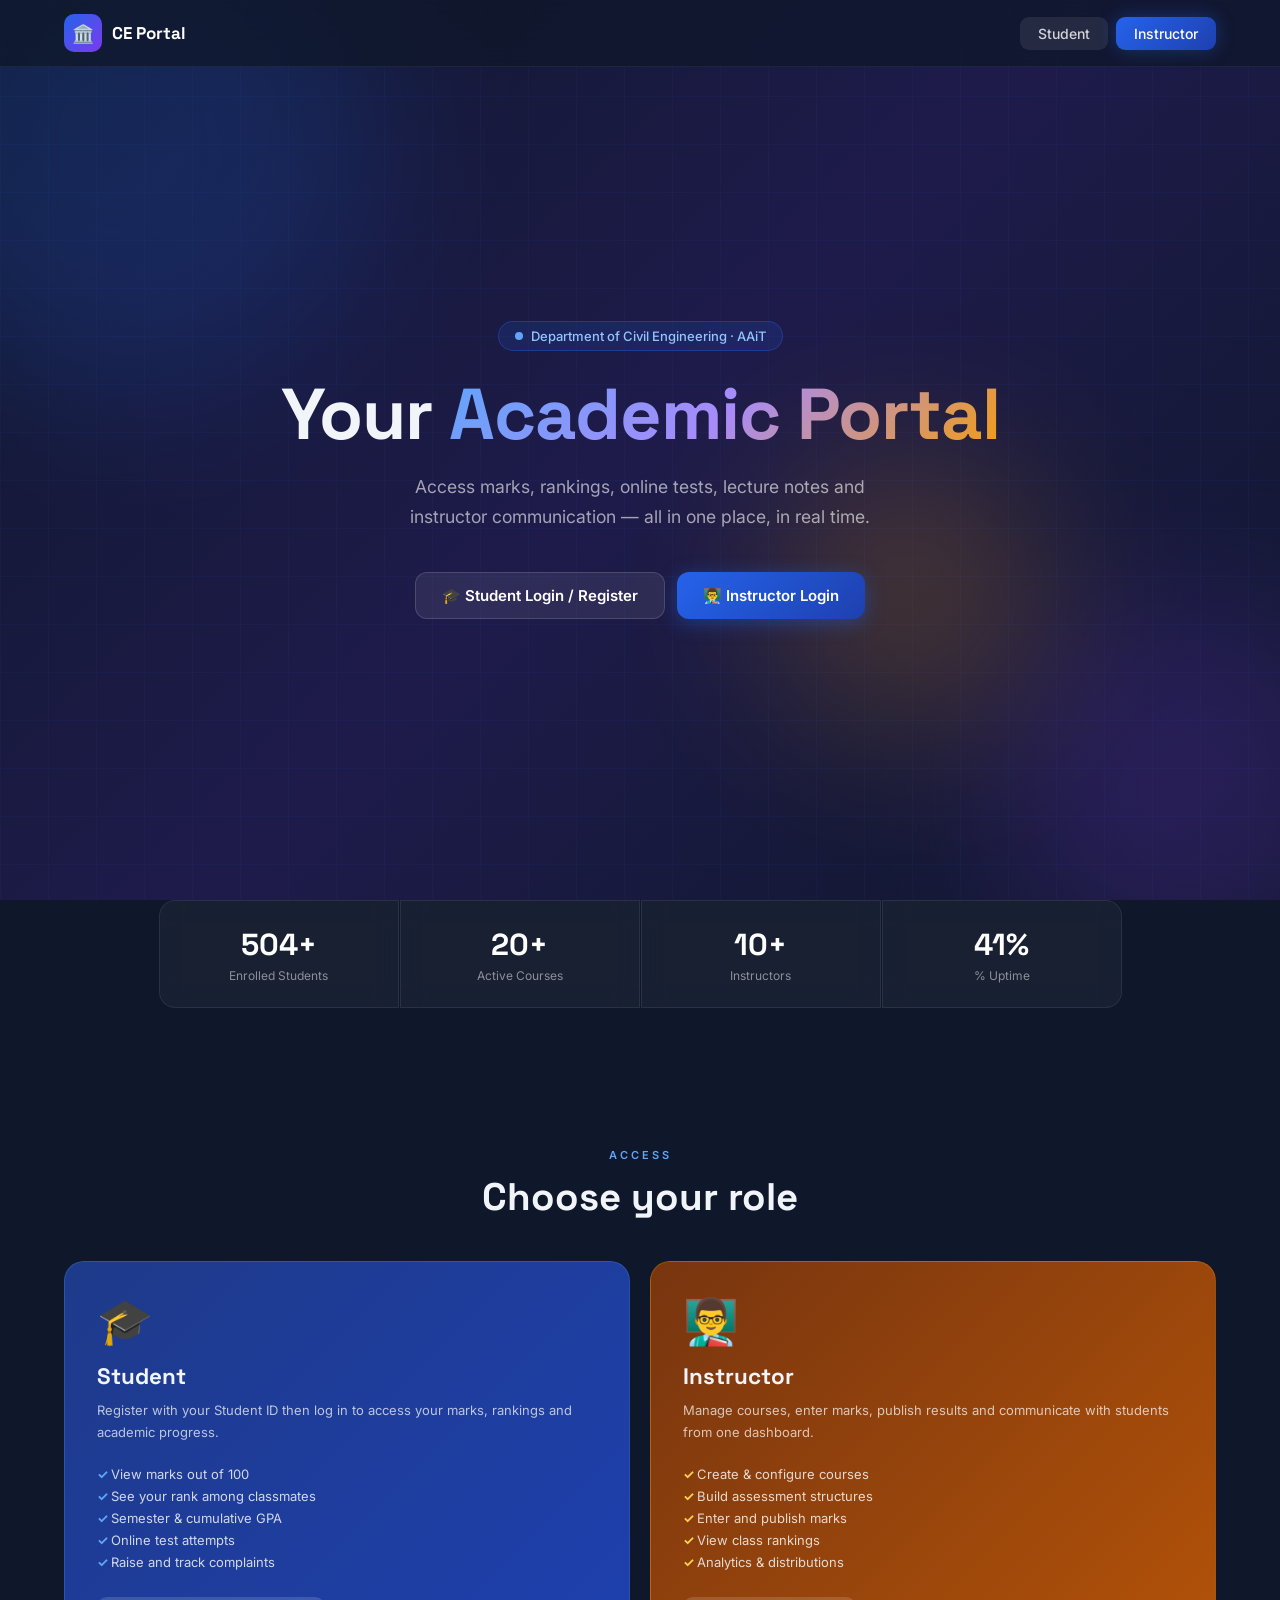
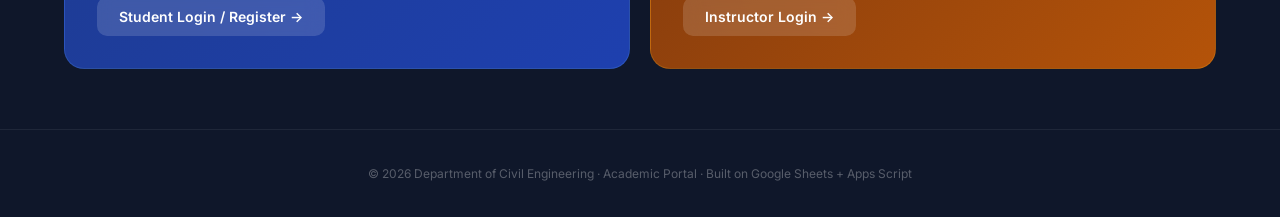
<file: student-dashboard.html>
<!DOCTYPE html>
<html lang="en" data-theme="dark">
<head>
  <meta charset="UTF-8" />
  <meta name="viewport" content="width=device-width, initial-scale=1.0" />
  <title>Student Portal · CE Department</title>
  <link rel="preconnect" href="https://fonts.googleapis.com" />
  <link href="https://fonts.googleapis.com/css2?family=Inter:wght@300;400;500;600;700&family=Space+Grotesk:wght@500;700&display=swap" rel="stylesheet" />
  <style>
    :root {
      --blue:#2563EB; --blue-dk:#1E40AF;
      --amber:#F59E0B; --green:#10B981;
      --red:#EF4444; --purple:#7C3AED;
      --sidebar-w:260px; --topbar-h:64px;
      --radius:14px; --radius-sm:8px; --tr:.22s ease;
    }
    [data-theme="dark"]{
      --bg:#0F172A; --bg2:#1E293B; --bg3:#334155;
      --border:rgba(255,255,255,.08); --text:#F1F5F9;
      --text2:#94A3B8; --card:rgba(30,41,59,.9);
      --glass:rgba(255,255,255,.05);
    }
    [data-theme="light"]{
      --bg:#F8FAFC; --bg2:#fff; --bg3:#E2E8F0;
      --border:rgba(0,0,0,.08); --text:#0F172A;
      --text2:#64748B; --card:#fff; --glass:rgba(0,0,0,.03);
    }
    *,*::before,*::after{box-sizing:border-box;margin:0;padding:0}
    body{font-family:'Inter',sans-serif;background:var(--bg);color:var(--text);min-height:100vh;display:flex;transition:background var(--tr),color var(--tr)}

    /* ── SIDEBAR ── */
    .sidebar{width:var(--sidebar-w);min-height:100vh;background:#0F172A;display:flex;flex-direction:column;position:fixed;left:0;top:0;bottom:0;z-index:50;transition:transform var(--tr);border-right:1px solid rgba(255,255,255,.05)}
    .sidebar.collapsed{transform:translateX(calc(-1 * var(--sidebar-w)))}
    .sb-header{padding:20px 20px 0;display:flex;align-items:center;gap:10px}
    .sb-logo{width:36px;height:36px;border-radius:9px;background:linear-gradient(135deg,#2563EB,#7C3AED);display:grid;place-items:center;font-size:16px;flex-shrink:0}
    .sb-brand{font-family:'Space Grotesk',sans-serif;font-weight:700;font-size:15px;color:#fff}
    .profile-card{margin:18px 12px;padding:16px;background:rgba(255,255,255,.05);border:1px solid rgba(255,255,255,.08);border-radius:var(--radius)}
    .profile-av{width:44px;height:44px;border-radius:50%;background:linear-gradient(135deg,#2563EB,#7C3AED);display:grid;place-items:center;font-size:20px;margin-bottom:10px}
    .profile-name{font-size:13px;font-weight:600;color:#fff}
    .profile-id{font-size:11px;color:rgba(255,255,255,.45);margin-top:2px}
    .profile-badge{display:inline-block;margin-top:8px;padding:2px 10px;border-radius:999px;background:rgba(37,99,235,.20);border:1px solid rgba(37,99,235,.35);font-size:11px;color:#93C5FD;font-weight:500}
    .sb-nav{flex:1;padding:8px 12px;overflow-y:auto;scrollbar-width:none}
    .sb-nav::-webkit-scrollbar{display:none}
    .nav-label{font-size:10px;font-weight:600;letter-spacing:2px;text-transform:uppercase;color:rgba(255,255,255,.25);padding:14px 8px 6px}
    .nav-item{display:flex;align-items:center;gap:10px;padding:10px 12px;border-radius:10px;cursor:pointer;color:rgba(255,255,255,.55);font-size:14px;font-weight:500;transition:all var(--tr);position:relative;margin-bottom:2px;text-decoration:none;user-select:none}
    .nav-item:hover{background:rgba(255,255,255,.06);color:#fff}
    .nav-item.active{background:linear-gradient(135deg,rgba(37,99,235,.25),rgba(124,58,237,.15));color:#fff;box-shadow:0 0 0 1px rgba(37,99,235,.30)}
    .nav-item.active::before{content:'';position:absolute;left:0;top:6px;bottom:6px;width:3px;border-radius:999px;background:linear-gradient(#2563EB,#7C3AED)}
    .nav-icon{font-size:17px;width:22px;text-align:center;flex-shrink:0}
    .nav-badge{margin-left:auto;background:var(--red);color:#fff;font-size:10px;font-weight:700;padding:1px 7px;border-radius:999px}
    .sb-footer{padding:14px 12px;border-top:1px solid rgba(255,255,255,.05)}
    .sb-footer .nav-item{color:rgba(255,255,255,.40)}
    .sb-overlay{display:none;position:fixed;inset:0;z-index:40;background:rgba(0,0,0,.6);backdrop-filter:blur(4px)}
    .sb-overlay.show{display:block}

    /* ── MAIN ── */
    .main{margin-left:var(--sidebar-w);flex:1;display:flex;flex-direction:column;min-height:100vh;transition:margin-left var(--tr)}
    .main.expanded{margin-left:0}
    .topbar{height:var(--topbar-h);background:var(--bg2);border-bottom:1px solid var(--border);display:flex;align-items:center;padding:0 24px;gap:16px;position:sticky;top:0;z-index:30;backdrop-filter:blur(12px)}
    .topbar-toggle{background:none;border:none;color:var(--text2);font-size:20px;cursor:pointer;padding:6px;border-radius:8px;transition:background var(--tr)}
    .topbar-toggle:hover{background:var(--glass)}
    .topbar-title{font-family:'Space Grotesk',sans-serif;font-weight:700;font-size:18px}
    .topbar-right{margin-left:auto;display:flex;align-items:center;gap:10px}
    .icon-btn{width:36px;height:36px;border-radius:10px;border:1px solid var(--border);background:transparent;cursor:pointer;display:grid;place-items:center;font-size:16px;color:var(--text2);transition:all var(--tr);position:relative}
    .icon-btn:hover{background:var(--bg3);color:var(--text)}
    .notif-dot{position:absolute;top:6px;right:6px;width:8px;height:8px;border-radius:50%;background:var(--red);border:2px solid var(--bg2)}
    .page-content{padding:24px;flex:1}
    .page{display:none}
    .page.active{display:block;animation:fadeIn .28s ease}
    @keyframes fadeIn{from{opacity:0;transform:translateY(8px)}to{opacity:1;transform:translateY(0)}}

    /* ── STAT GRID ── */
    .stats-grid{display:grid;grid-template-columns:repeat(auto-fit,minmax(170px,1fr));gap:14px;margin-bottom:22px}
    .stat-card{background:var(--card);border:1px solid var(--border);border-radius:var(--radius);padding:18px;position:relative;overflow:hidden;transition:transform var(--tr),box-shadow var(--tr)}
    .stat-card:hover{transform:translateY(-3px);box-shadow:0 12px 28px rgba(0,0,0,.15)}
    .stat-card::after{content:'';position:absolute;top:0;right:0;width:72px;height:72px;border-radius:50%;opacity:.08;transform:translate(18px,-18px)}
    .stat-card.blue::after{background:var(--blue)}.stat-card.amber::after{background:var(--amber)}
    .stat-card.green::after{background:var(--green)}.stat-card.red::after{background:var(--red)}
    .stat-card.purple::after{background:var(--purple)}
    .stat-icon{width:38px;height:38px;border-radius:10px;display:grid;place-items:center;font-size:17px;margin-bottom:10px}
    .stat-icon.blue{background:rgba(37,99,235,.12)}.stat-icon.amber{background:rgba(245,158,11,.12)}
    .stat-icon.green{background:rgba(16,185,129,.12)}.stat-icon.red{background:rgba(239,68,68,.12)}
    .stat-icon.purple{background:rgba(124,58,237,.12)}
    .stat-val{font-family:'Space Grotesk',sans-serif;font-size:1.8rem;font-weight:700;line-height:1}
    .stat-lbl{font-size:12px;color:var(--text2);margin-top:4px}

    /* ── PANEL ── */
    .panel{background:var(--card);border:1px solid var(--border);border-radius:var(--radius);overflow:hidden;margin-bottom:18px}
    .panel-header{padding:16px 18px;border-bottom:1px solid var(--border);display:flex;align-items:center;justify-content:space-between;flex-wrap:wrap;gap:8px}
    .panel-title{font-size:15px;font-weight:600}
    .panel-body{padding:18px}
    .panel-link{font-size:13px;color:var(--blue);font-weight:500;cursor:pointer}
    .panel-link:hover{text-decoration:underline}

    /* ── CONTENT GRID ── */
    .content-grid{display:grid;grid-template-columns:1fr 320px;gap:18px}
    @media(max-width:1024px){.content-grid{grid-template-columns:1fr}}

    /* ── TABLE ── */
    .table-wrap{overflow-x:auto}
    table{width:100%;border-collapse:collapse;font-size:14px}
    thead th{text-align:left;padding:10px 14px;color:var(--text2);font-size:11px;font-weight:600;letter-spacing:.5px;text-transform:uppercase;border-bottom:1px solid var(--border);white-space:nowrap}
    tbody td{padding:12px 14px;border-bottom:1px solid var(--border);vertical-align:middle}
    tbody tr:last-child td{border-bottom:none}
    tbody tr:hover{background:var(--glass)}

    /* ── MARK BAR ── */
    .mark-bar-wrap{display:flex;align-items:center;gap:10px;min-width:140px}
    .mark-bar{flex:1;height:7px;background:var(--bg3);border-radius:999px;overflow:hidden}
    .mark-fill{height:100%;border-radius:999px;transition:width 1.2s ease}
    .mark-fill.excellent{background:linear-gradient(90deg,#10B981,#34D399)}
    .mark-fill.good{background:linear-gradient(90deg,#2563EB,#60A5FA)}
    .mark-fill.average{background:linear-gradient(90deg,#F59E0B,#FCD34D)}
    .mark-fill.poor{background:linear-gradient(90deg,#EF4444,#F87171)}
    .mark-num{font-size:13px;font-weight:700;min-width:36px;text-align:right}

    /* ── RANK BADGE ── */
    .rank-badge{display:inline-flex;align-items:center;justify-content:center;width:32px;height:32px;border-radius:50%;font-size:13px;font-weight:700;flex-shrink:0}
    .rank-1{background:linear-gradient(135deg,#F59E0B,#FBBF24);color:#000}
    .rank-2{background:linear-gradient(135deg,#94A3B8,#CBD5E1);color:#000}
    .rank-3{background:linear-gradient(135deg,#B45309,#D97706);color:#fff}
    .rank-other{background:var(--bg3);color:var(--text2)}
    .rank-mine{background:linear-gradient(135deg,#2563EB,#7C3AED);color:#fff;box-shadow:0 0 12px rgba(37,99,235,.4)}

    /* ── SCORE PILL ── */
    .score-pill{display:inline-block;padding:3px 10px;border-radius:999px;font-size:12px;font-weight:700}
    .score-ex{background:rgba(16,185,129,.15);color:#10B981}
    .score-gd{background:rgba(37,99,235,.15);color:#3B82F6}
    .score-av{background:rgba(245,158,11,.15);color:#F59E0B}
    .score-pr{background:rgba(239,68,68,.12);color:#EF4444}

    /* ── PROGRESS ── */
    .prog-wrap{margin-bottom:14px}
    .prog-label{display:flex;justify-content:space-between;font-size:13px;margin-bottom:5px;color:var(--text2)}
    .prog-label strong{color:var(--text)}
    .prog-bar{height:8px;background:var(--bg3);border-radius:999px;overflow:hidden}
    .prog-fill{height:100%;border-radius:999px;background:linear-gradient(90deg,#2563EB,#7C3AED);transition:width 1.2s ease}

    /* ── GPA RING ── */
    .gpa-ring-wrap{display:flex;flex-direction:column;align-items:center;padding:16px 0}
    .gpa-ring{width:130px;height:130px;position:relative;display:grid;place-items:center}
    .gpa-ring svg{position:absolute;inset:0;transform:rotate(-90deg)}
    .gpa-num{font-family:'Space Grotesk',sans-serif;font-size:1.8rem;font-weight:700;z-index:1}
    .gpa-sub{font-size:11px;color:var(--text2);z-index:1}
    .gpa-meta{display:flex;gap:22px;margin-top:14px;font-size:13px;text-align:center}
    .gpa-meta-val{font-weight:700;font-size:1rem}
    .gpa-meta-lbl{font-size:11px;color:var(--text2)}

    /* ── RANKING TABLE ── */
    .rank-row{display:flex;align-items:center;gap:12px;padding:10px 0;border-bottom:1px solid var(--border)}
    .rank-row:last-child{border-bottom:none}
    .rank-row.my-row{background:rgba(37,99,235,.08);margin:0 -18px;padding:10px 18px;border-radius:10px;border:1px solid rgba(37,99,235,.2)}
    .rank-info{flex:1;min-width:0}
    .rank-name{font-size:14px;font-weight:500;white-space:nowrap;overflow:hidden;text-overflow:ellipsis}
    .rank-id{font-size:11px;color:var(--text2);margin-top:1px}

    /* ── FORM ── */
    .form-group{margin-bottom:14px}
    .form-group label{display:block;font-size:12px;font-weight:500;color:var(--text2);margin-bottom:5px}
    .form-group input,.form-group select,.form-group textarea{width:100%;padding:10px 13px;border-radius:var(--radius-sm);background:var(--bg3);border:1px solid var(--border);color:var(--text);font-size:14px;font-family:'Inter',sans-serif;outline:none;transition:border .2s}
    .form-group input:focus,.form-group select:focus,.form-group textarea:focus{border-color:var(--blue)}
    .form-group textarea{resize:vertical;min-height:90px}
    .btn{display:inline-flex;align-items:center;gap:8px;padding:10px 18px;border-radius:var(--radius-sm);font-size:14px;font-weight:600;border:none;cursor:pointer;font-family:'Inter',sans-serif;transition:all var(--tr)}
    .btn:active{transform:scale(.97)}
    .btn-primary{background:linear-gradient(135deg,#2563EB,#1E40AF);color:#fff}
    .btn-primary:hover{transform:translateY(-1px);box-shadow:0 4px 16px rgba(37,99,235,.4)}
    .btn-outline{background:transparent;border:1px solid var(--border);color:var(--text)}
    .btn-outline:hover{background:var(--bg3)}
    .btn-full{width:100%;justify-content:center}

    /* ── CHAT ── */
    .chat-window{height:340px;overflow-y:auto;padding:14px;background:var(--bg);border-radius:var(--radius-sm);border:1px solid var(--border);margin-bottom:10px;display:flex;flex-direction:column;gap:10px}
    .chat-window::-webkit-scrollbar{display:none}
    .chat-msg{display:flex;gap:9px;max-width:86%}
    .chat-msg.user{margin-left:auto;flex-direction:row-reverse}
    .chat-av{width:30px;height:30px;border-radius:50%;flex-shrink:0;display:grid;place-items:center;font-size:13px}
    .chat-av.bot{background:linear-gradient(135deg,#2563EB,#7C3AED)}
    .chat-av.user{background:linear-gradient(135deg,#F59E0B,#FBBF24)}
    .chat-bubble{padding:9px 13px;border-radius:12px;font-size:13px;line-height:1.6;background:var(--bg2);border:1px solid var(--border)}
    .chat-msg.user .chat-bubble{background:var(--blue);color:#fff;border-color:var(--blue)}
    .chat-input-row{display:flex;gap:8px}
    .chat-input-row input{flex:1;padding:10px 13px;border-radius:var(--radius-sm);background:var(--bg3);border:1px solid var(--border);color:var(--text);font-size:14px;font-family:'Inter',sans-serif;outline:none}
    .chat-input-row input:focus{border-color:var(--blue)}
    .chat-send{padding:10px 14px;background:var(--blue);color:#fff;border:none;border-radius:var(--radius-sm);cursor:pointer;font-size:15px}

    /* ── FEED ── */
    .feed-item{display:flex;gap:11px;padding:12px 0;border-bottom:1px solid var(--border)}
    .feed-item:last-child{border-bottom:none}
    .feed-icon{width:36px;height:36px;border-radius:10px;display:grid;place-items:center;font-size:16px;flex-shrink:0}
    .feed-title{font-size:13px;font-weight:500}
    .feed-meta{font-size:11px;color:var(--text2);margin-top:2px}
    .feed-item.unread .feed-title{font-weight:600}

    /* ── COURSE CARDS ── */
    .course-cards{display:grid;grid-template-columns:repeat(auto-fill,minmax(240px,1fr));gap:14px}
    .course-card{background:var(--card);border:1px solid var(--border);border-radius:var(--radius);padding:18px;cursor:pointer;transition:all var(--tr)}
    .course-card:hover{border-color:var(--blue);transform:translateY(-3px);box-shadow:0 12px 28px rgba(37,99,235,.12)}
    .course-code{font-size:10px;font-weight:700;color:var(--blue);letter-spacing:1px;text-transform:uppercase;margin-bottom:5px}
    .course-name{font-size:14px;font-weight:600;margin-bottom:4px}
    .course-meta{font-size:12px;color:var(--text2);margin-bottom:12px}

    /* ── ASSESSMENT BREAKDOWN ── */
    .assess-row{display:grid;grid-template-columns:1fr 70px 90px 90px;gap:8px;padding:10px 0;border-bottom:1px solid var(--border);align-items:center;font-size:13px}
    .assess-row:last-child{border-bottom:none}
    .assess-row.header{font-size:11px;color:var(--text2);font-weight:600;text-transform:uppercase}
    .assess-row span:not(:first-child){text-align:center}

    /* ── TOAST ── */
    .toast{position:fixed;bottom:22px;right:22px;z-index:999;padding:11px 18px;border-radius:var(--radius-sm);background:#1E293B;border:1px solid rgba(255,255,255,.10);color:#fff;font-size:13px;font-weight:500;box-shadow:0 8px 24px rgba(0,0,0,.3);transform:translateY(80px);opacity:0;transition:all .3s ease}
    .toast.show{transform:translateY(0);opacity:1}

    /* ── RESPONSIVE ── */
    @media(max-width:768px){
      .sidebar{transform:translateX(calc(-1 * var(--sidebar-w)))}
      .sidebar.mobile-open{transform:translateX(0)}
      .main{margin-left:0!important}
      .page-content{padding:14px}
      .stats-grid{grid-template-columns:repeat(2,1fr);gap:10px}
      .assess-row{grid-template-columns:1fr 60px 70px}
      .assess-row .assess-wt{display:none}
    }
    @media(max-width:480px){
      .stats-grid{grid-template-columns:1fr 1fr}
      .stat-val{font-size:1.4rem}
    }
  </style>
</head>
<body>

<div class="sb-overlay" id="overlay" onclick="toggleSidebar()"></div>

<!-- SIDEBAR -->
<aside class="sidebar" id="sidebar">
  <div class="sb-header">
    <div class="sb-logo">🏛️</div>
    <span class="sb-brand">CE Portal</span>
  </div>
  <div class="profile-card">
    <div class="profile-av">🎓</div>
    <div class="profile-name" id="sb-name">Loading…</div>
    <div class="profile-id" id="sb-id">—</div>
    <div class="profile-badge">Student</div>
  </div>
  <nav class="sb-nav">
    <div class="nav-label">Main</div>
    <a class="nav-item active" onclick="showPage('dashboard',this)"><span class="nav-icon">🏠</span>Dashboard</a>
    <a class="nav-item" onclick="showPage('marks',this)"><span class="nav-icon">📊</span>My Marks</a>
    <a class="nav-item" onclick="showPage('ranking',this)"><span class="nav-icon">🏆</span>Class Ranking</a>
    <a class="nav-item" onclick="showPage('tests',this)"><span class="nav-icon">📝</span>Online Tests</a>
    <a class="nav-item" onclick="showPage('notes',this)"><span class="nav-icon">📚</span>Lecture Notes</a>
    <a class="nav-item" onclick="showPage('ai',this)"><span class="nav-icon">🤖</span>AI Assistant</a>
    <div class="nav-label">Communication</div>
    <a class="nav-item" onclick="showPage('notifications',this)"><span class="nav-icon">🔔</span>Notifications<span class="nav-badge" id="notif-count" style="display:none">0</span></a>
    <a class="nav-item" onclick="showPage('complaints',this)"><span class="nav-icon">📨</span>Complaints</a>
    <div class="nav-label">More</div>
    <a class="nav-item" onclick="showPage('settings',this)"><span class="nav-icon">⚙️</span>Settings</a>
  </nav>
  <div class="sb-footer">
    <a class="nav-item" onclick="logout()"><span class="nav-icon">🚪</span>Logout</a>
  </div>
</aside>

<!-- MAIN -->
<div class="main" id="main">
  <header class="topbar">
    <button class="topbar-toggle" onclick="toggleSidebar()">☰</button>
    <span class="topbar-title" id="page-title">Dashboard</span>
    <div class="topbar-right">
      <button class="icon-btn" onclick="showPage('notifications',null)">🔔<span class="notif-dot" id="notif-dot" style="display:none"></span></button>
      <button class="icon-btn" onclick="toggleTheme()" id="theme-btn">🌙</button>
    </div>
  </header>

  <div class="page-content">

    <!-- DASHBOARD -->
    <div class="page active" id="page-dashboard">
      <div class="stats-grid">
        <div class="stat-card blue"><div class="stat-icon blue">📈</div><div class="stat-val" id="d-avg">—</div><div class="stat-lbl">Average Mark /100</div></div>
        <div class="stat-card purple"><div class="stat-icon purple">🏆</div><div class="stat-val" id="d-rank">—</div><div class="stat-lbl">Class Rank</div></div>
        <div class="stat-card amber"><div class="stat-icon amber">📚</div><div class="stat-val" id="d-courses">—</div><div class="stat-lbl">Active Courses</div></div>
        <div class="stat-card green"><div class="stat-icon green">🎯</div><div class="stat-val" id="d-top">—</div><div class="stat-lbl">Top Score /100</div></div>
      </div>
      <div class="content-grid">
        <div>
          <!-- Recent marks -->
          <div class="panel">
            <div class="panel-header"><span class="panel-title">Recent Marks</span><span class="panel-link" onclick="showPage('marks',null)">View all →</span></div>
            <div class="panel-body">
              <div class="table-wrap">
                <table>
                  <thead><tr><th>Course</th><th>Assessment</th><th>Mark /100</th><th>Progress</th></tr></thead>
                  <tbody id="recent-marks-body"></tbody>
                </table>
              </div>
            </div>
          </div>
          <!-- Course progress -->
          <div class="panel">
            <div class="panel-header"><span class="panel-title">Course Progress</span></div>
            <div class="panel-body" id="course-progress"></div>
          </div>
        </div>
        <div>
          <!-- GPA ring -->
          <div class="panel">
            <div class="panel-header"><span class="panel-title">GPA Overview</span></div>
            <div class="panel-body">
              <div class="gpa-ring-wrap">
                <div class="gpa-ring">
                  <svg viewBox="0 0 130 130" width="130" height="130">
                    <circle cx="65" cy="65" r="54" fill="none" stroke="var(--bg3)" stroke-width="12"/>
                    <circle cx="65" cy="65" r="54" fill="none" stroke="url(#gg)"
                      stroke-width="12" stroke-linecap="round"
                      stroke-dasharray="339.3" stroke-dashoffset="339.3"
                      id="gpa-arc" style="transition:stroke-dashoffset 1.3s ease"/>
                    <defs><linearGradient id="gg" x1="0%" y1="0%" x2="100%" y2="0%">
                      <stop offset="0%" stop-color="#2563EB"/><stop offset="100%" stop-color="#7C3AED"/>
                    </linearGradient></defs>
                  </svg>
                  <div style="z-index:1;text-align:center">
                    <div class="gpa-num" id="gpa-num">—</div>
                    <div class="gpa-sub">/ 4.0</div>
                  </div>
                </div>
                <div class="gpa-meta">
                  <div><div class="gpa-meta-val" id="sgpa-val">—</div><div class="gpa-meta-lbl">Sem GPA</div></div>
                  <div><div class="gpa-meta-val" id="rank-val">—</div><div class="gpa-meta-lbl">Class Rank</div></div>
                  <div><div class="gpa-meta-val" id="cr-val">—</div><div class="gpa-meta-lbl">Credits</div></div>
                </div>
              </div>
            </div>
          </div>
          <!-- Announcements -->
          <div class="panel">
            <div class="panel-header"><span class="panel-title">Announcements</span><span class="panel-link" onclick="showPage('notifications',null)">All →</span></div>
            <div class="panel-body" id="dash-notifs"></div>
          </div>
        </div>
      </div>
    </div>

    <!-- MY MARKS -->
    <div class="page" id="page-marks">
      <div class="course-cards" id="marks-cards" style="margin-bottom:18px"></div>
      <div class="panel" id="marks-detail" style="display:none">
        <div class="panel-header">
          <span class="panel-title" id="detail-title">Assessment Breakdown</span>
          <button class="btn btn-outline" style="font-size:12px;padding:5px 12px" onclick="document.getElementById('marks-detail').style.display='none'">✕ Close</button>
        </div>
        <div class="panel-body" id="detail-body"></div>
      </div>
    </div>

    <!-- CLASS RANKING -->
    <div class="page" id="page-ranking">
      <div class="panel">
        <div class="panel-header">
          <span class="panel-title">🏆 Class Ranking</span>
          <select id="rank-course-sel" style="padding:7px 12px;border-radius:8px;background:var(--bg3);border:1px solid var(--border);color:var(--text);font-size:13px;outline:none" onchange="renderRanking()">
            <option value="all">All Courses (Overall)</option>
          </select>
        </div>
        <div class="panel-body" id="ranking-body"></div>
      </div>
    </div>

    <!-- TESTS -->
    <div class="page" id="page-tests">
      <div class="panel">
        <div class="panel-header"><span class="panel-title">Available Tests</span></div>
        <div class="panel-body" id="tests-list"></div>
      </div>
    </div>

    <!-- NOTES -->
    <div class="page" id="page-notes">
      <div class="panel">
        <div class="panel-header"><span class="panel-title">Lecture Notes & Resources</span></div>
        <div class="panel-body" id="notes-list"></div>
      </div>
    </div>

    <!-- AI -->
    <div class="page" id="page-ai">
      <div class="panel">
        <div class="panel-header"><span class="panel-title">🤖 AI Academic Assistant</span><span style="font-size:12px;color:var(--text2)">Powered by Claude</span></div>
        <div class="panel-body">
          <div class="chat-window" id="chat-win">
            <div class="chat-msg"><div class="chat-av bot">🤖</div><div class="chat-bubble">Hi! I'm your CE academic assistant. Ask me about your marks, ranking, courses or GPA.</div></div>
          </div>
          <div class="chat-input-row">
            <input type="text" id="chat-inp" placeholder="Ask about your marks, ranking, GPA…" onkeydown="if(event.key==='Enter')sendChat()" />
            <button class="chat-send" onclick="sendChat()">➤</button>
          </div>
        </div>
      </div>
    </div>

    <!-- NOTIFICATIONS -->
    <div class="page" id="page-notifications">
      <div class="panel">
        <div class="panel-header"><span class="panel-title">Notifications</span><button class="btn btn-outline" style="font-size:12px;padding:5px 12px" onclick="markAllRead()">Mark all read</button></div>
        <div class="panel-body" id="notif-body"></div>
      </div>
    </div>

    <!-- COMPLAINTS -->
    <div class="page" id="page-complaints">
      <div class="content-grid">
        <div class="panel">
          <div class="panel-header"><span class="panel-title">Submit Complaint</span></div>
          <div class="panel-body">
            <div class="form-group"><label>Course</label><select id="c-course" onchange="loadComplaintAssessments()"><option value="">— Select —</option></select></div>
            <div class="form-group"><label>Assessment</label><select id="c-assess"><option value="">— Select —</option></select></div>
            <div class="form-group"><label>Your Mark</label><input type="number" id="c-mark" placeholder="Mark you received" /></div>
            <div class="form-group"><label>Expected Mark</label><input type="number" id="c-expected" placeholder="Mark you expected" /></div>
            <div class="form-group"><label>Reason</label><textarea id="c-reason" placeholder="Describe the issue clearly…"></textarea></div>
            <button class="btn btn-primary btn-full" onclick="submitComplaint()">📨 Submit Complaint</button>
          </div>
        </div>
        <div class="panel">
          <div class="panel-header"><span class="panel-title">My Complaints</span></div>
          <div class="panel-body" id="complaint-list"></div>
        </div>
      </div>
    </div>

    <!-- SETTINGS -->
    <div class="page" id="page-settings">
      <div class="panel" style="max-width:500px">
        <div class="panel-header"><span class="panel-title">Account Settings</span></div>
        <div class="panel-body">
          <div class="form-group"><label>Full Name</label><input type="text" id="set-name" /></div>
          <div class="form-group"><label>Email</label><input type="email" id="set-email" /></div>
          <div class="form-group"><label>Telegram Username</label><input type="text" id="set-tg" placeholder="@username" /></div>
          <div class="form-group"><label>Current Password</label><input type="password" id="set-old-pw" placeholder="Enter current password" /></div>
          <div class="form-group"><label>New Password</label><input type="password" id="set-new-pw" placeholder="Leave blank to keep current" /></div>
          <button class="btn btn-primary" onclick="saveSettings()">💾 Save Changes</button>
        </div>
      </div>
    </div>

  </div>
</div>

<div class="toast" id="toast"></div>

<script>
/* ── CONFIG ── */
const SCRIPT_URL = localStorage.getItem('script_url') || 'YOUR_APPS_SCRIPT_URL_HERE';

/* ── AUTH GUARD ── */
const role   = sessionStorage.getItem('portal_role');
const userId = sessionStorage.getItem('portal_user');
const uName  = sessionStorage.getItem('portal_name');
if (role !== 'student') window.location.href = 'index.html';

/* ── LOCAL STORE ── */
const Store = {
  key:'ce_portal_users',
  getAll(){ try{ return JSON.parse(localStorage.getItem(this.key)||'{}') }catch{ return {} } },
  get(id){ return this.getAll()[id]||null },
};

/* ── DEMO DATA ── */
const DEMO = {
  name: uName || 'Abomsa Dida Wake',
  id:   userId || 'UGR/82533/16',
  cgpa: 3.45, sgpa: 3.60, credits: 18,
  courses: [
    { code:'CE401', name:'Highway Engineering', credits:4, instructor:'Dr. Tesfaye',
      assessments:[
        {name:'Assignment 1', weight:5,  mark:85},
        {name:'Assignment 2', weight:5,  mark:80},
        {name:'Quiz 1',       weight:10, mark:72},
        {name:'Quiz 2',       weight:10, mark:68},
        {name:'Mid Exam',     weight:20, mark:75},
        {name:'Project',      weight:10, mark:90},
        {name:'Final Exam',   weight:40, mark:78},
      ]},
    { code:'CE402', name:'Structural Analysis', credits:4, instructor:'Dr. Alemu',
      assessments:[
        {name:'Assignment 1', weight:10, mark:90},
        {name:'Quiz 1',       weight:10, mark:82},
        {name:'Mid Exam',     weight:20, mark:86},
        {name:'Final Exam',   weight:60, mark:85},
      ]},
    { code:'CE403', name:'Geotechnical Engineering', credits:3, instructor:'Dr. Bekele',
      assessments:[
        {name:'Assignment 1', weight:10, mark:70},
        {name:'Quiz 1',       weight:10, mark:60},
        {name:'Mid Exam',     weight:30, mark:62},
        {name:'Final Exam',   weight:50, mark:66},
      ]},
    { code:'CE404', name:'Fluid Mechanics', credits:3, instructor:'Dr. Girma',
      assessments:[
        {name:'Assignment 1', weight:10, mark:95},
        {name:'Mid Exam',     weight:30, mark:90},
        {name:'Final Exam',   weight:60, mark:91},
      ]},
  ],
  /* Simulated classmates for ranking */
  classmates: [
    {id:'UGR/82534/16', name:'Birtukan Haile',    avg:91},
    {id:'UGR/82535/16', name:'Chala Gemechu',     avg:52},
    {id:'UGR/82536/16', name:'Dereje Tadesse',    avg:76},
    {id:'UGR/82537/16', name:'Enat Bekele',       avg:94},
    {id:'UGR/82538/16', name:'Fekadu Solomon',    avg:44},
    {id:'UGR/82539/16', name:'Girma Wolde',       avg:71},
    {id:'UGR/82540/16', name:'Hana Tesfaye',      avg:88},
    {id:'UGR/82541/16', name:'Iddris Mohammed',   avg:79},
    {id:'UGR/82542/16', name:'Jelila Kedir',      avg:83},
    {id:'UGR/82543/16', name:'Kebede Alemu',      avg:67},
  ],
  notifications:[
    {type:'grade',  title:'Mid Exam marks published — CE401', time:'2h ago',  read:false},
    {type:'note',   title:'New lecture notes — CE402',        time:'1d ago',  read:false},
    {type:'notice', title:'Department meeting — Thursday 2pm',time:'2d ago',  read:true },
  ],
  complaints:[],
};

/* ── HELPERS ── */
function calcAvg(course){
  return Math.round(course.assessments.reduce((s,a)=>(s+(a.mark/100)*a.weight),0)*10)/10;
}

function markClass(m){
  if(m>=85) return 'excellent';
  if(m>=70) return 'good';
  if(m>=50) return 'average';
  return 'poor';
}

function scorePillClass(m){
  if(m>=85) return 'score-ex';
  if(m>=70) return 'score-gd';
  if(m>=50) return 'score-av';
  return 'score-pr';
}

function scoreLabel(m){
  if(m>=85) return 'Excellent';
  if(m>=70) return 'Good';
  if(m>=50) return 'Average';
  return 'Below Average';
}

function getGrade(pct){
  if(pct>=90) return{l:'A',  gp:4.00};
  if(pct>=85) return{l:'A-', gp:3.75};
  if(pct>=80) return{l:'B+', gp:3.50};
  if(pct>=75) return{l:'B',  gp:3.00};
  if(pct>=70) return{l:'B-', gp:2.75};
  if(pct>=65) return{l:'C+', gp:2.50};
  if(pct>=60) return{l:'C',  gp:2.00};
  if(pct>=50) return{l:'D',  gp:1.00};
  return{l:'F',gp:0.00};
}

/* ── INIT ── */
window.addEventListener('DOMContentLoaded', ()=>{
  document.getElementById('sb-name').textContent = DEMO.name;
  document.getElementById('sb-id').textContent   = DEMO.id;

  // Try load from API
  loadData();

  // Populate selects
  const rankSel = document.getElementById('rank-course-sel');
  const cSel    = document.getElementById('c-course');
  DEMO.courses.forEach((c,i)=>{
    rankSel.innerHTML += `<option value="${i}">${c.code} — ${c.name}</option>`;
    cSel.innerHTML    += `<option value="${i}">${c.code} — ${c.name}</option>`;
  });
});

async function loadData(){
  try {
    const res  = await fetch(`${SCRIPT_URL}?action=getStudentResults&studentId=${encodeURIComponent(userId)}&token=${sessionStorage.getItem('portal_token')}`);
    const data = await res.json();
    if(data.success && data.student){
      Object.assign(DEMO, data.student);
    }
  } catch { /* use demo */ }
  renderAll();
}

function renderAll(){
  renderDashboard();
  renderMarksCards();
  renderRanking();
  renderNotifications();
  renderComplaintList();
  renderTests();
  renderNotes();
}

/* ── DASHBOARD ── */
function renderDashboard(){
  const avgs    = DEMO.courses.map(c=>calcAvg(c));
  const overall = Math.round(avgs.reduce((a,b)=>a+b,0)/avgs.length*10)/10;
  const topMark = Math.max(...avgs);

  // My rank among classmates
  const myAvg  = overall;
  const all    = [...DEMO.classmates.map(s=>s.avg), myAvg].sort((a,b)=>b-a);
  const myRank = all.indexOf(myAvg)+1;
  const total  = all.length;

  document.getElementById('d-avg').textContent    = overall;
  document.getElementById('d-rank').textContent   = `#${myRank}`;
  document.getElementById('d-courses').textContent= DEMO.courses.length;
  document.getElementById('d-top').textContent    = topMark;
  document.getElementById('rank-val').textContent = `#${myRank}/${total}`;

  // GPA
  const cgpa = DEMO.cgpa||3.45;
  document.getElementById('gpa-num').textContent = cgpa.toFixed(2);
  document.getElementById('sgpa-val').textContent= (DEMO.sgpa||cgpa).toFixed(2);
  document.getElementById('cr-val').textContent  = DEMO.credits||18;
  setTimeout(()=>{
    const arc=document.getElementById('gpa-arc');
    const circ=2*Math.PI*54;
    if(arc) arc.style.strokeDashoffset = circ - circ*(cgpa/4);
  },300);

  // Recent marks table
  const tbody = document.getElementById('recent-marks-body');
  tbody.innerHTML = DEMO.courses.slice(0,3).map(c=>{
    const last = c.assessments[c.assessments.length-1];
    const mc   = markClass(last.mark);
    return `<tr>
      <td><strong>${c.code}</strong><br><span style="color:var(--text2);font-size:11px">${c.name}</span></td>
      <td>${last.name}</td>
      <td>
        <span class="score-pill ${scorePillClass(last.mark)}">${last.mark}/100</span>
      </td>
      <td>
        <div class="mark-bar-wrap">
          <div class="mark-bar"><div class="mark-fill ${mc}" style="width:${last.mark}%"></div></div>
          <span class="mark-num" style="font-size:11px;color:var(--text2)">${scoreLabel(last.mark)}</span>
        </div>
      </td>
    </tr>`;
  }).join('');

  // Course progress
  document.getElementById('course-progress').innerHTML = DEMO.courses.map(c=>{
    const avg=calcAvg(c);
    return `<div class="prog-wrap">
      <div class="prog-label"><span>${c.code} — ${c.name}</span><strong>${avg}/100</strong></div>
      <div class="prog-bar"><div class="prog-fill" style="width:${avg}%"></div></div>
    </div>`;
  }).join('');

  // Announcements
  const icons={grade:'📊',note:'📚',notice:'📢'};
  document.getElementById('dash-notifs').innerHTML = DEMO.notifications.slice(0,3).map(n=>`
    <div class="feed-item ${n.read?'':'unread'}">
      <div class="feed-icon" style="background:var(--glass)">${icons[n.type]||'🔔'}</div>
      <div><div class="feed-title">${n.title}</div><div class="feed-meta">${n.time}</div></div>
    </div>`).join('');

  // Notif badge
  const unread=DEMO.notifications.filter(n=>!n.read).length;
  document.getElementById('notif-count').textContent=unread;
  document.getElementById('notif-count').style.display=unread?'inline':'none';
  document.getElementById('notif-dot').style.display=unread?'block':'none';
}

/* ── MARKS CARDS ── */
function renderMarksCards(){
  document.getElementById('marks-cards').innerHTML = DEMO.courses.map((c,i)=>{
    const avg=calcAvg(c);
    const mc =markClass(avg);
    return `<div class="course-card" onclick="showCourseDetail(${i})">
      <div class="course-code">${c.code}</div>
      <div class="course-name">${c.name}</div>
      <div class="course-meta">👨‍🏫 ${c.instructor} · ${c.credits} Cr Hrs</div>
      <div style="display:flex;align-items:center;justify-content:space-between;margin-bottom:8px">
        <span style="font-family:'Space Grotesk',sans-serif;font-size:1.5rem;font-weight:700">${avg}<span style="font-size:1rem;color:var(--text2)">/100</span></span>
        <span class="score-pill ${scorePillClass(avg)}">${scoreLabel(avg)}</span>
      </div>
      <div class="mark-bar" style="height:8px"><div class="mark-fill ${mc}" style="width:${avg}%"></div></div>
      <div style="font-size:11px;color:var(--blue);margin-top:8px">Tap for full breakdown →</div>
    </div>`;
  }).join('');
}

function showCourseDetail(idx){
  const c   = DEMO.courses[idx];
  const avg = calcAvg(c);
  document.getElementById('detail-title').textContent = `${c.code} — ${c.name}`;

  const rows = c.assessments.map(a=>{
    const contrib=((a.mark/100)*a.weight).toFixed(1);
    return `<div class="assess-row">
      <span>${a.name}</span>
      <span class="assess-wt" style="color:var(--text2)">${a.weight}%</span>
      <span>
        <div class="mark-bar-wrap">
          <div class="mark-bar"><div class="mark-fill ${markClass(a.mark)}" style="width:${a.mark}%"></div></div>
          <span class="mark-num">${a.mark}</span>
        </div>
      </span>
      <span><span class="score-pill ${scorePillClass(a.mark)}">${contrib} pts</span></span>
    </div>`;
  }).join('');

  document.getElementById('detail-body').innerHTML = `
    <div class="assess-row header">
      <span>Assessment</span>
      <span class="assess-wt">Weight</span>
      <span>Mark /100</span>
      <span>Contribution</span>
    </div>
    ${rows}
    <div style="margin-top:14px;padding:14px;background:var(--glass);border-radius:10px;display:flex;align-items:center;justify-content:space-between">
      <div>
        <div style="font-size:12px;color:var(--text2);margin-bottom:2px">Overall Mark</div>
        <div style="font-family:'Space Grotesk',sans-serif;font-size:1.8rem;font-weight:700">${avg}<span style="font-size:1rem;color:var(--text2)">/100</span></div>
      </div>
      <div style="text-align:right">
        <span class="score-pill ${scorePillClass(avg)}" style="font-size:14px;padding:6px 14px">${scoreLabel(avg)}</span>
        <div style="font-size:11px;color:var(--text2);margin-top:6px">${getGrade(avg).l} · ${getGrade(avg).gp} GP</div>
      </div>
    </div>`;

  document.getElementById('marks-detail').style.display='';
  document.getElementById('marks-detail').scrollIntoView({behavior:'smooth',block:'start'});
}

/* ── CLASS RANKING ── */
function renderRanking(){
  const selVal = document.getElementById('rank-course-sel').value;
  const avgs   = DEMO.courses.map(c=>calcAvg(c));
  const myOverall = Math.round(avgs.reduce((a,b)=>a+b,0)/avgs.length*10)/10;

  // Build full ranking list
  let myScore;
  if(selVal==='all'){
    myScore = myOverall;
  } else {
    myScore = calcAvg(DEMO.courses[parseInt(selVal)]);
  }

  const classmates = DEMO.classmates.map(s=>({...s}));
  // Vary classmate scores per course in demo
  if(selVal!=='all'){
    classmates.forEach(s=>{ s.avg=Math.min(100,Math.max(30,s.avg+Math.floor(Math.random()*10-5))); });
  }

  const everyone = [
    {id:userId, name:DEMO.name+' (You)', avg:myScore, isMe:true},
    ...classmates
  ].sort((a,b)=>b.avg-a.avg);

  const myRank = everyone.findIndex(s=>s.isMe)+1;
  const total  = everyone.length;

  // Update topbar rank
  document.getElementById('rank-val').textContent=`#${myRank}/${total}`;
  document.getElementById('d-rank').textContent=`#${myRank}`;

  const rankBadgeClass = i=>{
    if(i===1) return 'rank-1';
    if(i===2) return 'rank-2';
    if(i===3) return 'rank-3';
    return 'rank-other';
  };

  document.getElementById('ranking-body').innerHTML = `
    <div style="margin-bottom:16px;padding:14px;background:linear-gradient(135deg,rgba(37,99,235,.15),rgba(124,58,237,.10));border:1px solid rgba(37,99,235,.25);border-radius:10px;display:flex;align-items:center;gap:14px">
      <div class="rank-badge rank-mine">#${myRank}</div>
      <div>
        <div style="font-size:14px;font-weight:600">${DEMO.name}</div>
        <div style="font-size:12px;color:var(--text2)">Your position · ${myScore}/100</div>
      </div>
      <div style="margin-left:auto;text-align:right">
        <div style="font-family:'Space Grotesk',sans-serif;font-size:1.4rem;font-weight:700">${myScore}<span style="font-size:.9rem;color:var(--text2)">/100</span></div>
        <span class="score-pill ${scorePillClass(myScore)}">${scoreLabel(myScore)}</span>
      </div>
    </div>
    ${everyone.map((s,i)=>{
      const rank=i+1;
      const isMe=s.isMe;
      return `<div class="rank-row ${isMe?'my-row':''}">
        <div class="rank-badge ${isMe?'rank-mine':rankBadgeClass(rank)}">${rank<=3?['🥇','🥈','🥉'][rank-1]:rank}</div>
        <div class="rank-info">
          <div class="rank-name">${s.name}</div>
          <div class="rank-id">${s.id}</div>
        </div>
        <div style="flex-shrink:0;display:flex;flex-direction:column;align-items:flex-end;gap:4px">
          <span style="font-family:'Space Grotesk',sans-serif;font-weight:700;font-size:1rem">${s.avg}<span style="font-size:.75rem;color:var(--text2)">/100</span></span>
          <div class="mark-bar" style="width:80px;height:5px"><div class="mark-fill ${markClass(s.avg)}" style="width:${s.avg}%"></div></div>
        </div>
      </div>`;
    }).join('')}`;
}

/* ── NOTIFICATIONS ── */
function renderNotifications(){
  const icons={grade:'📊',note:'📚',notice:'📢'};
  document.getElementById('notif-body').innerHTML = DEMO.notifications.map(n=>`
    <div class="feed-item ${n.read?'':'unread'}">
      <div class="feed-icon" style="background:var(--glass)">${icons[n.type]||'🔔'}</div>
      <div style="flex:1"><div class="feed-title">${n.title}</div><div class="feed-meta">${n.time}</div></div>
      ${!n.read?'<div style="width:8px;height:8px;border-radius:50%;background:var(--blue);flex-shrink:0;margin-top:4px"></div>':''}
    </div>`).join('') || '<p style="color:var(--text2);font-size:14px">No notifications.</p>';
}

function markAllRead(){
  DEMO.notifications.forEach(n=>n.read=true);
  renderNotifications();
  document.getElementById('notif-count').style.display='none';
  document.getElementById('notif-dot').style.display='none';
  showToast('✅ All marked as read.');
}

/* ── COMPLAINTS ── */
function loadComplaintAssessments(){
  const idx=document.getElementById('c-course').value;
  const sel=document.getElementById('c-assess');
  sel.innerHTML='<option value="">— Select —</option>';
  if(idx==='') return;
  DEMO.courses[parseInt(idx)].assessments.forEach(a=>sel.innerHTML+=`<option>${a.name}</option>`);
}

async function submitComplaint(){
  const cIdx   =document.getElementById('c-course').value;
  const assess =document.getElementById('c-assess').value;
  const mark   =document.getElementById('c-mark').value;
  const expected=document.getElementById('c-expected').value;
  const reason =document.getElementById('c-reason').value.trim();
  if(!cIdx||!assess||!reason){showToast('⚠ Fill all required fields.');return;}

  const course=DEMO.courses[parseInt(cIdx)].code;
  try{
    await fetch(SCRIPT_URL,{method:'POST',headers:{'Content-Type':'application/json'},
      body:JSON.stringify({action:'submitComplaint',studentId:userId,course,assessment:assess,score:mark,expected,reason})});
  }catch{}

  DEMO.complaints.push({course,assessment:assess,mark,expected,reason,status:'pending',date:'Today'});
  renderComplaintList();
  document.getElementById('c-reason').value='';
  showToast('✅ Complaint submitted!');
}

function renderComplaintList(){
  document.getElementById('complaint-list').innerHTML = DEMO.complaints.length
    ? DEMO.complaints.map(c=>`
      <div class="feed-item">
        <div class="feed-icon" style="background:rgba(239,68,68,.10)">📨</div>
        <div style="flex:1">
          <div class="feed-title">${c.course} · ${c.assessment}</div>
          <div class="feed-meta">Mark: ${c.mark}/100 · Expected: ${c.expected}/100</div>
          <div class="feed-meta">${c.reason?.slice(0,60)}…</div>
        </div>
        <span style="padding:3px 9px;border-radius:999px;font-size:11px;font-weight:600;background:${c.status==='pending'?'rgba(245,158,11,.15)':'rgba(16,185,129,.15)'};color:${c.status==='pending'?'#F59E0B':'#10B981'}">${c.status}</span>
      </div>`).join('')
    : '<p style="color:var(--text2);font-size:14px">No complaints yet.</p>';
}

/* ── TESTS ── */
function renderTests(){
  const tests=[
    {code:'CE401',name:'Quiz 2 — Highway Engineering',date:'Mar 20, 2026',duration:'45 min',status:'upcoming'},
    {code:'CE402',name:'Mid Exam — Structural Analysis',date:'Mar 3, 2026',duration:'90 min',status:'completed'},
  ];
  document.getElementById('tests-list').innerHTML = tests.map(t=>`
    <div style="display:flex;align-items:center;gap:14px;padding:12px 0;border-bottom:1px solid var(--border)">
      <div style="flex:1"><div style="font-weight:600;font-size:14px">${t.name}</div><div style="font-size:12px;color:var(--text2);margin-top:3px">📅 ${t.date} · ⏱ ${t.duration}</div></div>
      <span style="padding:3px 10px;border-radius:999px;font-size:11px;font-weight:600;background:${t.status==='upcoming'?'rgba(37,99,235,.15)':'rgba(16,185,129,.15)'};color:${t.status==='upcoming'?'#60A5FA':'#10B981'}">${t.status}</span>
      ${t.status==='upcoming'?`<button class="btn btn-primary" style="font-size:12px;padding:7px 14px">Start →</button>`:''}
    </div>`).join('');
}

/* ── NOTES ── */
function renderNotes(){
  const notes=[
    {course:'CE401',name:'Chapter 5 — Pavement Design.pdf',size:'2.4 MB',date:'Mar 10'},
    {course:'CE402',name:'Structural Analysis Module 3.pdf',size:'1.8 MB',date:'Mar 8'},
    {course:'CE403',name:'Soil Mechanics Lecture Slides.pptx',size:'4.1 MB',date:'Mar 5'},
  ];
  document.getElementById('notes-list').innerHTML = notes.map(n=>`
    <div style="display:flex;align-items:center;gap:13px;padding:12px 0;border-bottom:1px solid var(--border)">
      <div style="font-size:26px">📄</div>
      <div style="flex:1"><div style="font-weight:500;font-size:14px">${n.name}</div><div style="font-size:12px;color:var(--text2);margin-top:2px">${n.course} · ${n.size} · ${n.date}</div></div>
      <button class="btn btn-outline" style="font-size:12px;padding:7px 12px">⬇ Download</button>
    </div>`).join('');
}

/* ── AI CHAT ── */
async function sendChat(){
  const inp=document.getElementById('chat-inp');
  const msg=inp.value.trim(); if(!msg) return;
  inp.value='';
  appendChat('user',msg);
  const thinking=appendChat('bot','⋯ thinking…');
  const avgs=DEMO.courses.map(c=>calcAvg(c));
  const myAvg=Math.round(avgs.reduce((a,b)=>a+b,0)/avgs.length*10)/10;
  const all=[...DEMO.classmates.map(s=>s.avg),myAvg].sort((a,b)=>b-a);
  const myRank=all.indexOf(myAvg)+1;
  const ctx=JSON.stringify({name:DEMO.name,avg:myAvg,rank:myRank,total:all.length,courses:DEMO.courses.map(c=>({code:c.code,name:c.name,avg:calcAvg(c)}))});
  try{
    const res=await fetch(`${SCRIPT_URL}?action=aiChat&msg=${encodeURIComponent(msg)}&context=${encodeURIComponent(ctx)}`);
    const d=await res.json();
    thinking.textContent=d.reply||ruleReply(msg,myAvg,myRank);
  }catch{ thinking.textContent=ruleReply(msg,myAvg,myRank); }
}

function ruleReply(msg,avg,rank){
  const m=msg.toLowerCase();
  if(m.includes('rank'))    return `You are currently ranked #${rank} in your class with an average of ${avg}/100.`;
  if(m.includes('mark')||m.includes('score')) return `Your overall average mark is ${avg}/100. Open My Marks to see the full breakdown per course.`;
  if(m.includes('course'))  return `You are enrolled in ${DEMO.courses.length} courses this semester.`;
  if(m.includes('gpa'))     return `Your CGPA is ${DEMO.cgpa} / 4.0. GPA is calculated from weighted marks across all courses.`;
  if(m.includes('hi')||m.includes('hello')) return `Hello ${DEMO.name.split(' ')[0]}! 👋 Ask me about your marks, ranking or courses.`;
  return 'I can help with marks, rankings, GPA and course information. Please ask a specific question!';
}

function appendChat(role,text){
  const win=document.getElementById('chat-win');
  const d=document.createElement('div');
  d.className=`chat-msg ${role==='user'?'user':''}`;
  d.innerHTML=`<div class="chat-av ${role}">${role==='user'?'🎓':'🤖'}</div><div class="chat-bubble">${text}</div>`;
  win.appendChild(d); win.scrollTop=win.scrollHeight;
  return d.querySelector('.chat-bubble');
}

/* ── SETTINGS ── */
function saveSettings(){
  const newPw=document.getElementById('set-new-pw').value;
  const oldPw=document.getElementById('set-old-pw').value;
  if(newPw && !oldPw){ showToast('⚠ Enter your current password to change it.'); return; }
  if(newPw && newPw.length<6){ showToast('⚠ New password must be at least 6 characters.'); return; }

  if(newPw && oldPw){
    const localUser=Store.get('s_'+userId);
    if(localUser && localUser.pw!==oldPw){ showToast('❌ Current password is incorrect.'); return; }
    if(localUser){ localUser.pw=newPw; const all=Store.getAll(); all['s_'+userId]=localUser; localStorage.setItem(Store.key,JSON.stringify(all)); }
  }
  showToast('✅ Settings saved!');
}

/* ── UI HELPERS ── */
function showPage(id,el){
  document.querySelectorAll('.page').forEach(p=>p.classList.remove('active'));
  document.getElementById('page-'+id).classList.add('active');
  document.querySelectorAll('.nav-item').forEach(n=>n.classList.remove('active'));
  if(el) el.classList.add('active');
  const titles={dashboard:'Dashboard',marks:'My Marks',ranking:'Class Ranking',tests:'Online Tests',notes:'Lecture Notes',ai:'AI Assistant',notifications:'Notifications',complaints:'Complaints',settings:'Settings'};
  document.getElementById('page-title').textContent=titles[id]||id;
  if(window.innerWidth<768) closeSidebar();
}

function toggleSidebar(){
  const sb=document.getElementById('sidebar'),ov=document.getElementById('overlay');
  if(window.innerWidth<768){sb.classList.toggle('mobile-open');ov.classList.toggle('show');}
  else{sb.classList.toggle('collapsed');document.getElementById('main').classList.toggle('expanded');}
}
function closeSidebar(){document.getElementById('sidebar').classList.remove('mobile-open');document.getElementById('overlay').classList.remove('show');}

function toggleTheme(){
  const h=document.documentElement,next=h.dataset.theme==='dark'?'light':'dark';
  h.dataset.theme=next;document.getElementById('theme-btn').textContent=next==='dark'?'🌙':'☀️';
  localStorage.setItem('theme',next);
}

function showToast(msg){const t=document.getElementById('toast');t.textContent=msg;t.classList.add('show');setTimeout(()=>t.classList.remove('show'),3200);}

function logout(){sessionStorage.clear();window.location.href='index.html';}

// Restore theme
const savedTheme=localStorage.getItem('theme');
if(savedTheme){document.documentElement.dataset.theme=savedTheme;document.getElementById('theme-btn').textContent=savedTheme==='dark'?'🌙':'☀️';}

// Auto logout
let timer;
function resetTimer(){clearTimeout(timer);timer=setTimeout(()=>{showToast('Session expired.');setTimeout(logout,2000);},30*60*1000);}
['mousemove','keydown','click','touchstart'].forEach(e=>document.addEventListener(e,resetTimer));
resetTimer();
</script>
</body>
</html>
</file>
